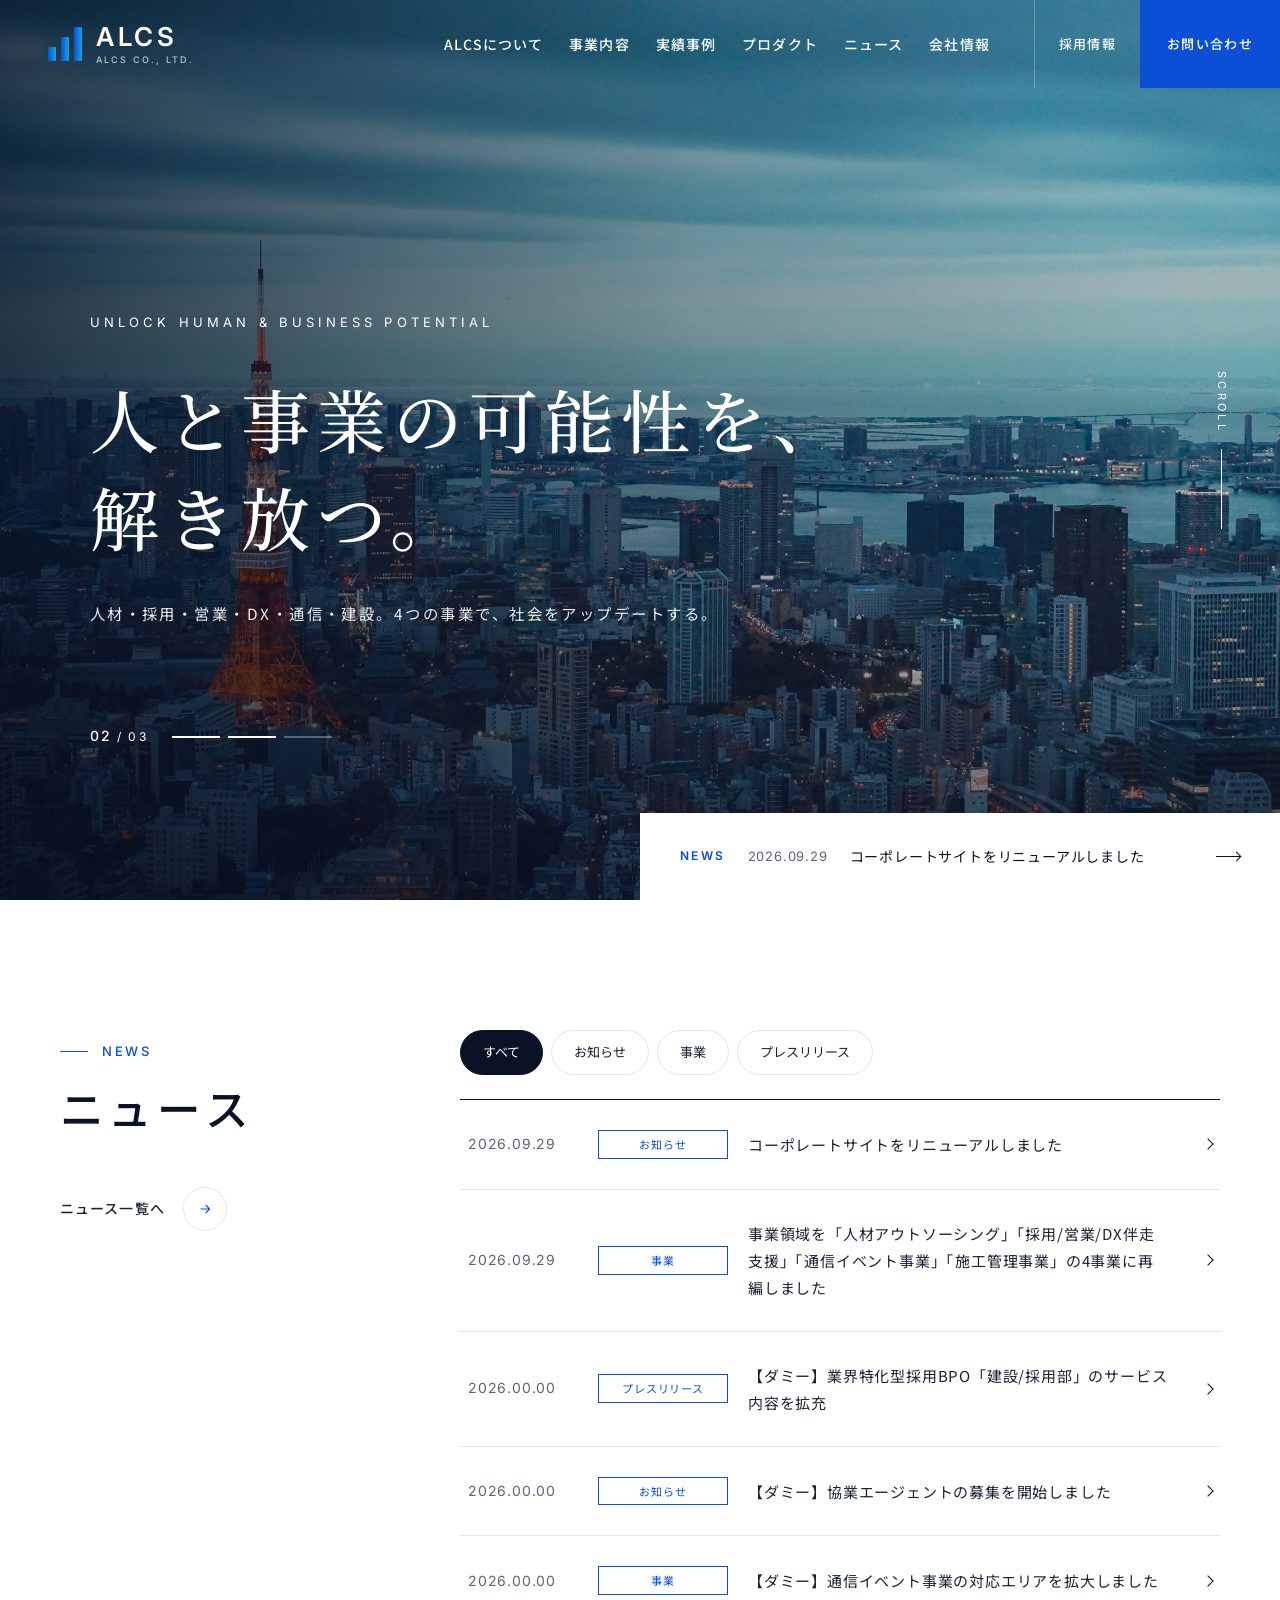
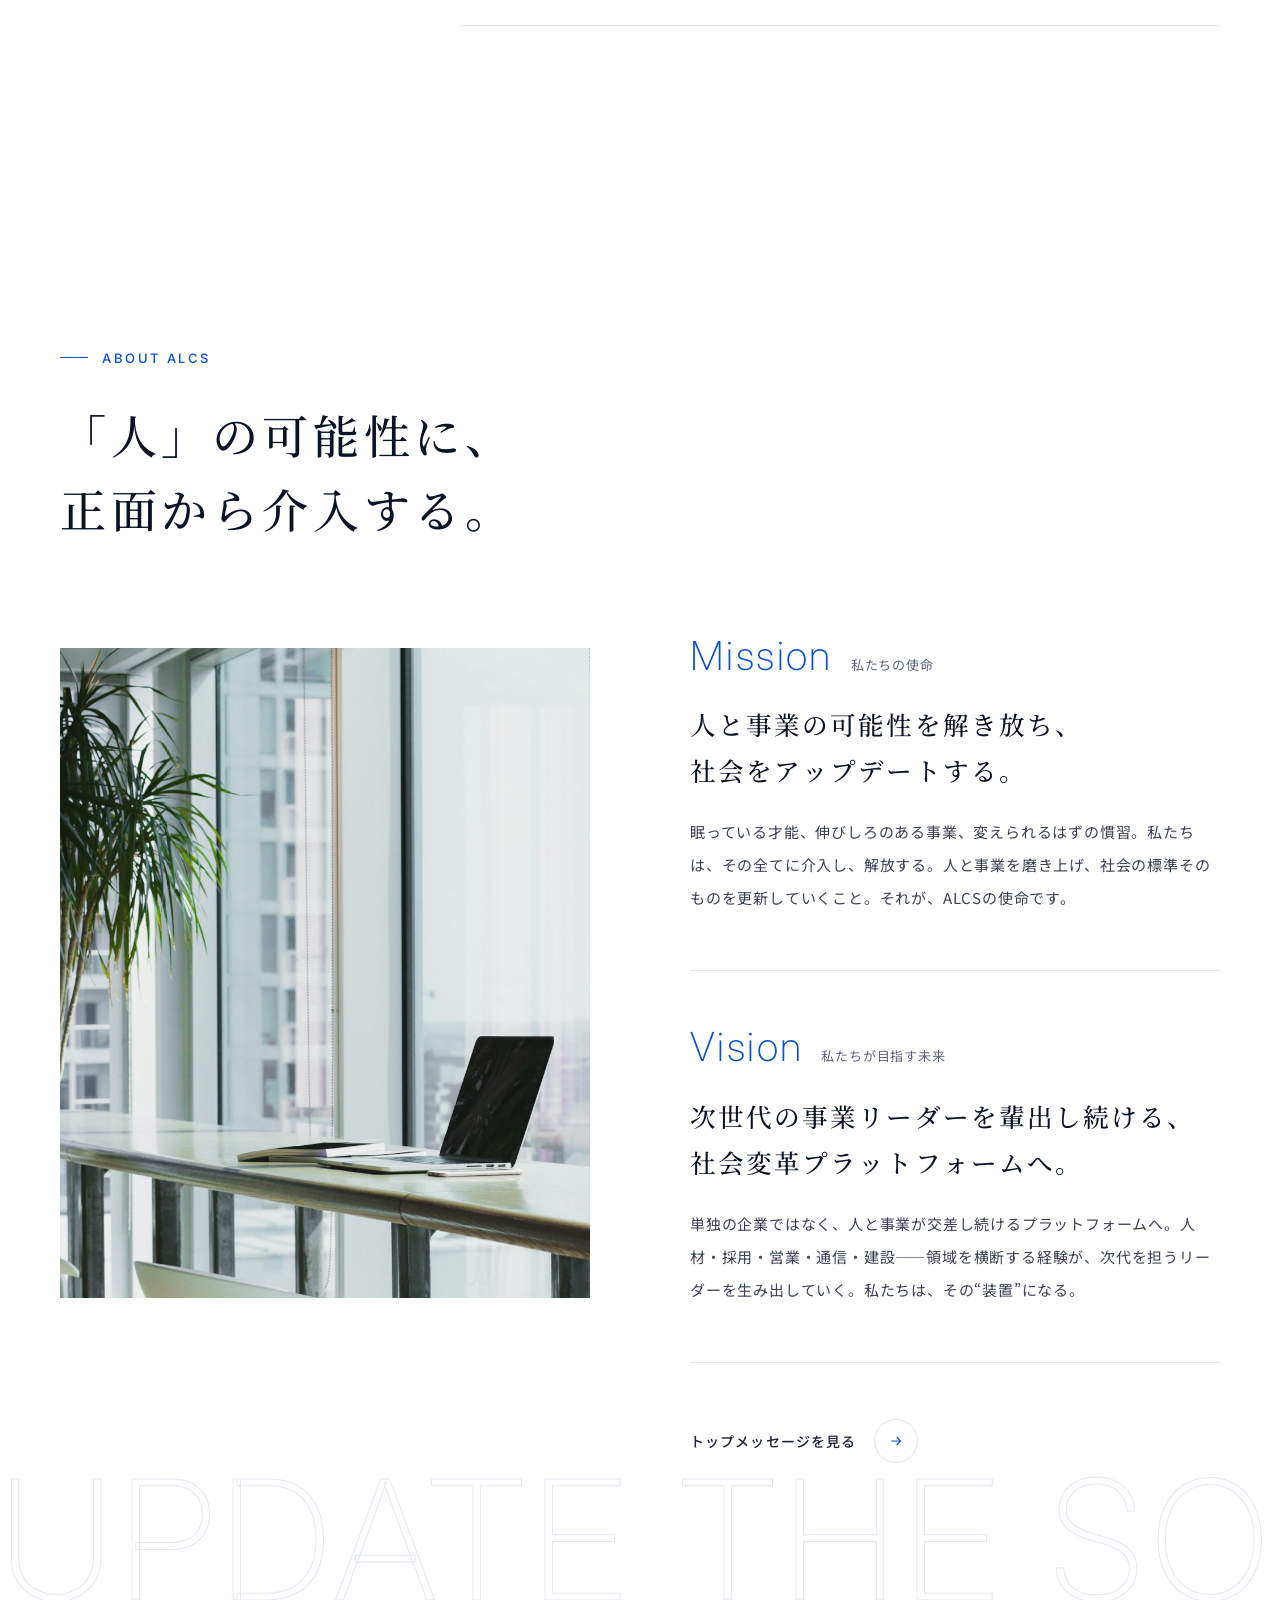
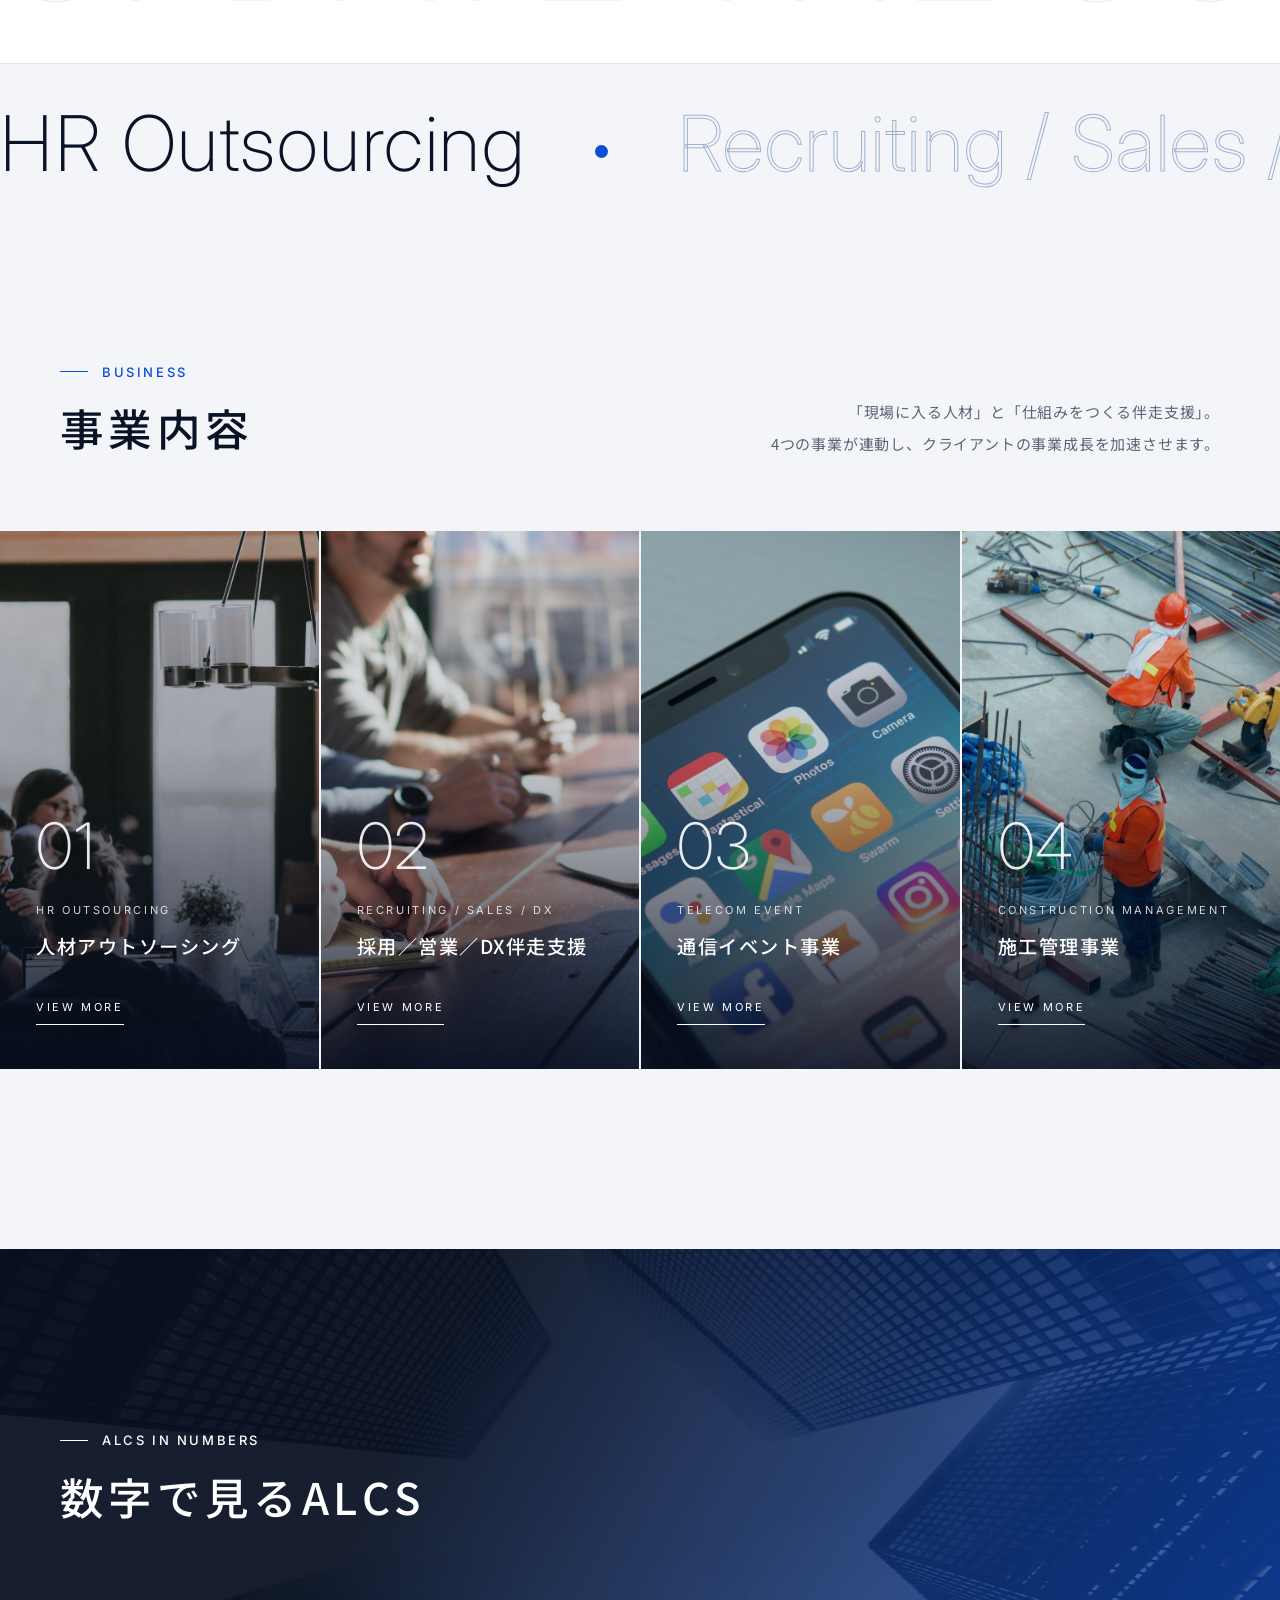
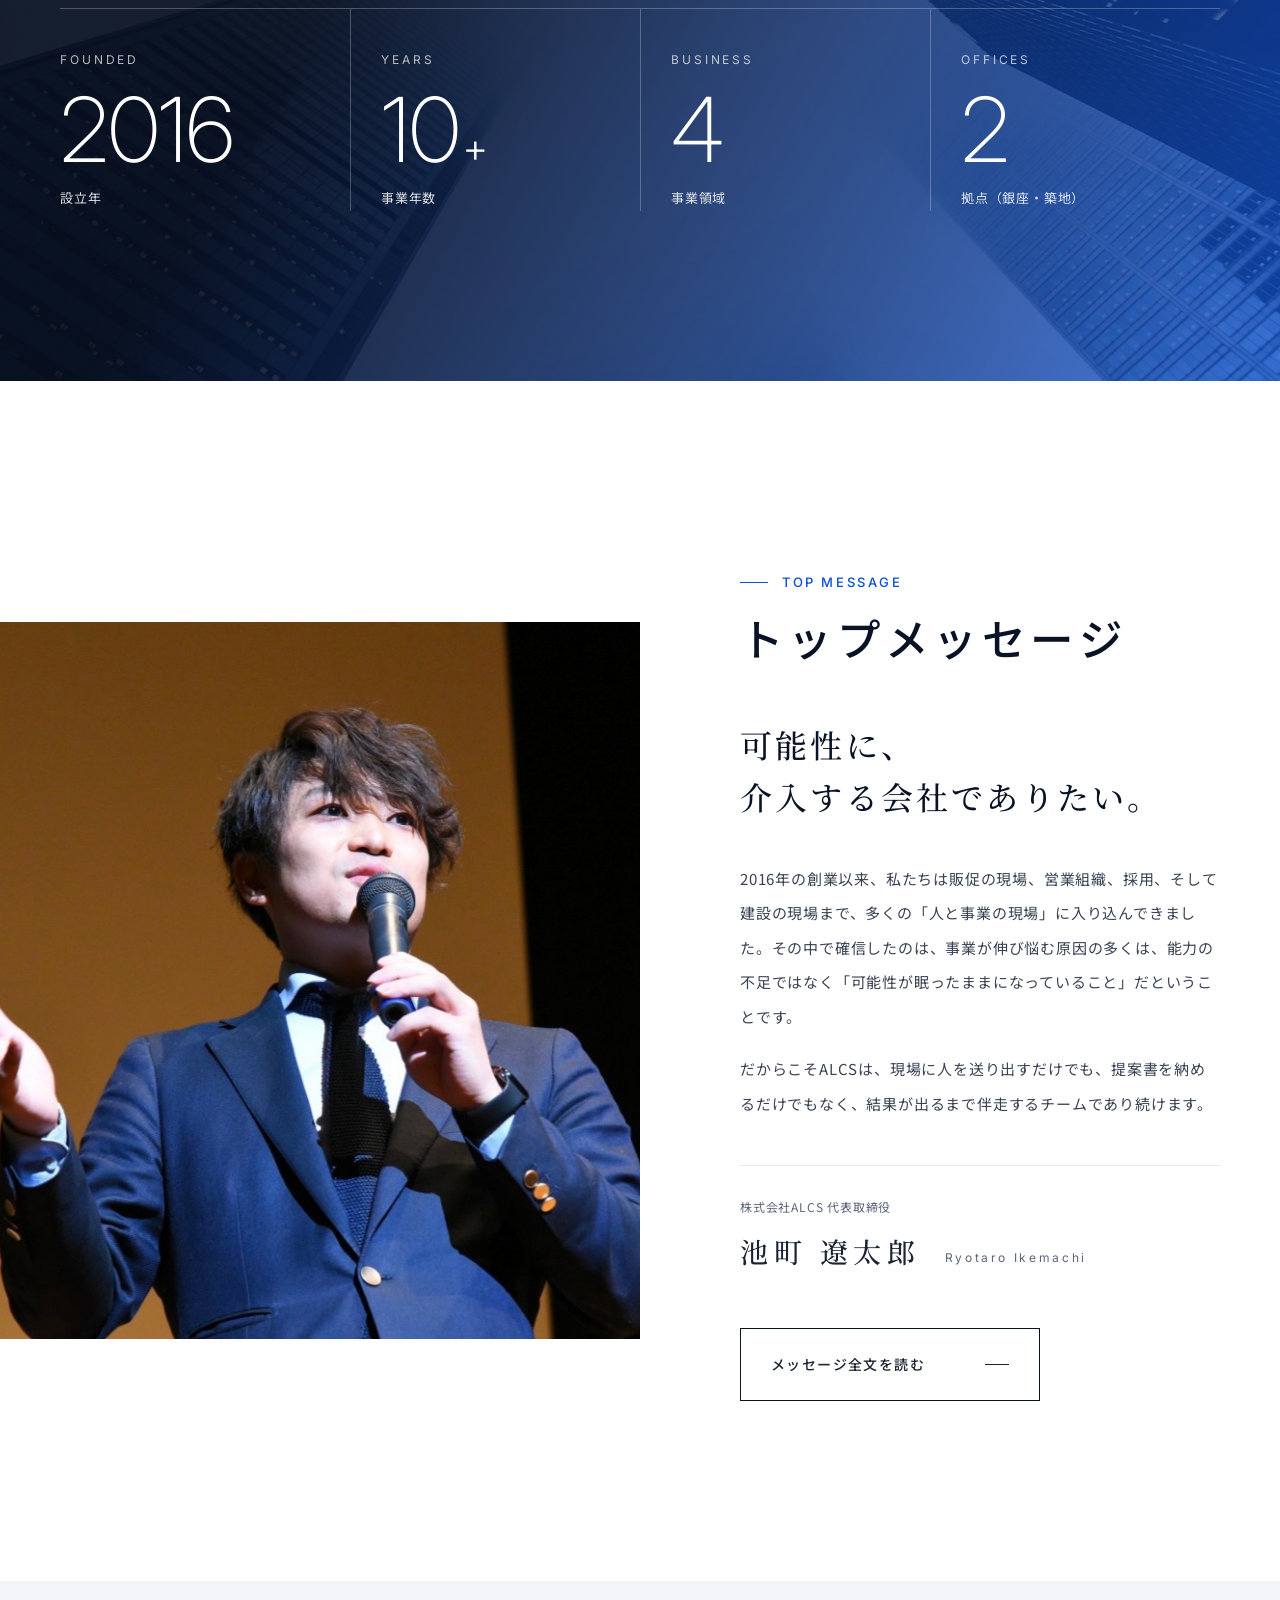
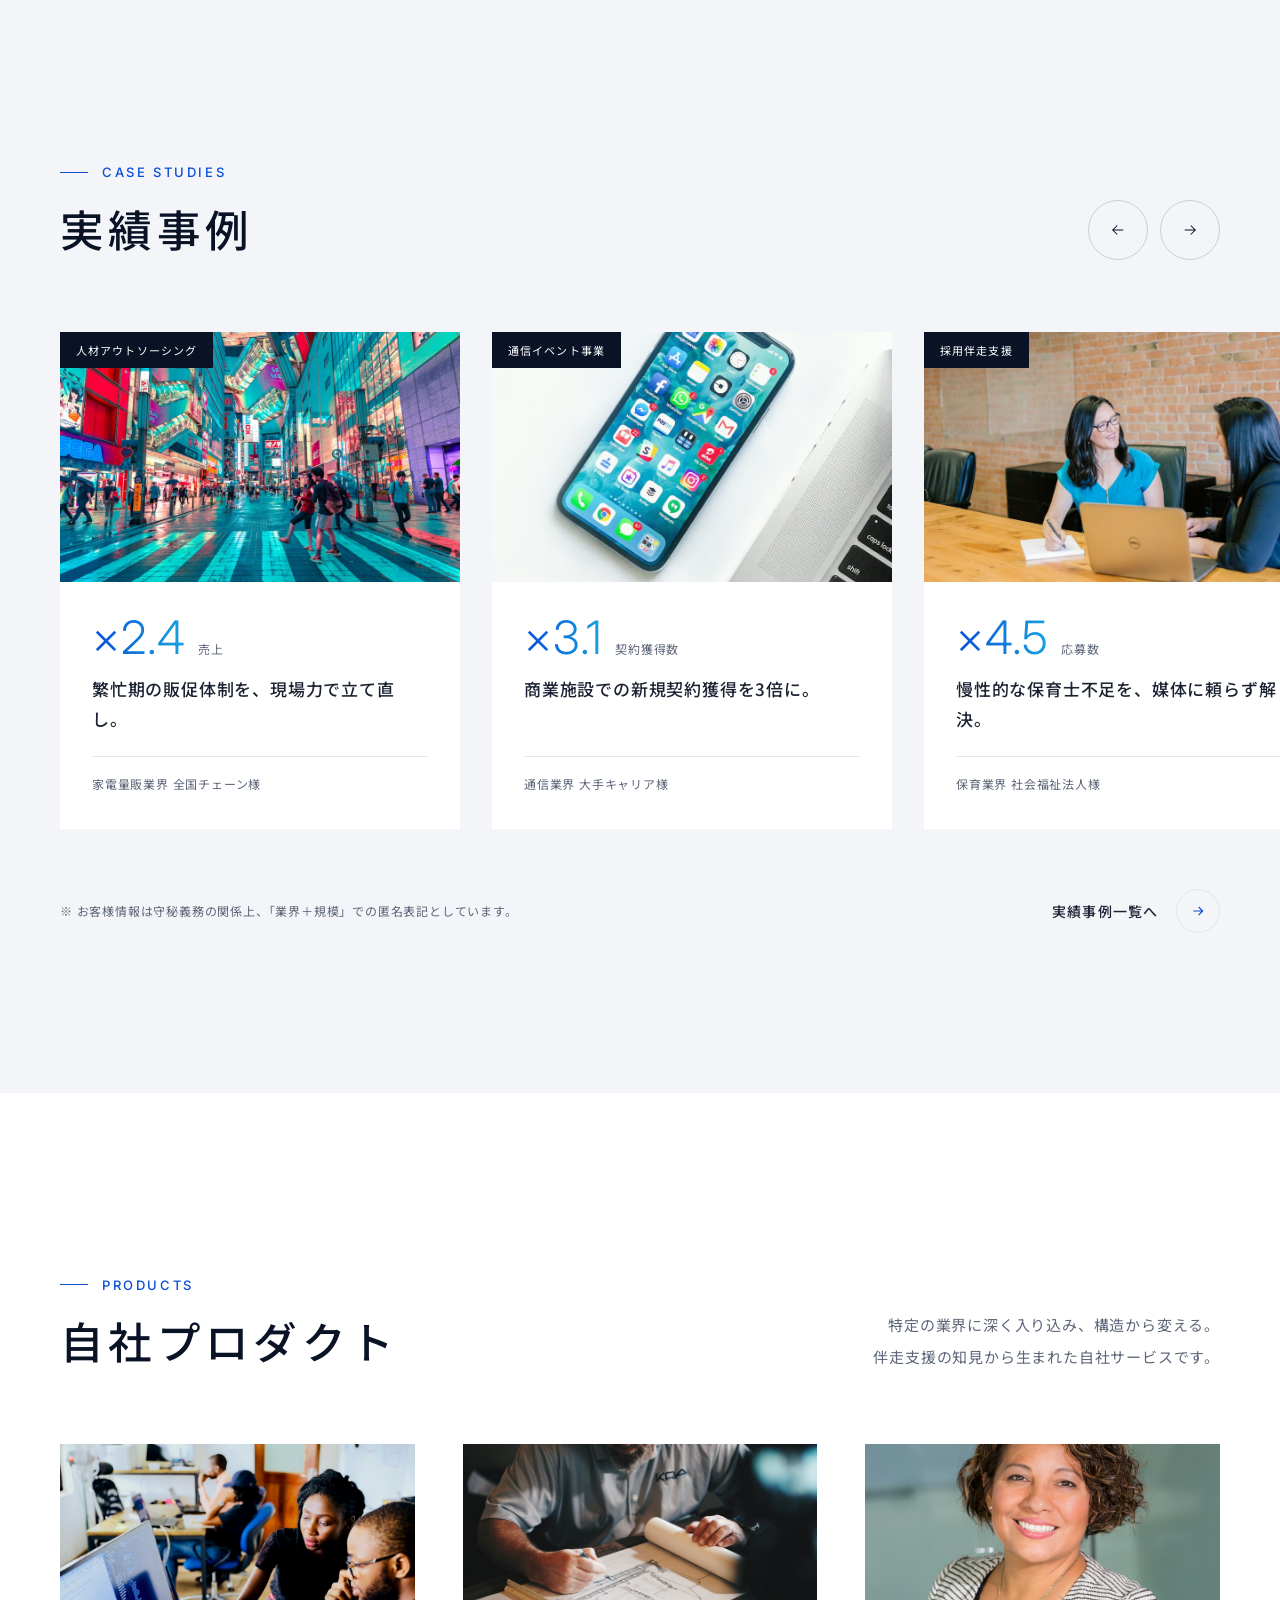
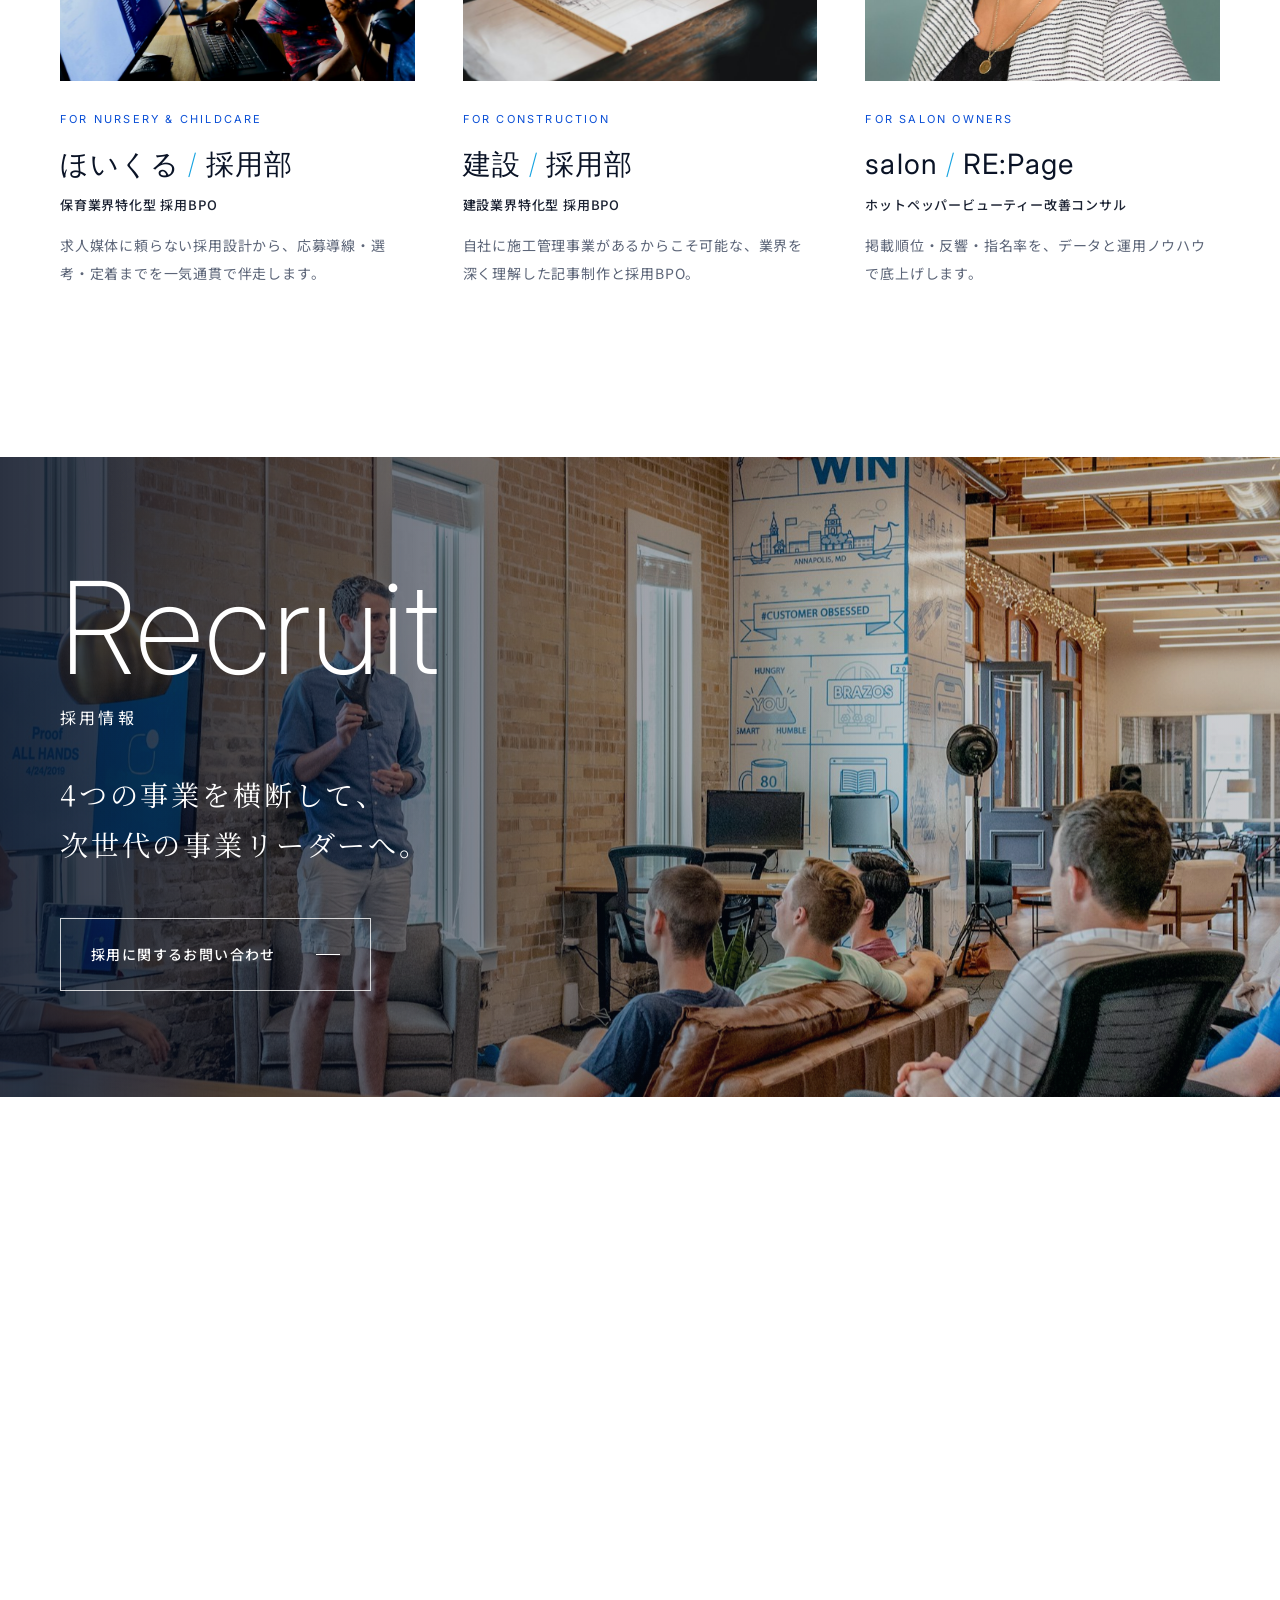
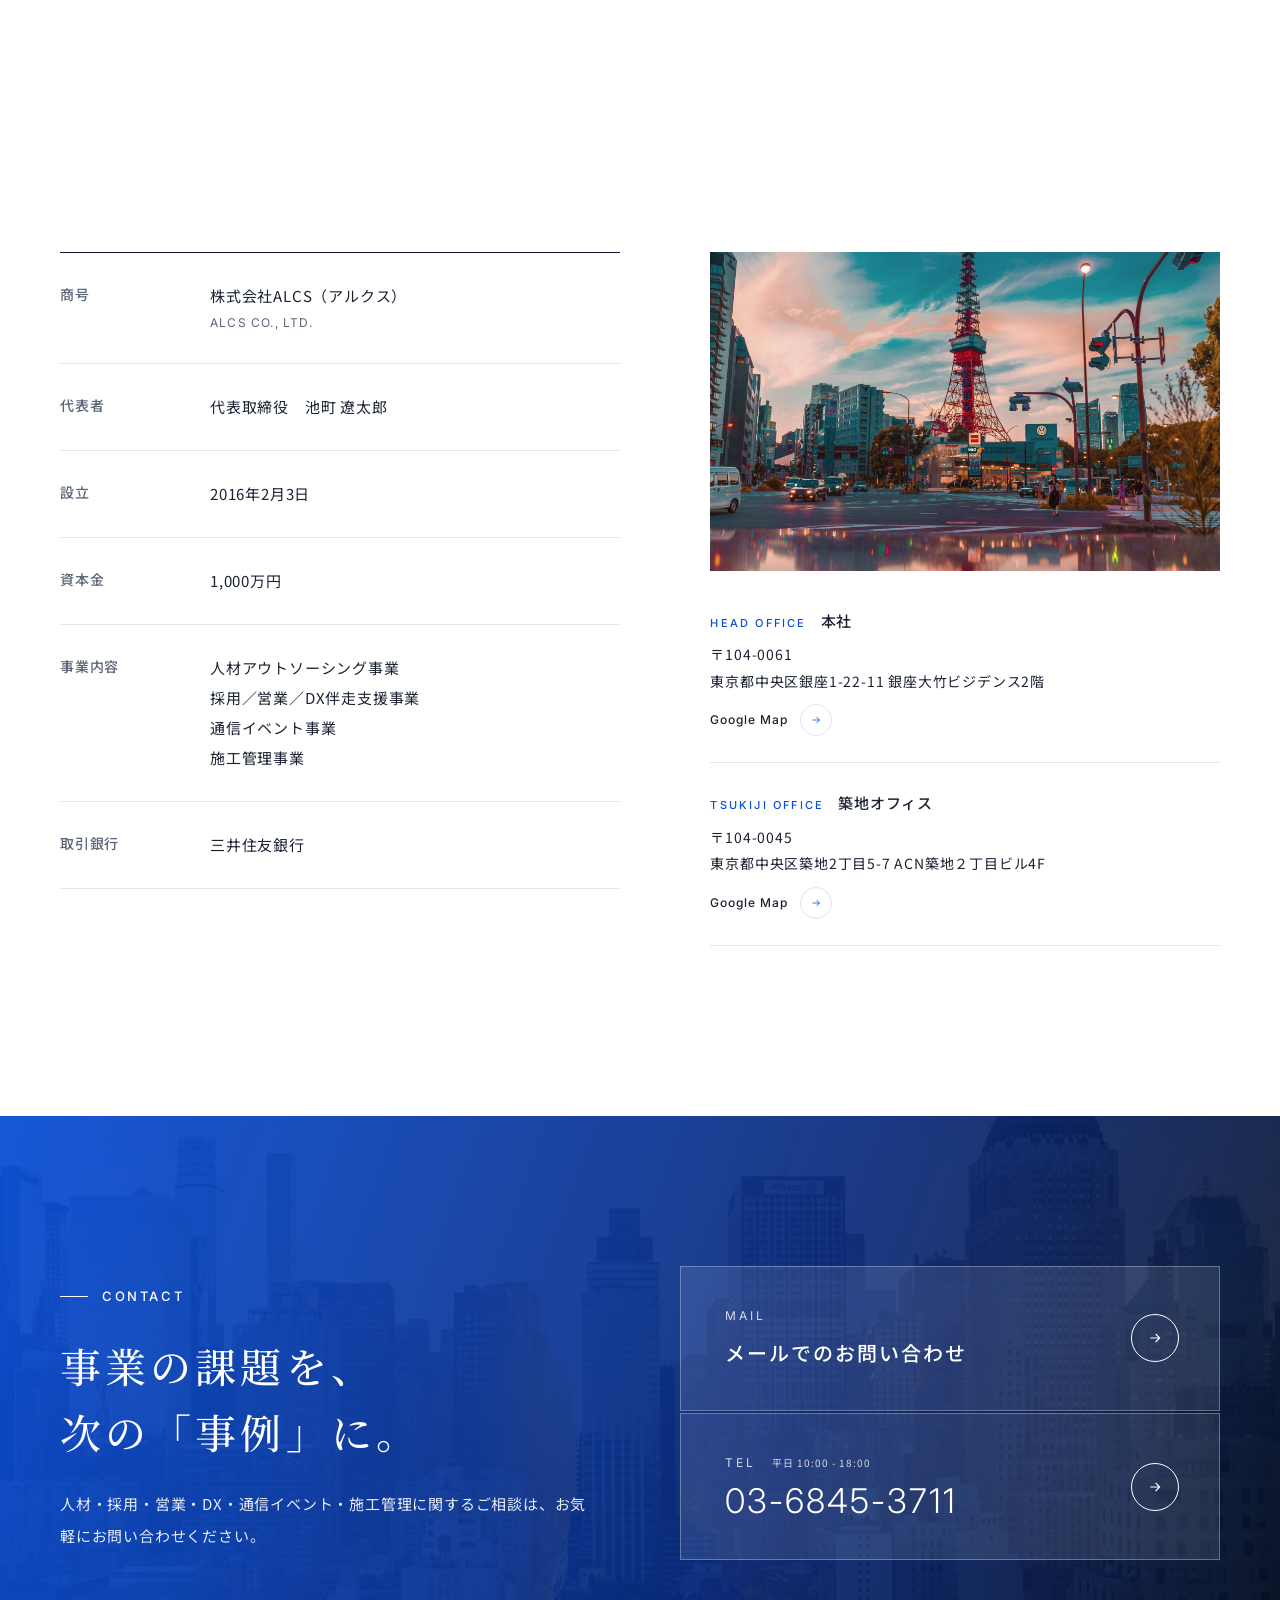
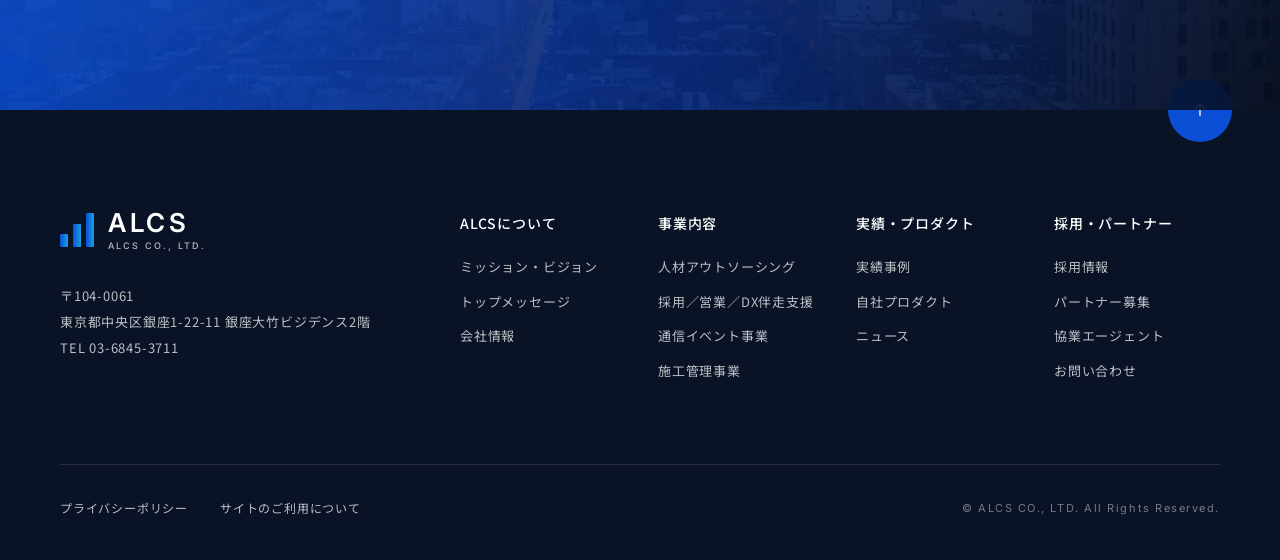
<file: index.html>
<!DOCTYPE html>
<html lang="ja">
<head>
<meta charset="UTF-8">
<meta name="viewport" content="width=device-width, initial-scale=1">
<meta name="robots" content="noindex, nofollow">
<title>株式会社ALCS（アルクス）｜人と事業の可能性を、解き放つ。</title>
<meta name="description" content="株式会社ALCSは、人材アウトソーシング・採用/営業/DX伴走支援・通信イベント事業・施工管理事業の4つの事業で、人と事業の可能性を解き放ち、社会をアップデートします。">
<link rel="preconnect" href="https://fonts.googleapis.com">
<link rel="preconnect" href="https://fonts.gstatic.com" crossorigin>
<link href="https://fonts.googleapis.com/css2?family=Inter:wght@200;300;400;500;600&family=Noto+Sans+JP:wght@300;400;500;700&family=Noto+Serif+JP:wght@400;500;600&display=swap" rel="stylesheet">
<script>
try{var d=document.documentElement;if(!matchMedia('(prefers-reduced-motion: reduce)').matches){if(!sessionStorage.getItem('alcs_loaded')&&!/\/business\//.test(location.pathname))d.classList.add('is-loading');if(sessionStorage.getItem('alcs_trans'))d.classList.add('is-entering');}sessionStorage.removeItem('alcs_trans');}catch(e){}
</script>
<link rel="stylesheet" href="css/style.css?v=5">
</head>
<body>
<div class="loader" aria-hidden="true">
  <div class="loader__logo">
    <span class="logo__mark"><i></i><i></i><i></i></span>
    <span class="loader__text"><span>ALCS</span></span>
  </div>
  <p class="loader__copy"><span>Unlock Human &amp; Business Potential</span></p>
</div>

<!-- ============ HEADER ============ -->
<header class="header" id="header">
  <div class="header__main">
    <a href="#top" class="logo" aria-label="株式会社ALCS トップ">
      <span class="logo__mark"><i></i><i></i><i></i></span>
      <span class="logo__text"><b>ALCS</b><small>ALCS CO., LTD.</small></span>
    </a>
    <nav class="gnav" id="gnav" aria-label="グローバルナビゲーション">
      <ul class="gnav__list">
        <li><a href="#about">ALCSについて</a></li>
        <li class="has-mega">
          <a href="#business">事業内容</a>
          <div class="mega">
            <div class="mega__inner">
              <div class="mega__head">
                <p class="mega__en">BUSINESS</p>
                <p class="mega__ja">事業内容</p>
                <a href="#business" class="link-arrow">事業内容トップ</a>
              </div>
              <ul class="mega__list">
                <li><a href="business/hr-outsourcing.html"><span class="mega__img" style="background-image:url(images/biz01.jpg)"></span><span>01</span>人材アウトソーシング</a></li>
                <li><a href="business/growth-support.html"><span class="mega__img" style="background-image:url(images/biz02.jpg)"></span><span>02</span>採用／営業／DX伴走支援</a></li>
                <li><a href="business/telecom-event.html"><span class="mega__img" style="background-image:url(images/biz03.jpg)"></span><span>03</span>通信イベント事業</a></li>
                <li><a href="business/construction.html"><span class="mega__img" style="background-image:url(images/biz04.jpg)"></span><span>04</span>施工管理事業</a></li>
              </ul>
            </div>
          </div>
        </li>
        <li><a href="#cases">実績事例</a></li>
        <li><a href="#products">プロダクト</a></li>
        <li><a href="#news">ニュース</a></li>
        <li><a href="#company">会社情報</a></li>
      </ul>
      <div class="gnav__util">
        <a href="#recruit" class="gnav__recruit">採用情報</a>
        <a href="#contact" class="gnav__contact">お問い合わせ</a>
      </div>
    </nav>
    <button class="hamburger" id="hamburger" aria-label="メニュー" aria-expanded="false"><span></span><span></span></button>
  </div>
</header>

<main>
<!-- ============ HERO ============ -->
<section class="hero" id="top">
  <div class="hero__slides">
    <div class="hero__slide is-active" style="background-image:url(images/hero1.jpg)"></div>
    <div class="hero__slide" style="background-image:url(images/hero2.jpg)"></div>
    <div class="hero__slide" style="background-image:url(images/hero3.jpg)"></div>
  </div>
  <div class="hero__shade"></div>
  <div class="hero__content">
    <p class="hero__en"><span>Unlock Human &amp; Business Potential</span></p>
    <h1 class="hero__copy">
      <span class="line"><span>人と事業の可能性を、</span></span>
      <span class="line"><span>解き放つ。</span></span>
    </h1>
    <p class="hero__sub">人材・採用・営業・DX・通信・建設。<br class="sp">4つの事業で、社会をアップデートする。</p>
  </div>
  <div class="hero__pager" aria-hidden="true">
    <span class="hero__count"><b id="heroNum">01</b> / 03</span>
    <span class="hero__bars"><i class="is-active"></i><i></i><i></i></span>
  </div>
  <a href="#news" class="hero__news">
    <span class="hero__news-label">NEWS</span>
    <time>2026.09.29</time>
    <span class="hero__news-title">コーポレートサイトをリニューアルしました</span>
    <span class="hero__news-arrow"></span>
  </a>
  <div class="hero__scroll"><span>Scroll</span></div>
</section>

<!-- ============ NEWS ============ -->
<section class="news" id="news">
  <div class="container news__grid">
    <div class="news__head reveal">
      <p class="label">News</p>
      <h2 class="sec-title">ニュース</h2>
      <a href="#" class="link-arrow">ニュース一覧へ</a>
    </div>
    <div class="news__body reveal">
      <div class="news__tabs" role="tablist">
        <button class="is-active" data-cat="all">すべて</button>
        <button data-cat="info">お知らせ</button>
        <button data-cat="biz">事業</button>
        <button data-cat="press">プレスリリース</button>
      </div>
      <ul class="news__list" id="newsList">
        <li data-cat="info"><a href="#"><time>2026.09.29</time><span class="news__cat">お知らせ</span><span class="news__title">コーポレートサイトをリニューアルしました</span></a></li>
        <li data-cat="biz"><a href="#"><time>2026.09.29</time><span class="news__cat">事業</span><span class="news__title">事業領域を「人材アウトソーシング」「採用/営業/DX伴走支援」「通信イベント事業」「施工管理事業」の4事業に再編しました</span></a></li>
        <li data-cat="press"><a href="#"><time>2026.00.00</time><span class="news__cat">プレスリリース</span><span class="news__title">【ダミー】業界特化型採用BPO「建設/採用部」のサービス内容を拡充</span></a></li>
        <li data-cat="info"><a href="#"><time>2026.00.00</time><span class="news__cat">お知らせ</span><span class="news__title">【ダミー】協業エージェントの募集を開始しました</span></a></li>
        <li data-cat="biz"><a href="#"><time>2026.00.00</time><span class="news__cat">事業</span><span class="news__title">【ダミー】通信イベント事業の対応エリアを拡大しました</span></a></li>
      </ul>
    </div>
  </div>
</section>

<!-- ============ ABOUT / MISSION ============ -->
<section class="about" id="about">
  <div class="container">
    <div class="about__head reveal">
      <p class="label">About ALCS</p>
      <h2 class="about__title">「人」の可能性に、<br>正面から介入する。</h2>
    </div>
    <div class="about__grid">
      <div class="about__img reveal"><div class="img-zoom" style="background-image:url(images/mission.jpg)"></div></div>
      <div class="about__body">
        <div class="mv reveal">
          <p class="mv__label"><span>Mission</span>私たちの使命</p>
          <p class="mv__copy">人と事業の可能性を解き放ち、<br>社会をアップデートする。</p>
          <p class="mv__text">眠っている才能、伸びしろのある事業、変えられるはずの慣習。私たちは、その全てに介入し、解放する。人と事業を磨き上げ、社会の標準そのものを更新していくこと。それが、ALCSの使命です。</p>
        </div>
        <div class="mv reveal">
          <p class="mv__label"><span>Vision</span>私たちが目指す未来</p>
          <p class="mv__copy">次世代の事業リーダーを輩出し続ける、<br>社会変革プラットフォームへ。</p>
          <p class="mv__text">単独の企業ではなく、人と事業が交差し続けるプラットフォームへ。人材・採用・営業・通信・建設——領域を横断する経験が、次代を担うリーダーを生み出していく。私たちは、その“装置”になる。</p>
        </div>
        <a href="#message" class="link-arrow reveal">トップメッセージを見る</a>
      </div>
    </div>
  </div>
  <p class="about__bgtext" aria-hidden="true">UPDATE THE SOCIETY</p>
</section>

<!-- ============ TICKER ============ -->
<div class="ticker" aria-hidden="true">
  <div class="ticker__track">
    <span>HR Outsourcing</span><span>Recruiting / Sales / DX</span><span>Telecom Event</span><span>Construction Management</span>
    <span>HR Outsourcing</span><span>Recruiting / Sales / DX</span><span>Telecom Event</span><span>Construction Management</span>
  </div>
</div>

<!-- ============ BUSINESS ============ -->
<section class="business" id="business">
  <div class="container">
    <div class="sec-head reveal">
      <div>
        <p class="label">Business</p>
        <h2 class="sec-title">事業内容</h2>
      </div>
      <p class="sec-head__lead">「現場に入る人材」と「仕組みをつくる伴走支援」。<br>4つの事業が連動し、クライアントの事業成長を加速させます。</p>
    </div>
  </div>

  <div class="biz-tiles">
    <a href="business/hr-outsourcing.html" class="biz-tile reveal">
      <div class="biz-tile__img" style="background-image:url(images/biz01.jpg);background-position:30% 85%"></div>
      <div class="biz-tile__body">
        <p class="biz-tile__num">01</p>
        <p class="biz-tile__en">HR Outsourcing</p>
        <h3 class="biz-tile__title">人材アウトソーシング</h3>
        <p class="biz-tile__text">現場を動かすプロ人材を、必要なときに必要なだけ。</p>
      </div>
    </a>
    <a href="business/growth-support.html" class="biz-tile reveal">
      <div class="biz-tile__img" style="background-image:url(images/biz02.jpg)"></div>
      <div class="biz-tile__body">
        <p class="biz-tile__num">02</p>
        <p class="biz-tile__en">Recruiting / Sales / DX</p>
        <h3 class="biz-tile__title">採用／営業／DX伴走支援</h3>
        <p class="biz-tile__text">仕組みができるまで、隣で走る伴走型支援。</p>
      </div>
    </a>
    <a href="business/telecom-event.html" class="biz-tile reveal">
      <div class="biz-tile__img" style="background-image:url(images/biz03.jpg)"></div>
      <div class="biz-tile__body">
        <p class="biz-tile__num">03</p>
        <p class="biz-tile__en">Telecom Event</p>
        <h3 class="biz-tile__title">通信イベント事業</h3>
        <p class="biz-tile__text">商業施設の一角を、最も成果の出る売り場に。</p>
      </div>
    </a>
    <a href="business/construction.html" class="biz-tile reveal">
      <div class="biz-tile__img" style="background-image:url(images/biz04.jpg)"></div>
      <div class="biz-tile__body">
        <p class="biz-tile__num">04</p>
        <p class="biz-tile__en">Construction Management</p>
        <h3 class="biz-tile__title">施工管理事業</h3>
        <p class="biz-tile__text">工程・品質・安全を、確実に守り抜く。</p>
      </div>
    </a>
  </div>

</section>

<!-- ============ NUMBERS ============ -->
<section class="numbers">
  <div class="numbers__bg" style="background-image:url(images/numbers.jpg)"></div>
  <div class="container numbers__inner">
    <div class="numbers__head reveal">
      <p class="label label--white">ALCS in Numbers</p>
      <h2 class="sec-title sec-title--white">数字で見るALCS</h2>
    </div>
    <ul class="numbers__list">
      <li class="reveal"><p class="numbers__label">Founded</p><p class="numbers__val"><span class="count" data-to="2016">2016</span></p><p class="numbers__ja">設立年</p></li>
      <li class="reveal"><p class="numbers__label">Years</p><p class="numbers__val"><span class="count" data-to="10">10</span><small>+</small></p><p class="numbers__ja">事業年数</p></li>
      <li class="reveal"><p class="numbers__label">Business</p><p class="numbers__val"><span class="count" data-to="4">4</span></p><p class="numbers__ja">事業領域</p></li>
      <li class="reveal"><p class="numbers__label">Offices</p><p class="numbers__val"><span class="count" data-to="2">2</span></p><p class="numbers__ja">拠点（銀座・築地）</p></li>
    </ul>
  </div>
</section>

<!-- ============ TOP MESSAGE ============ -->
<section class="message" id="message">
  <div class="message__grid">
    <div class="message__photo reveal">
      <div class="img-zoom" style="background-image:url(images/ikemachi.jpg);background-position:55% 30%"></div>
    </div>
    <div class="message__body">
      <p class="label reveal">Top Message</p>
      <h2 class="sec-title reveal">トップメッセージ</h2>
      <p class="message__lead reveal">可能性に、<br>介入する会社でありたい。</p>
      <div class="message__text reveal">
        <p>2016年の創業以来、私たちは販促の現場、営業組織、採用、そして建設の現場まで、多くの「人と事業の現場」に入り込んできました。その中で確信したのは、事業が伸び悩む原因の多くは、能力の不足ではなく「可能性が眠ったままになっていること」だということです。</p>
        <p>だからこそALCSは、現場に人を送り出すだけでも、提案書を納めるだけでもなく、結果が出るまで伴走するチームであり続けます。</p>
      </div>
      <div class="message__sign reveal">
        <p class="message__role">株式会社ALCS 代表取締役</p>
        <p class="message__name">池町 遼太郎</p>
        <p class="message__en">Ryotaro Ikemachi</p>
      </div>
      <a href="#" class="btn reveal"><span>メッセージ全文を読む</span></a>
    </div>
  </div>
</section>

<!-- ============ CASES ============ -->
<section class="cases" id="cases">
  <div class="container">
    <div class="sec-head reveal">
      <div>
        <p class="label">Case Studies</p>
        <h2 class="sec-title">実績事例</h2>
      </div>
      <div class="slider-nav">
        <button class="slider-btn" data-dir="-1" aria-label="前へ"></button>
        <button class="slider-btn slider-btn--next" data-dir="1" aria-label="次へ"></button>
      </div>
    </div>
  </div>
  <div class="cases__track" id="caseTrack">
    <article class="case">
      <div class="case__img"><div class="img-zoom" style="background-image:url(images/case01.jpg)"></div><span class="case__cat">人材アウトソーシング</span></div>
      <div class="case__body">
        <p class="case__kpi"><b>×2.4</b>売上</p>
        <h3 class="case__title">繁忙期の販促体制を、現場力で立て直し。</h3>
        <p class="case__client">家電量販業界 全国チェーン様</p>
      </div>
    </article>
    <article class="case">
      <div class="case__img"><div class="img-zoom" style="background-image:url(images/case02.jpg)"></div><span class="case__cat">通信イベント事業</span></div>
      <div class="case__body">
        <p class="case__kpi"><b>×3.1</b>契約獲得数</p>
        <h3 class="case__title">商業施設での新規契約獲得を3倍に。</h3>
        <p class="case__client">通信業界 大手キャリア様</p>
      </div>
    </article>
    <article class="case">
      <div class="case__img"><div class="img-zoom" style="background-image:url(images/case03.jpg)"></div><span class="case__cat">採用伴走支援</span></div>
      <div class="case__body">
        <p class="case__kpi"><b>×4.5</b>応募数</p>
        <h3 class="case__title">慢性的な保育士不足を、媒体に頼らず解決。</h3>
        <p class="case__client">保育業界 社会福祉法人様</p>
      </div>
    </article>
    <article class="case">
      <div class="case__img"><div class="img-zoom" style="background-image:url(images/case04.jpg)"></div><span class="case__cat">営業伴走支援</span></div>
      <div class="case__body">
        <p class="case__kpi"><b>×2.0</b>商談化率</p>
        <h3 class="case__title">商談化率を倍増、12週間の伴走支援。</h3>
        <p class="case__client">SaaS業界 シリーズB企業様</p>
      </div>
    </article>
    <article class="case">
      <div class="case__img"><div class="img-zoom" style="background-image:url(images/case05.jpg)"></div><span class="case__cat">施工管理事業</span></div>
      <div class="case__body">
        <p class="case__kpi"><b>100%</b>工期遵守</p>
        <h3 class="case__title">商業施設改装、工期厳守の現場運営。</h3>
        <p class="case__client">商業施設運営 大手デベロッパー様</p>
      </div>
    </article>
    <article class="case">
      <div class="case__img"><div class="img-zoom" style="background-image:url(images/case06.jpg)"></div><span class="case__cat">DX伴走支援</span></div>
      <div class="case__body">
        <p class="case__kpi"><b>−62%</b>業務時間</p>
        <h3 class="case__title">業務効率化システムで、業務時間を6割削減。</h3>
        <p class="case__client">不動産業界 中堅デベロッパー様</p>
      </div>
    </article>
  </div>
  <div class="container cases__foot">
    <p class="cases__note">※ お客様情報は守秘義務の関係上、「業界＋規模」での匿名表記としています。</p>
    <a href="#" class="link-arrow">実績事例一覧へ</a>
  </div>
</section>

<!-- ============ PRODUCTS ============ -->
<section class="products" id="products">
  <div class="container">
    <div class="sec-head reveal">
      <div>
        <p class="label">Products</p>
        <h2 class="sec-title">自社プロダクト</h2>
      </div>
      <p class="sec-head__lead">特定の業界に深く入り込み、構造から変える。<br>伴走支援の知見から生まれた自社サービスです。</p>
    </div>
    <div class="products__grid">
      <a href="#" class="product reveal">
        <div class="product__img"><div class="img-zoom" style="background-image:url(images/prod01.jpg)"></div></div>
        <p class="product__for">For Nursery &amp; Childcare</p>
        <h3 class="product__name">ほいくる<span>/</span>採用部</h3>
        <p class="product__type">保育業界特化型 採用BPO</p>
        <p class="product__text">求人媒体に頼らない採用設計から、応募導線・選考・定着までを一気通貫で伴走します。</p>
      </a>
      <a href="#" class="product reveal">
        <div class="product__img"><div class="img-zoom" style="background-image:url(images/prod02.jpg)"></div></div>
        <p class="product__for">For Construction</p>
        <h3 class="product__name">建設<span>/</span>採用部</h3>
        <p class="product__type">建設業界特化型 採用BPO</p>
        <p class="product__text">自社に施工管理事業があるからこそ可能な、業界を深く理解した記事制作と採用BPO。</p>
      </a>
      <a href="#" class="product reveal">
        <div class="product__img"><div class="img-zoom" style="background-image:url(images/prod03.jpg)"></div></div>
        <p class="product__for">For Salon Owners</p>
        <h3 class="product__name">salon<span>/</span>RE:Page</h3>
        <p class="product__type">ホットペッパービューティー改善コンサル</p>
        <p class="product__text">掲載順位・反響・指名率を、データと運用ノウハウで底上げします。</p>
      </a>
    </div>
  </div>
</section>

<!-- ============ RECRUIT ============ -->
<section class="recruit" id="recruit">
  <a href="#contact" class="recruit__banner reveal">
    <div class="recruit__bg img-zoom" style="background-image:url(images/join.jpg)"></div>
    <div class="recruit__inner">
      <p class="recruit__en">Recruit</p>
      <h2 class="recruit__title">採用情報</h2>
      <p class="recruit__copy">4つの事業を横断して、<br>次世代の事業リーダーへ。</p>
      <span class="btn btn--white"><span>採用に関するお問い合わせ</span></span>
    </div>
  </a>
  <div class="recruit__sub">
    <a href="#contact" class="sub-card reveal">
      <div class="sub-card__img img-zoom" style="background-image:url(images/partner.jpg)"></div>
      <div class="sub-card__body">
        <p class="sub-card__en">Partner</p>
        <h3 class="sub-card__title">パートナー募集</h3>
        <p class="sub-card__text">法人様の業務提携・受発注・代理店契約、個人事業主様の業務委託を募集しています。</p>
      </div>
    </a>
    <a href="#contact" class="sub-card reveal">
      <div class="sub-card__img img-zoom" style="background-image:url(images/agent.jpg)"></div>
      <div class="sub-card__body">
        <p class="sub-card__en">Collaboration Agent</p>
        <h3 class="sub-card__title">協業エージェント</h3>
        <p class="sub-card__text">案件創出・営業活動・パートナー紹介で協業いただける方を募集。実績次第では起業支援まで。</p>
      </div>
    </a>
  </div>
</section>

<!-- ============ COMPANY ============ -->
<section class="company" id="company">
  <div class="container">
    <div class="sec-head reveal">
      <div>
        <p class="label">Company</p>
        <h2 class="sec-title">会社情報</h2>
      </div>
    </div>
    <div class="company__grid">
      <dl class="company__table reveal">
        <div><dt>商号</dt><dd>株式会社ALCS（アルクス）<small>ALCS CO., LTD.</small></dd></div>
        <div><dt>代表者</dt><dd>代表取締役　池町 遼太郎</dd></div>
        <div><dt>設立</dt><dd>2016年2月3日</dd></div>
        <div><dt>資本金</dt><dd>1,000万円</dd></div>
        <div><dt>事業内容</dt><dd>人材アウトソーシング事業<br>採用／営業／DX伴走支援事業<br>通信イベント事業<br>施工管理事業</dd></div>
        <div><dt>取引銀行</dt><dd>三井住友銀行</dd></div>
      </dl>
      <div class="company__offices reveal">
        <div class="company__photo img-zoom" style="background-image:url(images/company.jpg)"></div>
        <div class="office">
          <p class="office__name"><span>Head Office</span>本社</p>
          <p>〒104-0061<br>東京都中央区銀座1-22-11 銀座大竹ビジデンス2階</p>
          <a href="https://www.google.com/maps/search/?api=1&amp;query=東京都中央区銀座1-22-11" target="_blank" rel="noopener" class="link-arrow link-arrow--sm">Google Map</a>
        </div>
        <div class="office">
          <p class="office__name"><span>Tsukiji Office</span>築地オフィス</p>
          <p>〒104-0045<br>東京都中央区築地2丁目5-7 ACN築地２丁目ビル4F</p>
          <a href="https://www.google.com/maps/search/?api=1&amp;query=東京都中央区築地2丁目5-7" target="_blank" rel="noopener" class="link-arrow link-arrow--sm">Google Map</a>
        </div>
      </div>
    </div>
  </div>
</section>

<!-- ============ CONTACT ============ -->
<section class="contact" id="contact">
  <div class="contact__bg" style="background-image:url(images/contact.jpg)"></div>
  <div class="container contact__inner">
    <div class="contact__head reveal">
      <p class="label label--white">Contact</p>
      <h2 class="contact__title">事業の課題を、<br>次の「事例」に。</h2>
      <p class="contact__text">人材・採用・営業・DX・通信イベント・施工管理に関するご相談は、お気軽にお問い合わせください。</p>
    </div>
    <div class="contact__btns reveal">
      <a href="mailto:info@alcs.co.jp" class="contact__btn">
        <span class="contact__btn-en">Mail</span>
        <span class="contact__btn-ja">メールでのお問い合わせ</span>
      </a>
      <a href="tel:0368453711" class="contact__btn">
        <span class="contact__btn-en">Tel <small>平日 10:00 - 18:00</small></span>
        <span class="contact__btn-ja contact__btn-tel">03-6845-3711</span>
      </a>
    </div>
  </div>
</section>
</main>

<!-- ============ FOOTER ============ -->
<footer class="footer">
  <div class="container">
    <div class="footer__top">
      <div class="footer__brand">
        <a href="#top" class="logo logo--white">
          <span class="logo__mark"><i></i><i></i><i></i></span>
          <span class="logo__text"><b>ALCS</b><small>ALCS CO., LTD.</small></span>
        </a>
        <p class="footer__addr">〒104-0061<br>東京都中央区銀座1-22-11 銀座大竹ビジデンス2階<br>TEL 03-6845-3711</p>
      </div>
      <div class="footer__sitemap">
        <dl>
          <dt><a href="#about">ALCSについて</a></dt>
          <dd><a href="#about">ミッション・ビジョン</a></dd>
          <dd><a href="#message">トップメッセージ</a></dd>
          <dd><a href="#company">会社情報</a></dd>
        </dl>
        <dl>
          <dt><a href="#business">事業内容</a></dt>
          <dd><a href="business/hr-outsourcing.html">人材アウトソーシング</a></dd>
          <dd><a href="business/growth-support.html">採用／営業／DX伴走支援</a></dd>
          <dd><a href="business/telecom-event.html">通信イベント事業</a></dd>
          <dd><a href="business/construction.html">施工管理事業</a></dd>
        </dl>
        <dl>
          <dt><a href="#cases">実績・プロダクト</a></dt>
          <dd><a href="#cases">実績事例</a></dd>
          <dd><a href="#products">自社プロダクト</a></dd>
          <dd><a href="#news">ニュース</a></dd>
        </dl>
        <dl>
          <dt><a href="#recruit">採用・パートナー</a></dt>
          <dd><a href="#recruit">採用情報</a></dd>
          <dd><a href="#recruit">パートナー募集</a></dd>
          <dd><a href="#recruit">協業エージェント</a></dd>
          <dd><a href="#contact">お問い合わせ</a></dd>
        </dl>
      </div>
    </div>
    <div class="footer__bottom">
      <ul class="footer__links">
        <li><a href="#">プライバシーポリシー</a></li>
        <li><a href="#">サイトのご利用について</a></li>
      </ul>
      <p class="footer__copy">© ALCS CO., LTD. All Rights Reserved.</p>
    </div>
  </div>
  <a href="#top" class="pagetop" aria-label="ページトップへ"></a>
</footer>

<script src="js/main.js?v=5"></script>
</body>
</html>
</file>
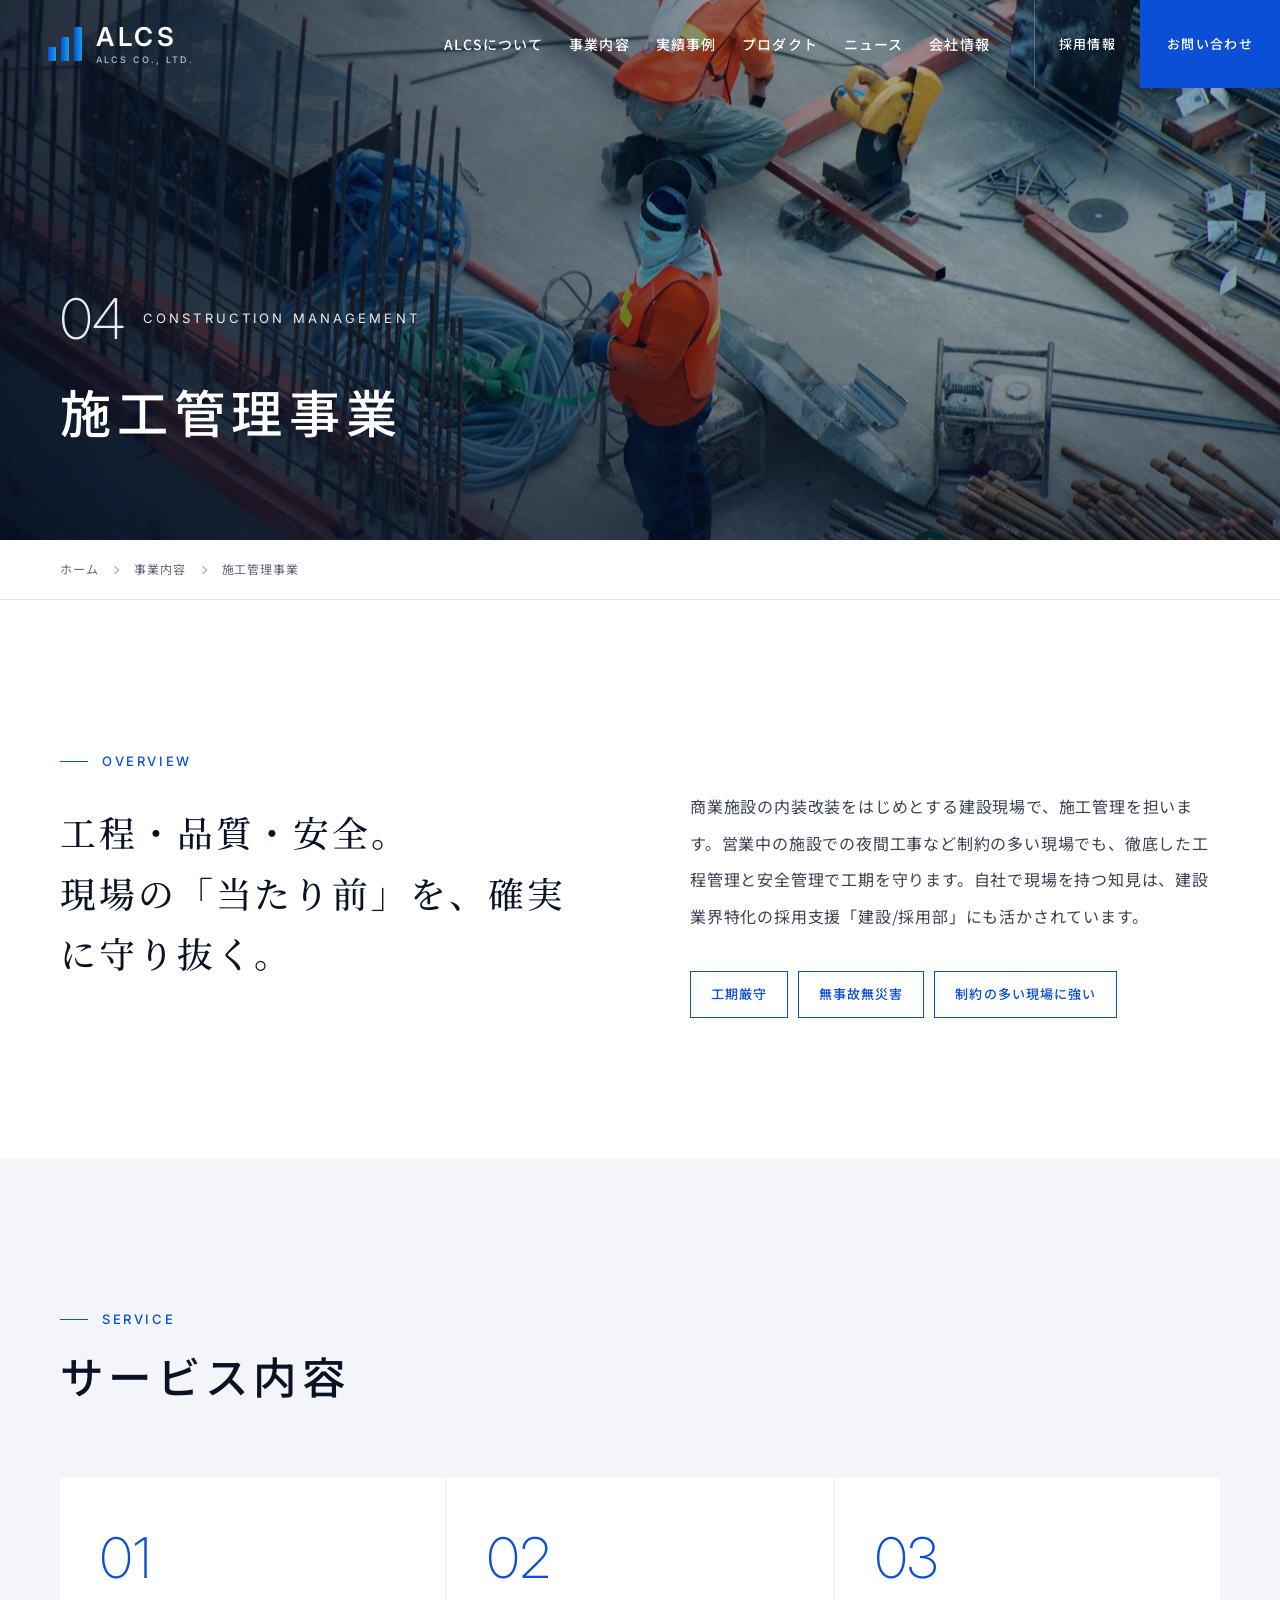
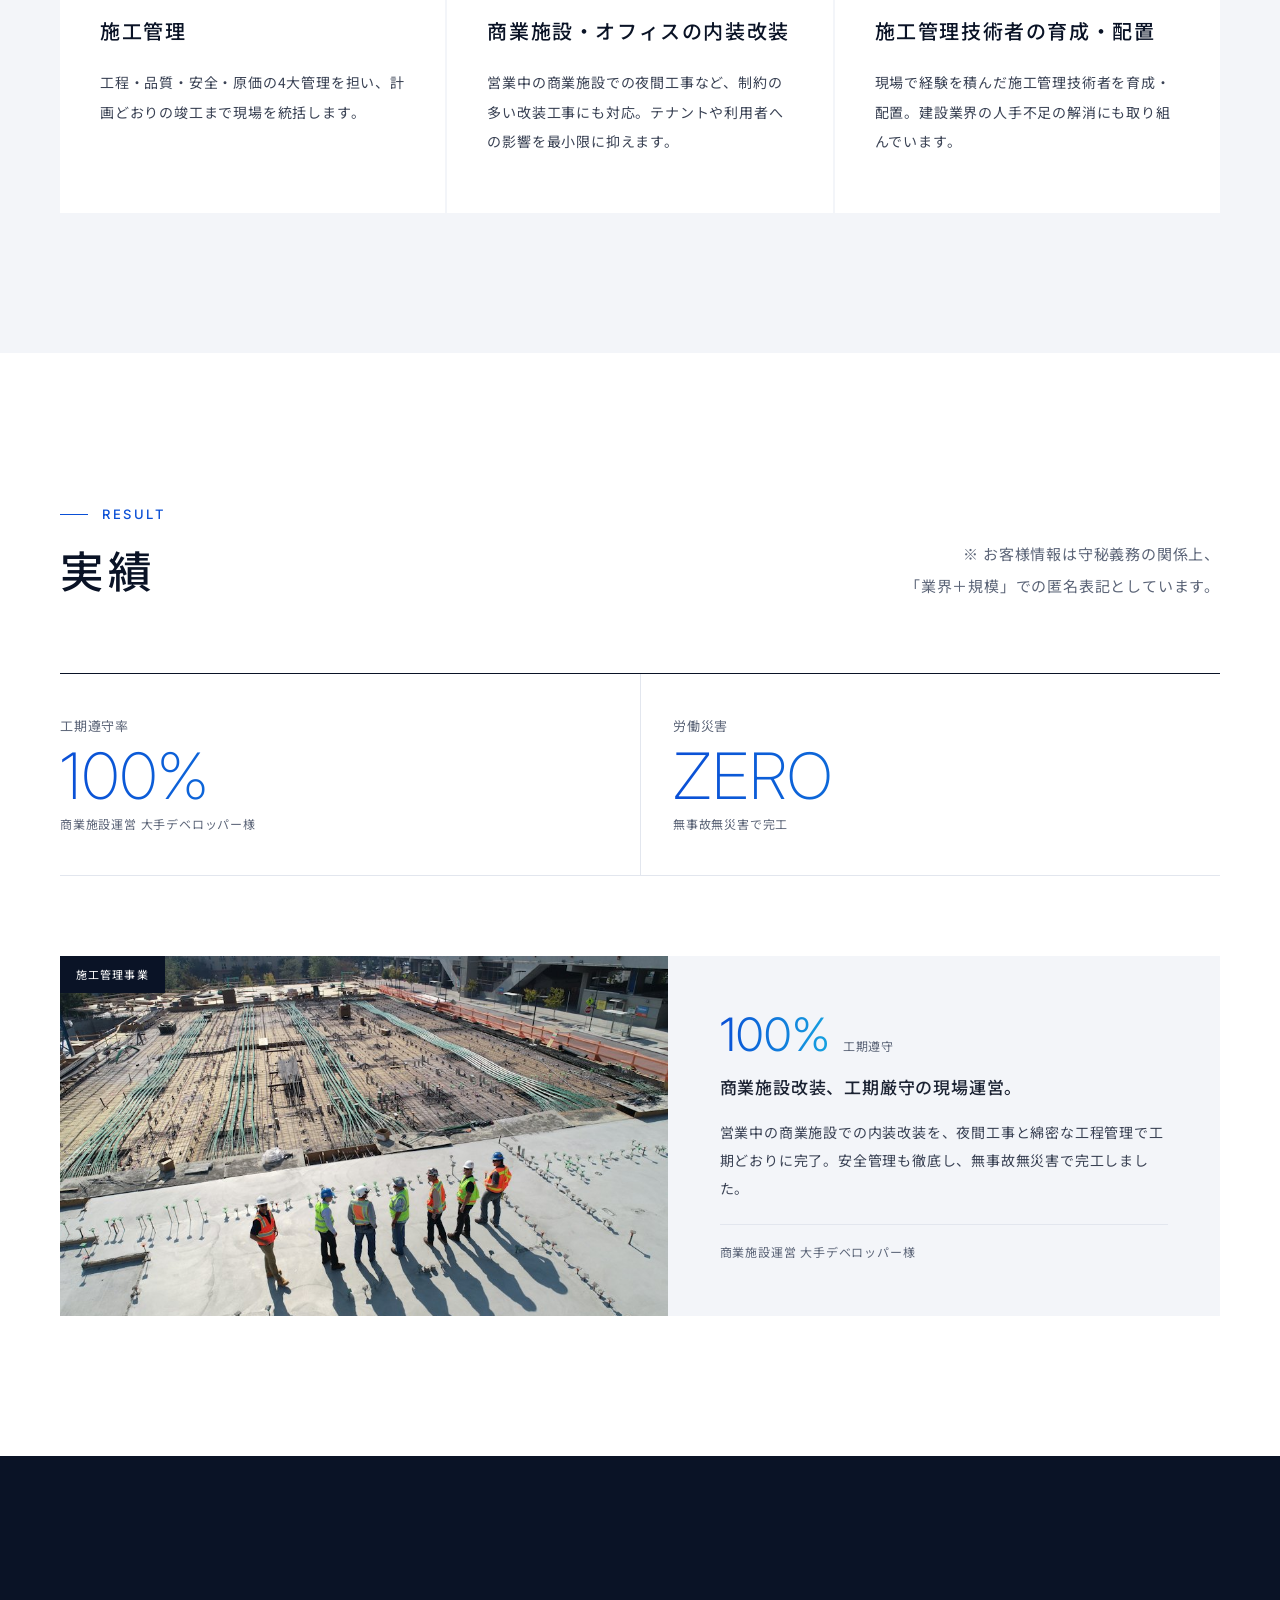
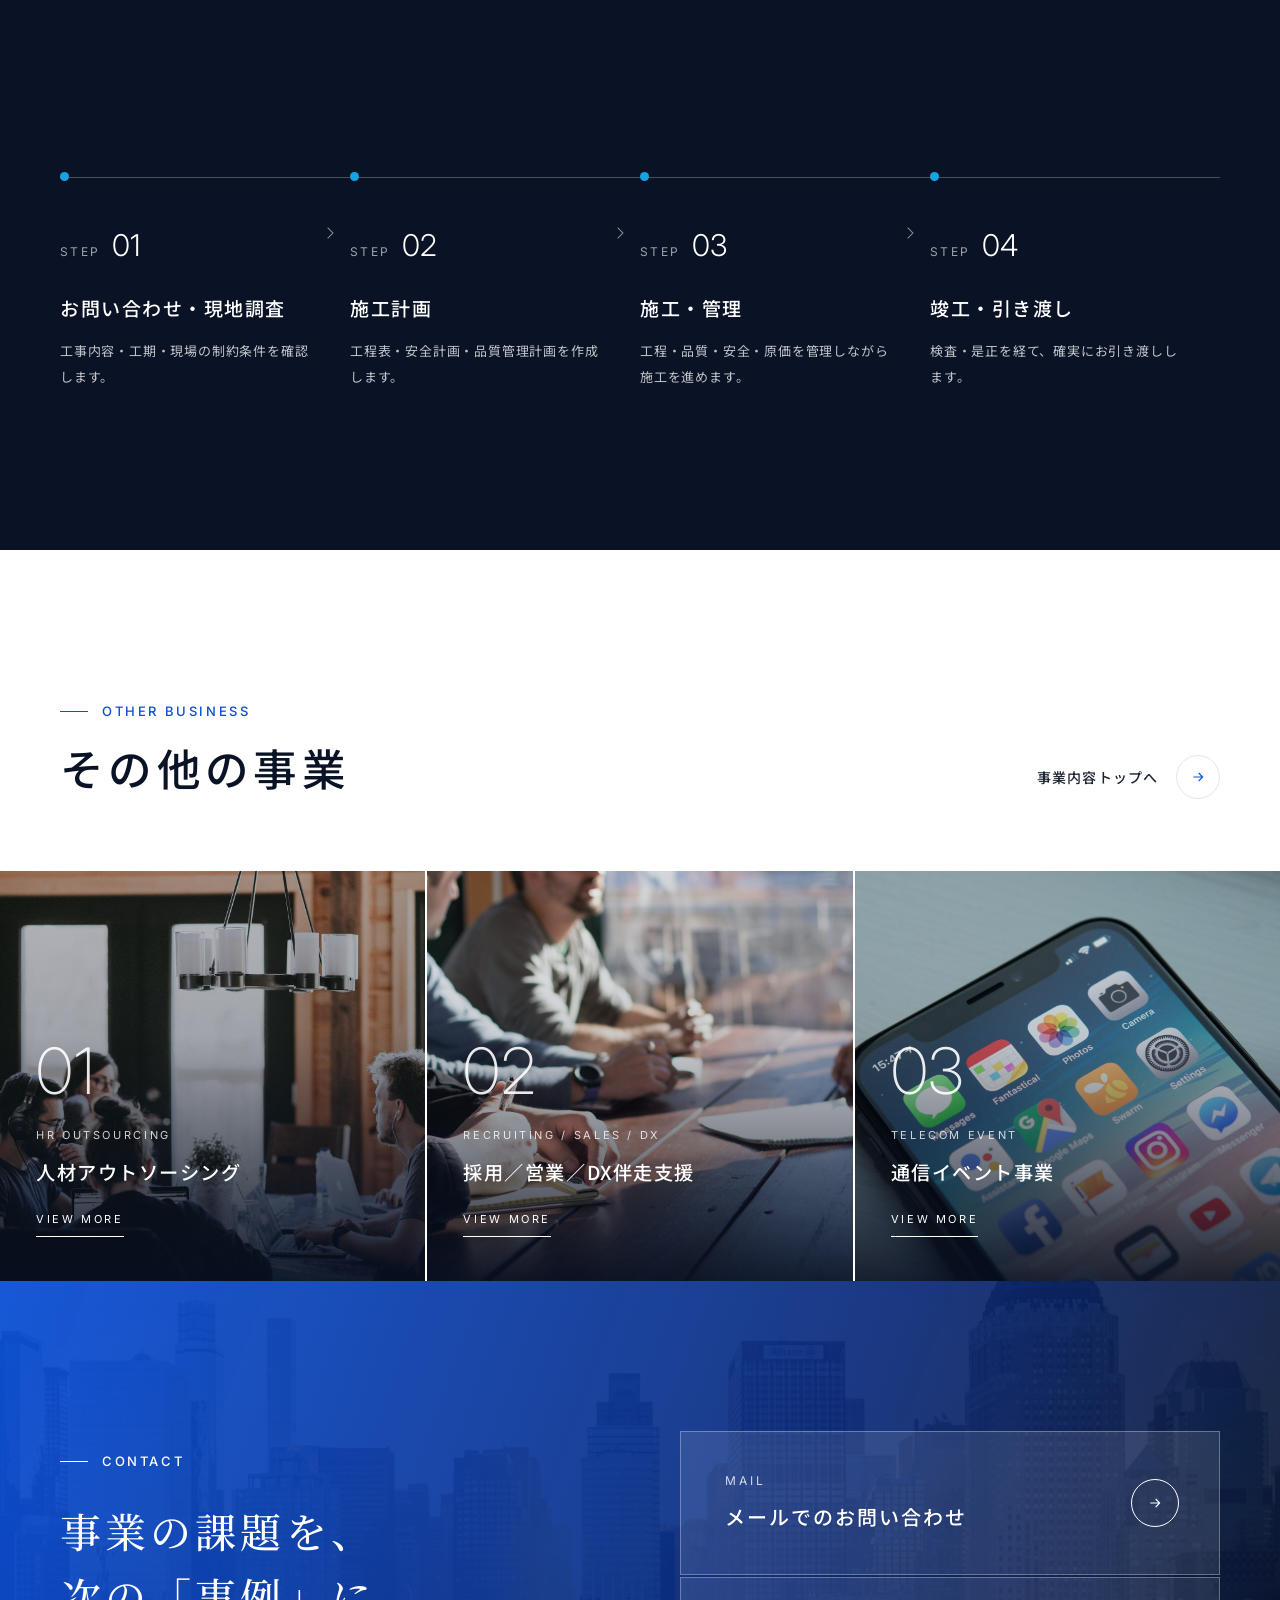
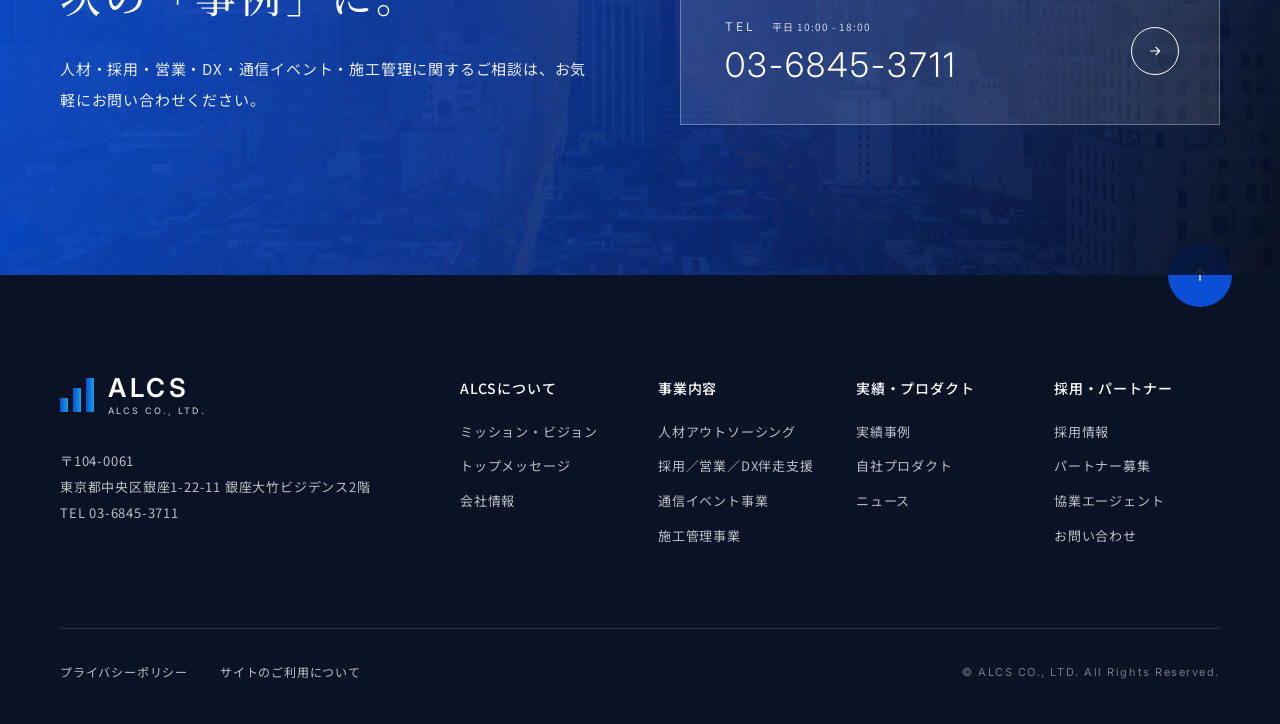
<file: business/construction.html>
<!DOCTYPE html>
<html lang="ja">
<head>
<meta charset="UTF-8">
<meta name="viewport" content="width=device-width, initial-scale=1">
<meta name="robots" content="noindex, nofollow">
<title>施工管理事業｜事業内容｜株式会社ALCS</title>
<meta name="description" content="商業施設の内装改装をはじめとする建設現場で、施工管理を担います。営業中の施設での夜間工事など制約の多い現場でも、徹底した工程管理と安全管理で工期を守ります。自社で現場を持つ知見は、建設業界特化の採用支援「建設/採用部」にも活かされています。">
<link rel="preconnect" href="https://fonts.googleapis.com">
<link rel="preconnect" href="https://fonts.gstatic.com" crossorigin>
<link href="https://fonts.googleapis.com/css2?family=Inter:wght@200;300;400;500;600&family=Noto+Sans+JP:wght@300;400;500;700&family=Noto+Serif+JP:wght@400;500;600&display=swap" rel="stylesheet">
<script>
try{var d=document.documentElement;if(!matchMedia('(prefers-reduced-motion: reduce)').matches){if(!sessionStorage.getItem('alcs_loaded')&&!/\/business\//.test(location.pathname))d.classList.add('is-loading');if(sessionStorage.getItem('alcs_trans'))d.classList.add('is-entering');}sessionStorage.removeItem('alcs_trans');}catch(e){}
</script>
<link rel="stylesheet" href="../css/style.css?v=5">
</head>
<body class="sub">
<!-- ============ HEADER ============ -->
<header class="header" id="header">
  <div class="header__main">
    <a href="../index.html#top" class="logo" aria-label="株式会社ALCS トップ">
      <span class="logo__mark"><i></i><i></i><i></i></span>
      <span class="logo__text"><b>ALCS</b><small>ALCS CO., LTD.</small></span>
    </a>
    <nav class="gnav" id="gnav" aria-label="グローバルナビゲーション">
      <ul class="gnav__list">
        <li><a href="../index.html#about">ALCSについて</a></li>
        <li class="has-mega">
          <a href="../index.html#business">事業内容</a>
          <div class="mega">
            <div class="mega__inner">
              <div class="mega__head">
                <p class="mega__en">BUSINESS</p>
                <p class="mega__ja">事業内容</p>
                <a href="../index.html#business" class="link-arrow">事業内容トップ</a>
              </div>
              <ul class="mega__list">
                <li><a href="../business/hr-outsourcing.html"><span class="mega__img" style="background-image:url(../images/biz01.jpg)"></span><span>01</span>人材アウトソーシング</a></li>
                <li><a href="../business/growth-support.html"><span class="mega__img" style="background-image:url(../images/biz02.jpg)"></span><span>02</span>採用／営業／DX伴走支援</a></li>
                <li><a href="../business/telecom-event.html"><span class="mega__img" style="background-image:url(../images/biz03.jpg)"></span><span>03</span>通信イベント事業</a></li>
                <li><a href="../business/construction.html"><span class="mega__img" style="background-image:url(../images/biz04.jpg)"></span><span>04</span>施工管理事業</a></li>
              </ul>
            </div>
          </div>
        </li>
        <li><a href="../index.html#cases">実績事例</a></li>
        <li><a href="../index.html#products">プロダクト</a></li>
        <li><a href="../index.html#news">ニュース</a></li>
        <li><a href="../index.html#company">会社情報</a></li>
      </ul>
      <div class="gnav__util">
        <a href="../index.html#recruit" class="gnav__recruit">採用情報</a>
        <a href="../index.html#contact" class="gnav__contact">お問い合わせ</a>
      </div>
    </nav>
    <button class="hamburger" id="hamburger" aria-label="メニュー" aria-expanded="false"><span></span><span></span></button>
  </div>
</header>

<main>
<!-- ============ PAGE HERO ============ -->
<section class="page-hero">
  <div class="page-hero__bg" style="background-image:url(../images/biz04.jpg);background-position:center"></div>
  <div class="container page-hero__inner">
    <p class="page-hero__num"><span>04</span>Construction Management</p>
    <h1 class="page-hero__title">施工管理事業</h1>
  </div>
</section>
<nav class="breadcrumb" aria-label="パンくずリスト">
  <ol class="container">
    <li><a href="../index.html">ホーム</a></li>
    <li><a href="../index.html#business">事業内容</a></li>
    <li>施工管理事業</li>
  </ol>
</nav>

<!-- ============ INTRO ============ -->
<section class="intro">
  <div class="container intro__grid">
    <div class="reveal">
      <p class="label">Overview</p>
      <h2 class="intro__catch">工程・品質・安全。<br>現場の「当たり前」を、確実に守り抜く。</h2>
    </div>
    <div class="reveal">
      <p class="intro__lead">商業施設の内装改装をはじめとする建設現場で、施工管理を担います。営業中の施設での夜間工事など制約の多い現場でも、徹底した工程管理と安全管理で工期を守ります。自社で現場を持つ知見は、建設業界特化の採用支援「建設/採用部」にも活かされています。</p>
      <ul class="intro__points"><li>工期厳守</li><li>無事故無災害</li><li>制約の多い現場に強い</li></ul>
    </div>
  </div>
</section>

<!-- ============ SERVICE ============ -->
<section class="service">
  <div class="container">
    <div class="sec-head reveal">
      <div><p class="label">Service</p><h2 class="sec-title">サービス内容</h2></div>
    </div>
    <ul class="svc-list">
        <li class="svc reveal"><p class="svc__num">01</p><h3 class="svc__title">施工管理</h3><p class="svc__text">工程・品質・安全・原価の4大管理を担い、計画どおりの竣工まで現場を統括します。</p></li>
        <li class="svc reveal"><p class="svc__num">02</p><h3 class="svc__title">商業施設・オフィスの内装改装</h3><p class="svc__text">営業中の商業施設での夜間工事など、制約の多い改装工事にも対応。テナントや利用者への影響を最小限に抑えます。</p></li>
        <li class="svc reveal"><p class="svc__num">03</p><h3 class="svc__title">施工管理技術者の育成・配置</h3><p class="svc__text">現場で経験を積んだ施工管理技術者を育成・配置。建設業界の人手不足の解消にも取り組んでいます。</p></li>
    </ul>
  </div>
</section>

<!-- ============ RESULT ============ -->
<section class="result">
  <div class="container">
    <div class="sec-head reveal">
      <div><p class="label">Result</p><h2 class="sec-title">実績</h2></div>
      <p class="sec-head__lead">※ お客様情報は守秘義務の関係上、<br>「業界＋規模」での匿名表記としています。</p>
    </div>
    <dl class="result__kpi">
        <div class="reveal"><dt>工期遵守率</dt><dd>100%</dd><p>商業施設運営 大手デベロッパー様</p></div>
        <div class="reveal"><dt>労働災害</dt><dd>ZERO</dd><p>無事故無災害で完工</p></div>
    </dl>
    <div class="case-grid case-grid--single">
      <article class="case reveal">
        <div class="case__img"><div class="img-zoom" style="background-image:url(../images/case05.jpg)"></div><span class="case__cat">施工管理事業</span></div>
        <div class="case__body">
          <p class="case__kpi"><b>100%</b>工期遵守</p>
          <h3 class="case__title">商業施設改装、工期厳守の現場運営。</h3>
          <p class="case__desc">営業中の商業施設での内装改装を、夜間工事と綿密な工程管理で工期どおりに完了。安全管理も徹底し、無事故無災害で完工しました。</p>
          <p class="case__client">商業施設運営 大手デベロッパー様</p>
        </div>
      </article>
    </div>
  </div>
</section>

<!-- ============ FLOW ============ -->
<section class="flow">
  <div class="container">
    <div class="sec-head reveal">
      <div><p class="label">Flow</p><h2 class="sec-title">ご支援の流れ</h2></div>
    </div>
    <ol class="flow__list">
        <li class="reveal"><p class="flow__step">STEP <b>01</b></p><h3 class="flow__title">お問い合わせ・現地調査</h3><p class="flow__text">工事内容・工期・現場の制約条件を確認します。</p></li>
        <li class="reveal"><p class="flow__step">STEP <b>02</b></p><h3 class="flow__title">施工計画</h3><p class="flow__text">工程表・安全計画・品質管理計画を作成します。</p></li>
        <li class="reveal"><p class="flow__step">STEP <b>03</b></p><h3 class="flow__title">施工・管理</h3><p class="flow__text">工程・品質・安全・原価を管理しながら施工を進めます。</p></li>
        <li class="reveal"><p class="flow__step">STEP <b>04</b></p><h3 class="flow__title">竣工・引き渡し</h3><p class="flow__text">検査・是正を経て、確実にお引き渡しします。</p></li>
    </ol>
  </div>
</section>

<!-- ============ OTHER BUSINESS ============ -->
<section class="other">
  <div class="container">
    <div class="sec-head reveal">
      <div><p class="label">Other Business</p><h2 class="sec-title">その他の事業</h2></div>
      <a href="../index.html#business" class="link-arrow">事業内容トップへ</a>
    </div>
  </div>
  <div class="biz-tiles biz-tiles--3">
    <a href="hr-outsourcing.html" class="biz-tile reveal">
      <div class="biz-tile__img" style="background-image:url(../images/biz01.jpg);background-position:30% 80%"></div>
      <div class="biz-tile__body">
        <p class="biz-tile__num">01</p>
        <p class="biz-tile__en">HR Outsourcing</p>
        <h3 class="biz-tile__title">人材アウトソーシング</h3>
      </div>
    </a>
    <a href="growth-support.html" class="biz-tile reveal">
      <div class="biz-tile__img" style="background-image:url(../images/biz02.jpg);background-position:center"></div>
      <div class="biz-tile__body">
        <p class="biz-tile__num">02</p>
        <p class="biz-tile__en">Recruiting / Sales / DX</p>
        <h3 class="biz-tile__title">採用／営業／DX伴走支援</h3>
      </div>
    </a>
    <a href="telecom-event.html" class="biz-tile reveal">
      <div class="biz-tile__img" style="background-image:url(../images/biz03.jpg);background-position:center"></div>
      <div class="biz-tile__body">
        <p class="biz-tile__num">03</p>
        <p class="biz-tile__en">Telecom Event</p>
        <h3 class="biz-tile__title">通信イベント事業</h3>
      </div>
    </a>
  </div>
</section>

<!-- ============ CONTACT ============ -->
<section class="contact" id="contact">
  <div class="contact__bg" style="background-image:url(../images/contact.jpg)"></div>
  <div class="container contact__inner">
    <div class="contact__head reveal">
      <p class="label label--white">Contact</p>
      <h2 class="contact__title">事業の課題を、<br>次の「事例」に。</h2>
      <p class="contact__text">人材・採用・営業・DX・通信イベント・施工管理に関するご相談は、お気軽にお問い合わせください。</p>
    </div>
    <div class="contact__btns reveal">
      <a href="mailto:info@alcs.co.jp" class="contact__btn">
        <span class="contact__btn-en">Mail</span>
        <span class="contact__btn-ja">メールでのお問い合わせ</span>
      </a>
      <a href="tel:0368453711" class="contact__btn">
        <span class="contact__btn-en">Tel <small>平日 10:00 - 18:00</small></span>
        <span class="contact__btn-ja contact__btn-tel">03-6845-3711</span>
      </a>
    </div>
  </div>
</section>
</main>

<!-- ============ FOOTER ============ -->
<footer class="footer">
  <div class="container">
    <div class="footer__top">
      <div class="footer__brand">
        <a href="../index.html#top" class="logo logo--white">
          <span class="logo__mark"><i></i><i></i><i></i></span>
          <span class="logo__text"><b>ALCS</b><small>ALCS CO., LTD.</small></span>
        </a>
        <p class="footer__addr">〒104-0061<br>東京都中央区銀座1-22-11 銀座大竹ビジデンス2階<br>TEL 03-6845-3711</p>
      </div>
      <div class="footer__sitemap">
        <dl>
          <dt><a href="../index.html#about">ALCSについて</a></dt>
          <dd><a href="../index.html#about">ミッション・ビジョン</a></dd>
          <dd><a href="../index.html#message">トップメッセージ</a></dd>
          <dd><a href="../index.html#company">会社情報</a></dd>
        </dl>
        <dl>
          <dt><a href="../index.html#business">事業内容</a></dt>
          <dd><a href="../business/hr-outsourcing.html">人材アウトソーシング</a></dd>
          <dd><a href="../business/growth-support.html">採用／営業／DX伴走支援</a></dd>
          <dd><a href="../business/telecom-event.html">通信イベント事業</a></dd>
          <dd><a href="../business/construction.html">施工管理事業</a></dd>
        </dl>
        <dl>
          <dt><a href="../index.html#cases">実績・プロダクト</a></dt>
          <dd><a href="../index.html#cases">実績事例</a></dd>
          <dd><a href="../index.html#products">自社プロダクト</a></dd>
          <dd><a href="../index.html#news">ニュース</a></dd>
        </dl>
        <dl>
          <dt><a href="../index.html#recruit">採用・パートナー</a></dt>
          <dd><a href="../index.html#recruit">採用情報</a></dd>
          <dd><a href="../index.html#recruit">パートナー募集</a></dd>
          <dd><a href="../index.html#recruit">協業エージェント</a></dd>
          <dd><a href="../index.html#contact">お問い合わせ</a></dd>
        </dl>
      </div>
    </div>
    <div class="footer__bottom">
      <ul class="footer__links">
        <li><a href="../index.html">プライバシーポリシー</a></li>
        <li><a href="../index.html">サイトのご利用について</a></li>
      </ul>
      <p class="footer__copy">© ALCS CO., LTD. All Rights Reserved.</p>
    </div>
  </div>
  <a href="../index.html#top" class="pagetop" aria-label="ページトップへ"></a>
</footer>

<script src="../js/main.js?v=5"></script>
</body>
</html>
</file>
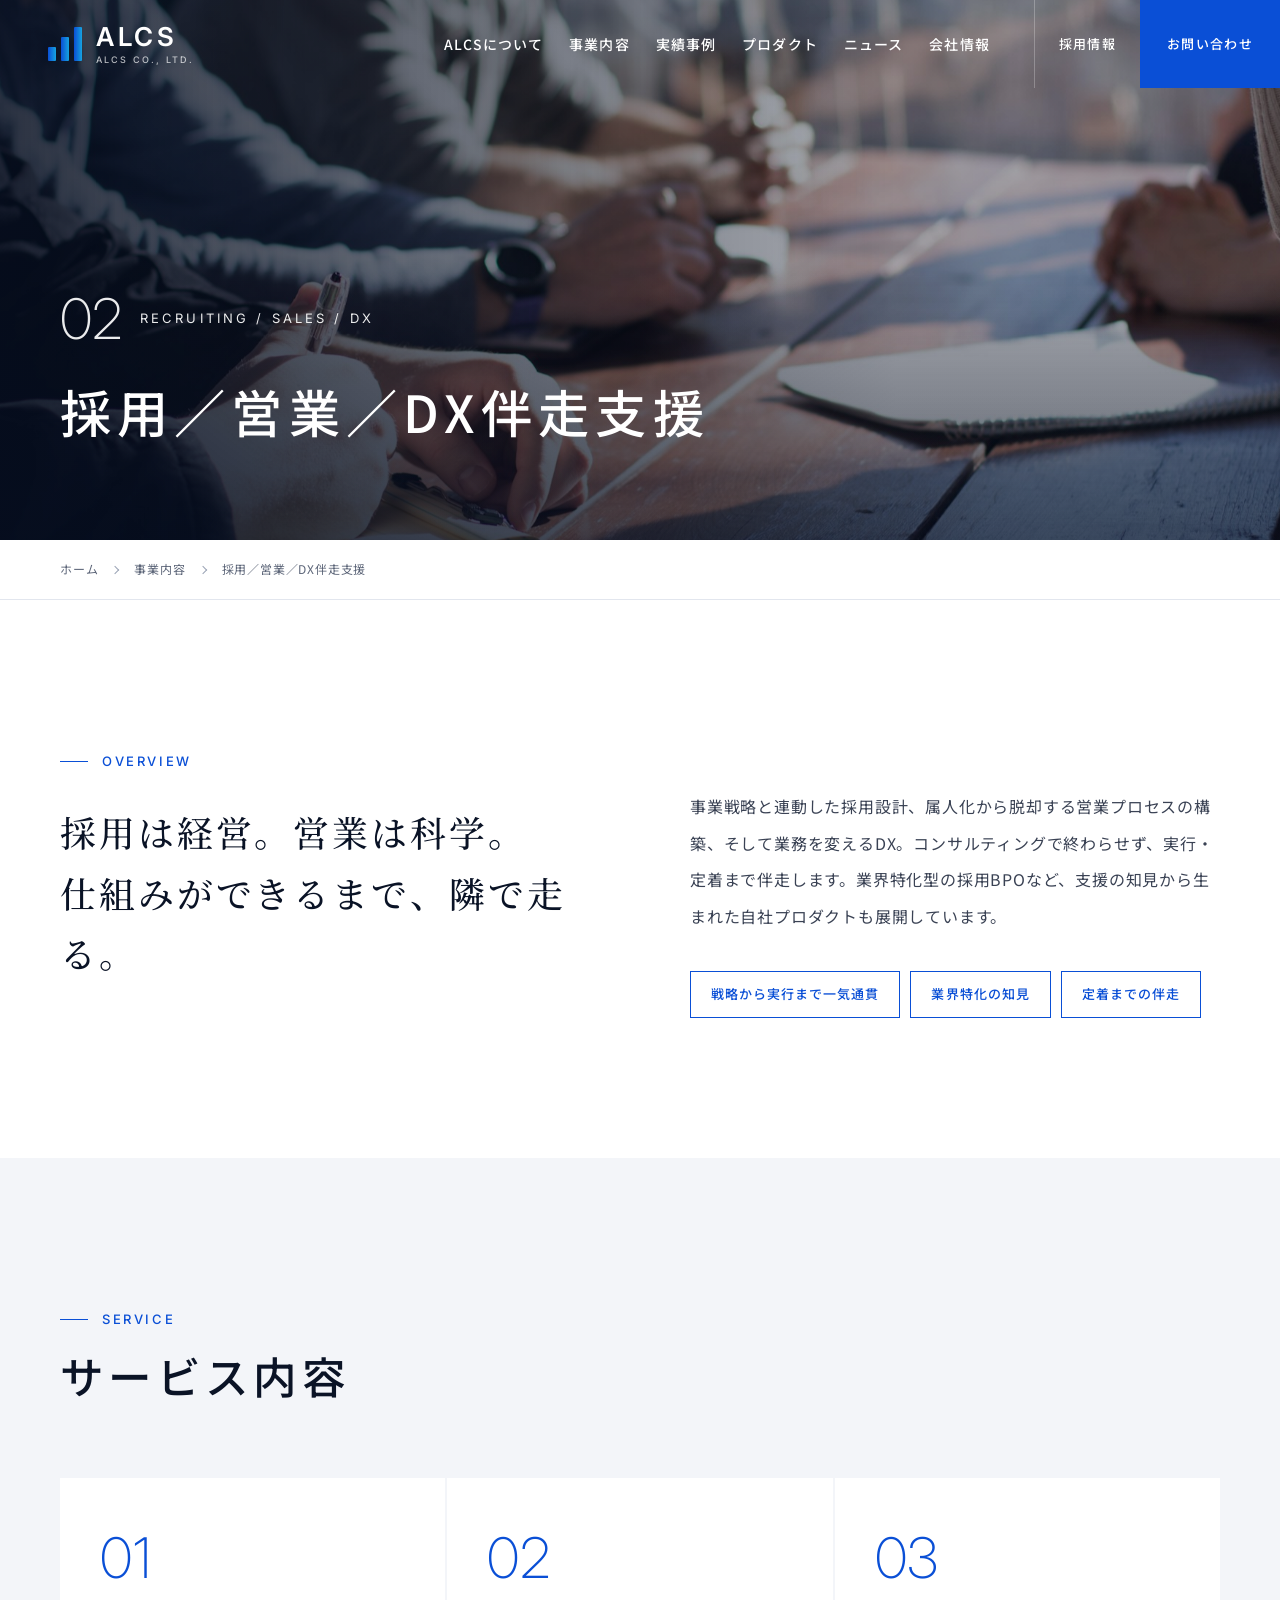
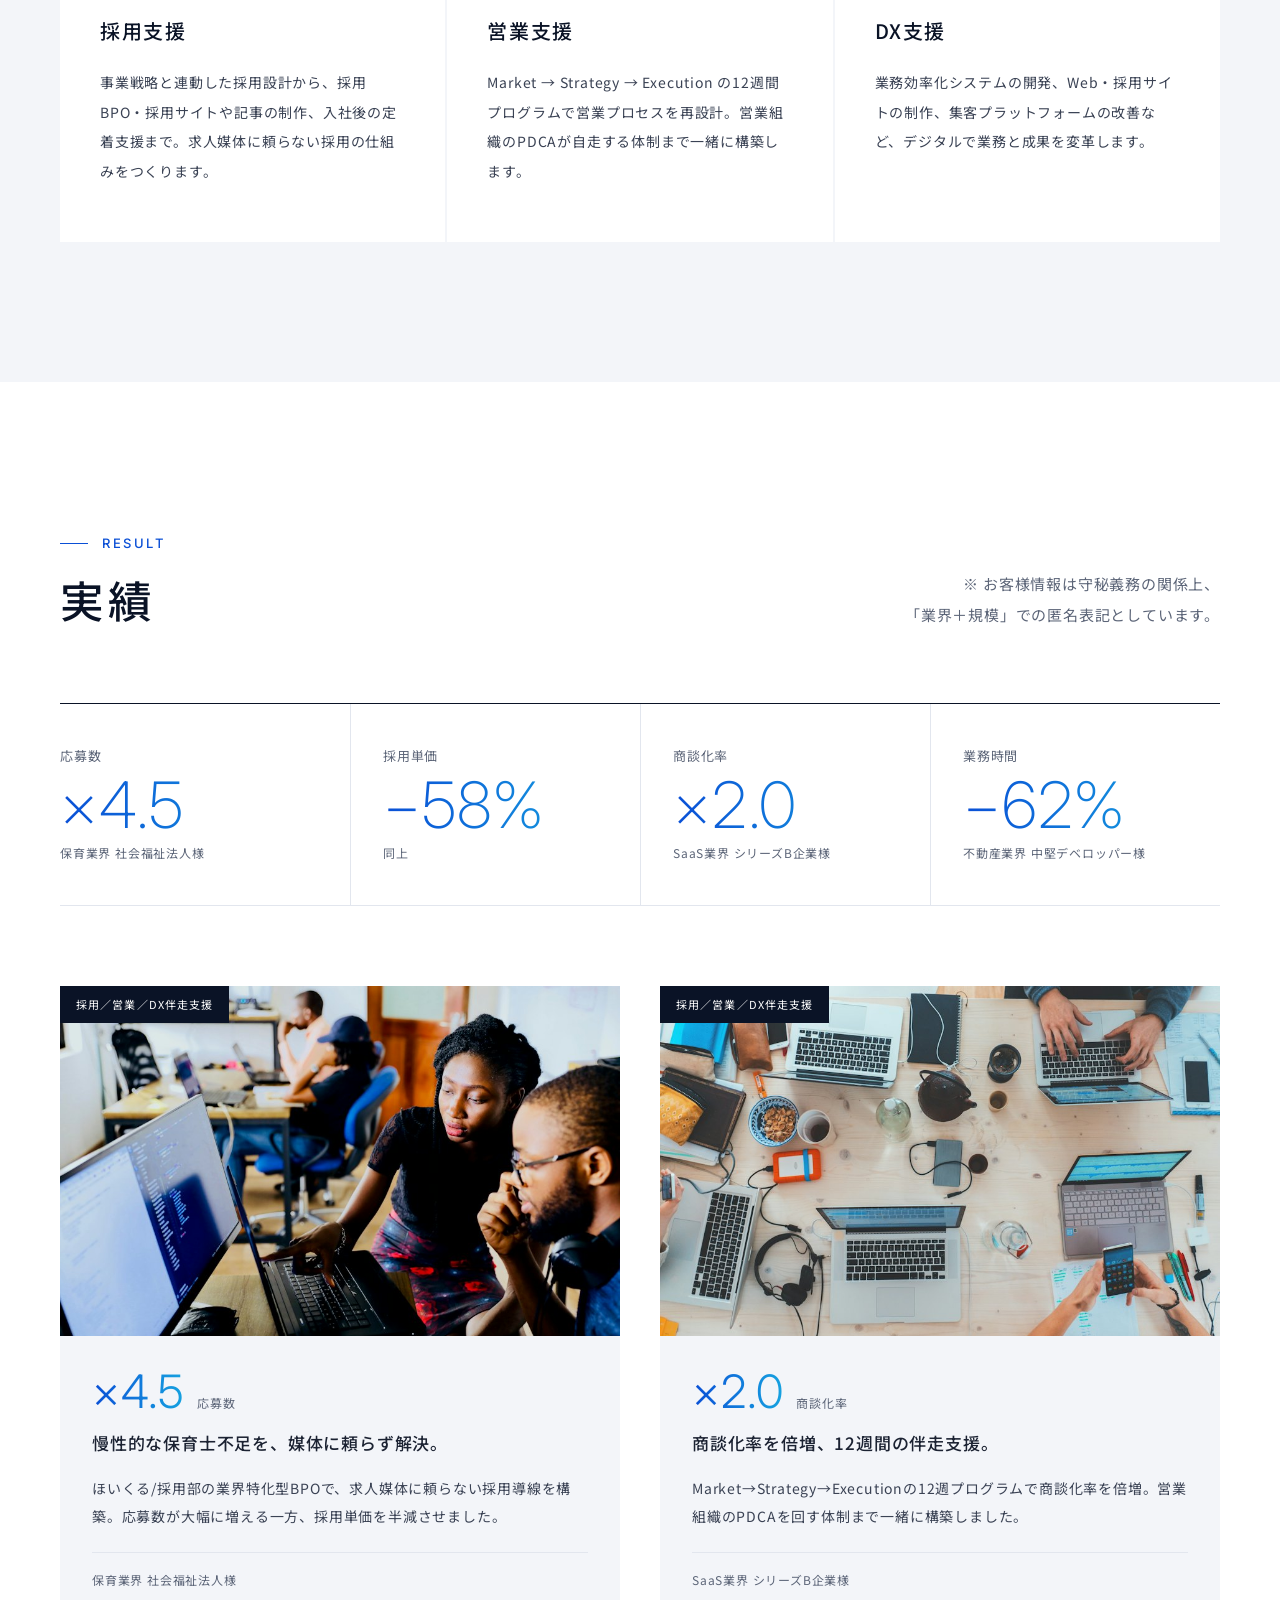
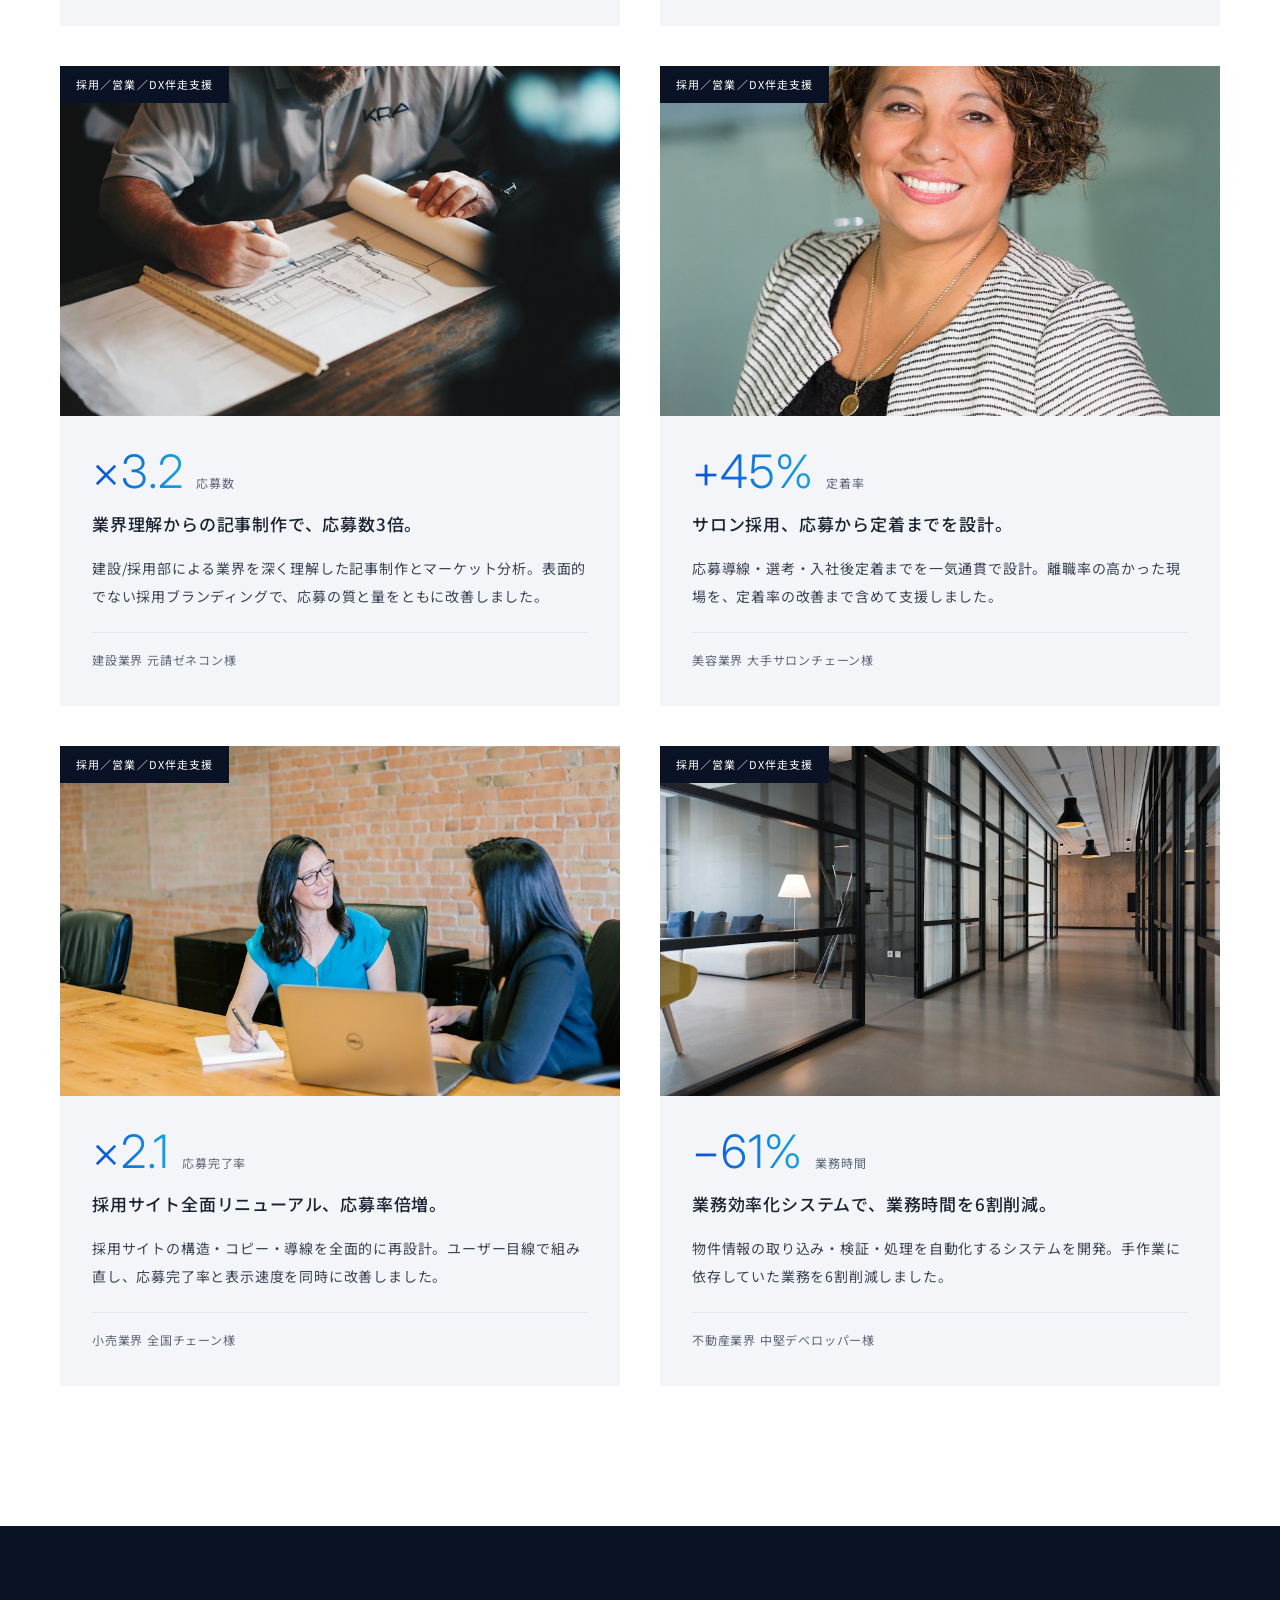
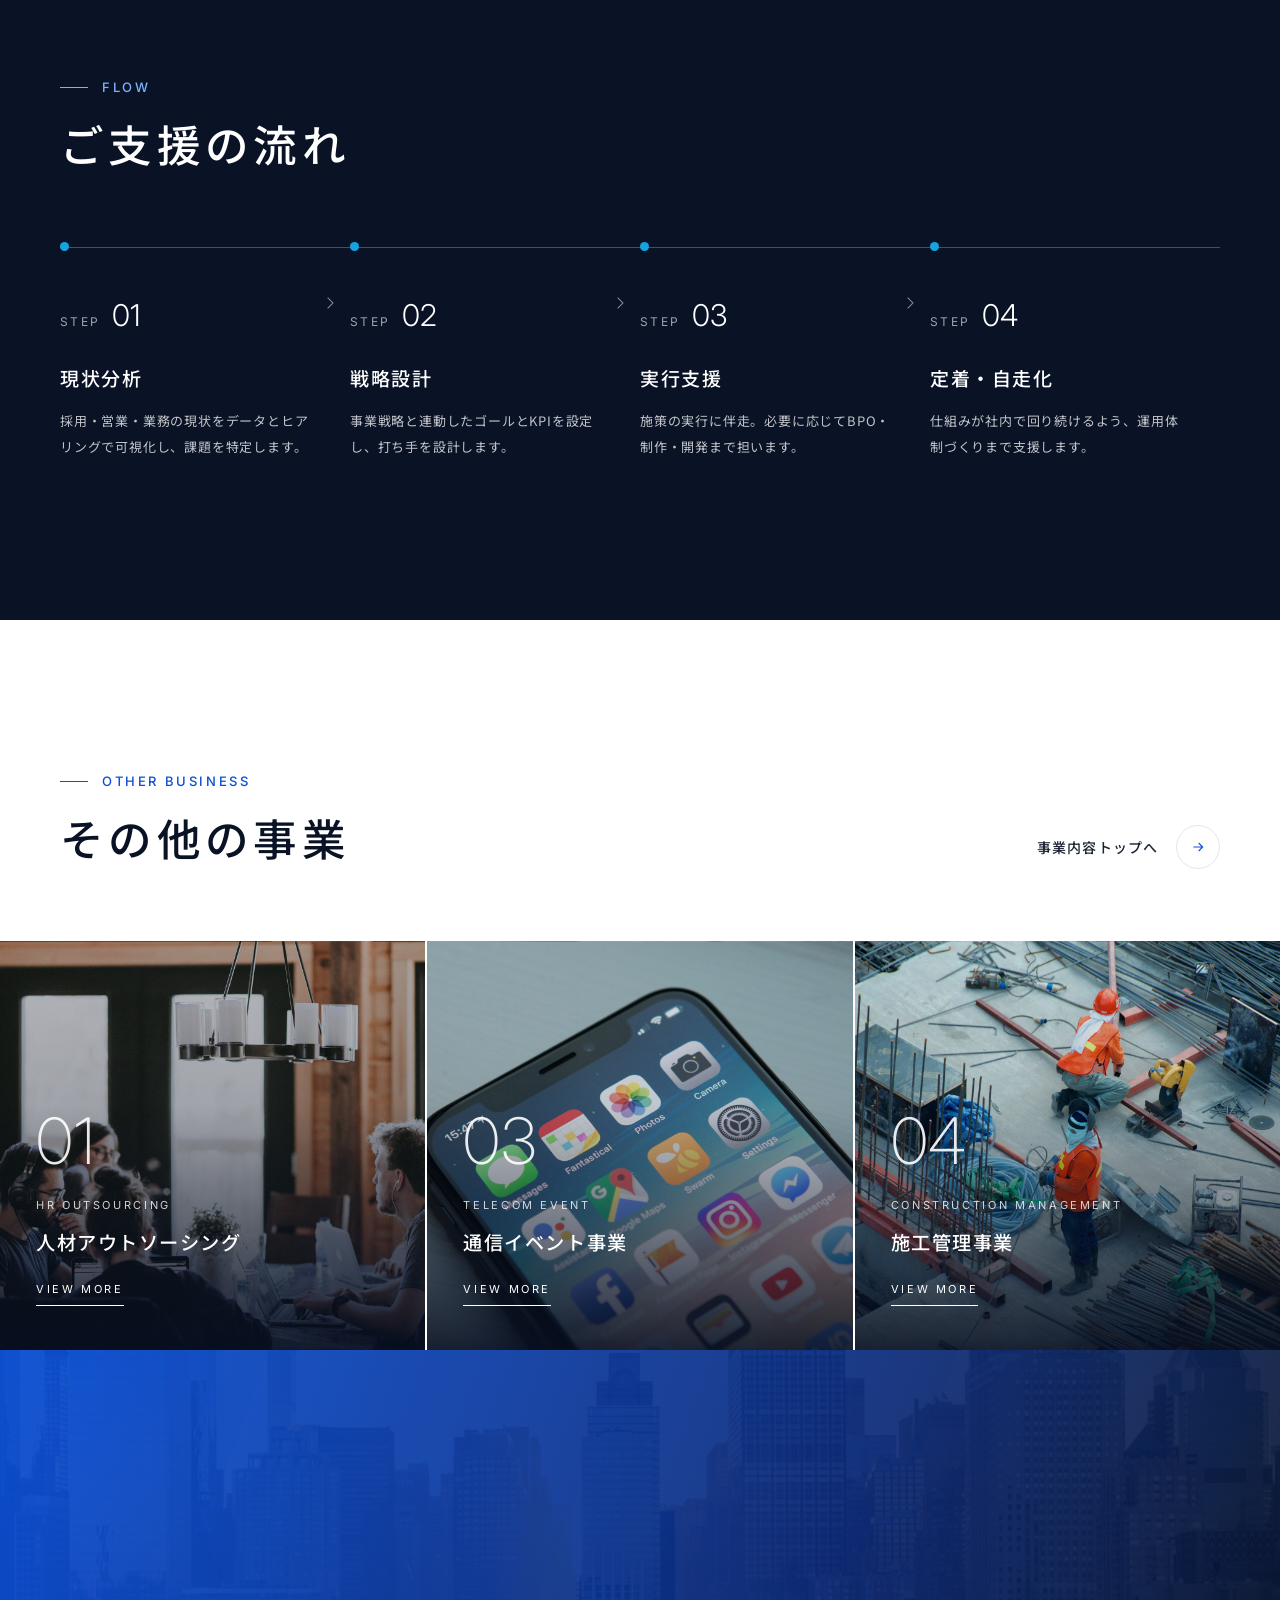
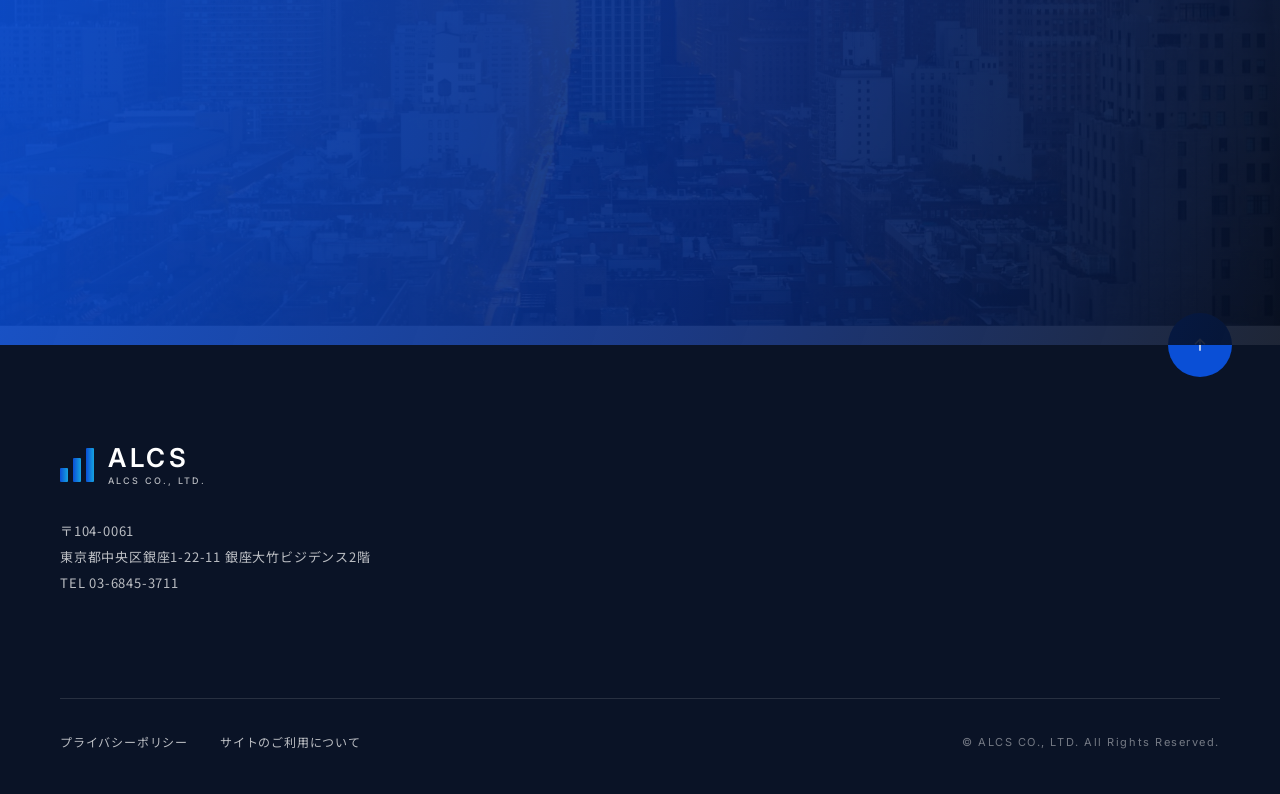
<file: business/growth-support.html>
<!DOCTYPE html>
<html lang="ja">
<head>
<meta charset="UTF-8">
<meta name="viewport" content="width=device-width, initial-scale=1">
<meta name="robots" content="noindex, nofollow">
<title>採用／営業／DX伴走支援｜事業内容｜株式会社ALCS</title>
<meta name="description" content="事業戦略と連動した採用設計、属人化から脱却する営業プロセスの構築、そして業務を変えるDX。コンサルティングで終わらせず、実行・定着まで伴走します。業界特化型の採用BPOなど、支援の知見から生まれた自社プロダクトも展開しています。">
<link rel="preconnect" href="https://fonts.googleapis.com">
<link rel="preconnect" href="https://fonts.gstatic.com" crossorigin>
<link href="https://fonts.googleapis.com/css2?family=Inter:wght@200;300;400;500;600&family=Noto+Sans+JP:wght@300;400;500;700&family=Noto+Serif+JP:wght@400;500;600&display=swap" rel="stylesheet">
<script>
try{var d=document.documentElement;if(!matchMedia('(prefers-reduced-motion: reduce)').matches){if(!sessionStorage.getItem('alcs_loaded')&&!/\/business\//.test(location.pathname))d.classList.add('is-loading');if(sessionStorage.getItem('alcs_trans'))d.classList.add('is-entering');}sessionStorage.removeItem('alcs_trans');}catch(e){}
</script>
<link rel="stylesheet" href="../css/style.css?v=5">
</head>
<body class="sub">
<!-- ============ HEADER ============ -->
<header class="header" id="header">
  <div class="header__main">
    <a href="../index.html#top" class="logo" aria-label="株式会社ALCS トップ">
      <span class="logo__mark"><i></i><i></i><i></i></span>
      <span class="logo__text"><b>ALCS</b><small>ALCS CO., LTD.</small></span>
    </a>
    <nav class="gnav" id="gnav" aria-label="グローバルナビゲーション">
      <ul class="gnav__list">
        <li><a href="../index.html#about">ALCSについて</a></li>
        <li class="has-mega">
          <a href="../index.html#business">事業内容</a>
          <div class="mega">
            <div class="mega__inner">
              <div class="mega__head">
                <p class="mega__en">BUSINESS</p>
                <p class="mega__ja">事業内容</p>
                <a href="../index.html#business" class="link-arrow">事業内容トップ</a>
              </div>
              <ul class="mega__list">
                <li><a href="../business/hr-outsourcing.html"><span class="mega__img" style="background-image:url(../images/biz01.jpg)"></span><span>01</span>人材アウトソーシング</a></li>
                <li><a href="../business/growth-support.html"><span class="mega__img" style="background-image:url(../images/biz02.jpg)"></span><span>02</span>採用／営業／DX伴走支援</a></li>
                <li><a href="../business/telecom-event.html"><span class="mega__img" style="background-image:url(../images/biz03.jpg)"></span><span>03</span>通信イベント事業</a></li>
                <li><a href="../business/construction.html"><span class="mega__img" style="background-image:url(../images/biz04.jpg)"></span><span>04</span>施工管理事業</a></li>
              </ul>
            </div>
          </div>
        </li>
        <li><a href="../index.html#cases">実績事例</a></li>
        <li><a href="../index.html#products">プロダクト</a></li>
        <li><a href="../index.html#news">ニュース</a></li>
        <li><a href="../index.html#company">会社情報</a></li>
      </ul>
      <div class="gnav__util">
        <a href="../index.html#recruit" class="gnav__recruit">採用情報</a>
        <a href="../index.html#contact" class="gnav__contact">お問い合わせ</a>
      </div>
    </nav>
    <button class="hamburger" id="hamburger" aria-label="メニュー" aria-expanded="false"><span></span><span></span></button>
  </div>
</header>

<main>
<!-- ============ PAGE HERO ============ -->
<section class="page-hero">
  <div class="page-hero__bg" style="background-image:url(../images/biz02.jpg);background-position:center"></div>
  <div class="container page-hero__inner">
    <p class="page-hero__num"><span>02</span>Recruiting / Sales / DX</p>
    <h1 class="page-hero__title">採用／営業／DX伴走支援</h1>
  </div>
</section>
<nav class="breadcrumb" aria-label="パンくずリスト">
  <ol class="container">
    <li><a href="../index.html">ホーム</a></li>
    <li><a href="../index.html#business">事業内容</a></li>
    <li>採用／営業／DX伴走支援</li>
  </ol>
</nav>

<!-- ============ INTRO ============ -->
<section class="intro">
  <div class="container intro__grid">
    <div class="reveal">
      <p class="label">Overview</p>
      <h2 class="intro__catch">採用は経営。営業は科学。<br>仕組みができるまで、隣で走る。</h2>
    </div>
    <div class="reveal">
      <p class="intro__lead">事業戦略と連動した採用設計、属人化から脱却する営業プロセスの構築、そして業務を変えるDX。コンサルティングで終わらせず、実行・定着まで伴走します。業界特化型の採用BPOなど、支援の知見から生まれた自社プロダクトも展開しています。</p>
      <ul class="intro__points"><li>戦略から実行まで一気通貫</li><li>業界特化の知見</li><li>定着までの伴走</li></ul>
    </div>
  </div>
</section>

<!-- ============ SERVICE ============ -->
<section class="service">
  <div class="container">
    <div class="sec-head reveal">
      <div><p class="label">Service</p><h2 class="sec-title">サービス内容</h2></div>
    </div>
    <ul class="svc-list">
        <li class="svc reveal"><p class="svc__num">01</p><h3 class="svc__title">採用支援</h3><p class="svc__text">事業戦略と連動した採用設計から、採用BPO・採用サイトや記事の制作、入社後の定着支援まで。求人媒体に頼らない採用の仕組みをつくります。</p></li>
        <li class="svc reveal"><p class="svc__num">02</p><h3 class="svc__title">営業支援</h3><p class="svc__text">Market → Strategy → Execution の12週間プログラムで営業プロセスを再設計。営業組織のPDCAが自走する体制まで一緒に構築します。</p></li>
        <li class="svc reveal"><p class="svc__num">03</p><h3 class="svc__title">DX支援</h3><p class="svc__text">業務効率化システムの開発、Web・採用サイトの制作、集客プラットフォームの改善など、デジタルで業務と成果を変革します。</p></li>
    </ul>
  </div>
</section>

<!-- ============ RESULT ============ -->
<section class="result">
  <div class="container">
    <div class="sec-head reveal">
      <div><p class="label">Result</p><h2 class="sec-title">実績</h2></div>
      <p class="sec-head__lead">※ お客様情報は守秘義務の関係上、<br>「業界＋規模」での匿名表記としています。</p>
    </div>
    <dl class="result__kpi">
        <div class="reveal"><dt>応募数</dt><dd>×4.5</dd><p>保育業界 社会福祉法人様</p></div>
        <div class="reveal"><dt>採用単価</dt><dd>−58%</dd><p>同上</p></div>
        <div class="reveal"><dt>商談化率</dt><dd>×2.0</dd><p>SaaS業界 シリーズB企業様</p></div>
        <div class="reveal"><dt>業務時間</dt><dd>−62%</dd><p>不動産業界 中堅デベロッパー様</p></div>
    </dl>
    <div class="case-grid">
      <article class="case reveal">
        <div class="case__img"><div class="img-zoom" style="background-image:url(../images/prod01.jpg)"></div><span class="case__cat">採用／営業／DX伴走支援</span></div>
        <div class="case__body">
          <p class="case__kpi"><b>×4.5</b>応募数</p>
          <h3 class="case__title">慢性的な保育士不足を、媒体に頼らず解決。</h3>
          <p class="case__desc">ほいくる/採用部の業界特化型BPOで、求人媒体に頼らない採用導線を構築。応募数が大幅に増える一方、採用単価を半減させました。</p>
          <p class="case__client">保育業界 社会福祉法人様</p>
        </div>
      </article>
      <article class="case reveal">
        <div class="case__img"><div class="img-zoom" style="background-image:url(../images/case04.jpg)"></div><span class="case__cat">採用／営業／DX伴走支援</span></div>
        <div class="case__body">
          <p class="case__kpi"><b>×2.0</b>商談化率</p>
          <h3 class="case__title">商談化率を倍増、12週間の伴走支援。</h3>
          <p class="case__desc">Market→Strategy→Executionの12週プログラムで商談化率を倍増。営業組織のPDCAを回す体制まで一緒に構築しました。</p>
          <p class="case__client">SaaS業界 シリーズB企業様</p>
        </div>
      </article>
      <article class="case reveal">
        <div class="case__img"><div class="img-zoom" style="background-image:url(../images/prod02.jpg)"></div><span class="case__cat">採用／営業／DX伴走支援</span></div>
        <div class="case__body">
          <p class="case__kpi"><b>×3.2</b>応募数</p>
          <h3 class="case__title">業界理解からの記事制作で、応募数3倍。</h3>
          <p class="case__desc">建設/採用部による業界を深く理解した記事制作とマーケット分析。表面的でない採用ブランディングで、応募の質と量をともに改善しました。</p>
          <p class="case__client">建設業界 元請ゼネコン様</p>
        </div>
      </article>
      <article class="case reveal">
        <div class="case__img"><div class="img-zoom" style="background-image:url(../images/prod03.jpg)"></div><span class="case__cat">採用／営業／DX伴走支援</span></div>
        <div class="case__body">
          <p class="case__kpi"><b>+45%</b>定着率</p>
          <h3 class="case__title">サロン採用、応募から定着までを設計。</h3>
          <p class="case__desc">応募導線・選考・入社後定着までを一気通貫で設計。離職率の高かった現場を、定着率の改善まで含めて支援しました。</p>
          <p class="case__client">美容業界 大手サロンチェーン様</p>
        </div>
      </article>
      <article class="case reveal">
        <div class="case__img"><div class="img-zoom" style="background-image:url(../images/case03.jpg)"></div><span class="case__cat">採用／営業／DX伴走支援</span></div>
        <div class="case__body">
          <p class="case__kpi"><b>×2.1</b>応募完了率</p>
          <h3 class="case__title">採用サイト全面リニューアル、応募率倍増。</h3>
          <p class="case__desc">採用サイトの構造・コピー・導線を全面的に再設計。ユーザー目線で組み直し、応募完了率と表示速度を同時に改善しました。</p>
          <p class="case__client">小売業界 全国チェーン様</p>
        </div>
      </article>
      <article class="case reveal">
        <div class="case__img"><div class="img-zoom" style="background-image:url(../images/case06.jpg)"></div><span class="case__cat">採用／営業／DX伴走支援</span></div>
        <div class="case__body">
          <p class="case__kpi"><b>−62%</b>業務時間</p>
          <h3 class="case__title">業務効率化システムで、業務時間を6割削減。</h3>
          <p class="case__desc">物件情報の取り込み・検証・処理を自動化するシステムを開発。手作業に依存していた業務を6割削減しました。</p>
          <p class="case__client">不動産業界 中堅デベロッパー様</p>
        </div>
      </article>
    </div>
  </div>
</section>

<!-- ============ FLOW ============ -->
<section class="flow">
  <div class="container">
    <div class="sec-head reveal">
      <div><p class="label">Flow</p><h2 class="sec-title">ご支援の流れ</h2></div>
    </div>
    <ol class="flow__list">
        <li class="reveal"><p class="flow__step">STEP <b>01</b></p><h3 class="flow__title">現状分析</h3><p class="flow__text">採用・営業・業務の現状をデータとヒアリングで可視化し、課題を特定します。</p></li>
        <li class="reveal"><p class="flow__step">STEP <b>02</b></p><h3 class="flow__title">戦略設計</h3><p class="flow__text">事業戦略と連動したゴールとKPIを設定し、打ち手を設計します。</p></li>
        <li class="reveal"><p class="flow__step">STEP <b>03</b></p><h3 class="flow__title">実行支援</h3><p class="flow__text">施策の実行に伴走。必要に応じてBPO・制作・開発まで担います。</p></li>
        <li class="reveal"><p class="flow__step">STEP <b>04</b></p><h3 class="flow__title">定着・自走化</h3><p class="flow__text">仕組みが社内で回り続けるよう、運用体制づくりまで支援します。</p></li>
    </ol>
  </div>
</section>

<!-- ============ OTHER BUSINESS ============ -->
<section class="other">
  <div class="container">
    <div class="sec-head reveal">
      <div><p class="label">Other Business</p><h2 class="sec-title">その他の事業</h2></div>
      <a href="../index.html#business" class="link-arrow">事業内容トップへ</a>
    </div>
  </div>
  <div class="biz-tiles biz-tiles--3">
    <a href="hr-outsourcing.html" class="biz-tile reveal">
      <div class="biz-tile__img" style="background-image:url(../images/biz01.jpg);background-position:30% 80%"></div>
      <div class="biz-tile__body">
        <p class="biz-tile__num">01</p>
        <p class="biz-tile__en">HR Outsourcing</p>
        <h3 class="biz-tile__title">人材アウトソーシング</h3>
      </div>
    </a>
    <a href="telecom-event.html" class="biz-tile reveal">
      <div class="biz-tile__img" style="background-image:url(../images/biz03.jpg);background-position:center"></div>
      <div class="biz-tile__body">
        <p class="biz-tile__num">03</p>
        <p class="biz-tile__en">Telecom Event</p>
        <h3 class="biz-tile__title">通信イベント事業</h3>
      </div>
    </a>
    <a href="construction.html" class="biz-tile reveal">
      <div class="biz-tile__img" style="background-image:url(../images/biz04.jpg);background-position:center"></div>
      <div class="biz-tile__body">
        <p class="biz-tile__num">04</p>
        <p class="biz-tile__en">Construction Management</p>
        <h3 class="biz-tile__title">施工管理事業</h3>
      </div>
    </a>
  </div>
</section>

<!-- ============ CONTACT ============ -->
<section class="contact" id="contact">
  <div class="contact__bg" style="background-image:url(../images/contact.jpg)"></div>
  <div class="container contact__inner">
    <div class="contact__head reveal">
      <p class="label label--white">Contact</p>
      <h2 class="contact__title">事業の課題を、<br>次の「事例」に。</h2>
      <p class="contact__text">人材・採用・営業・DX・通信イベント・施工管理に関するご相談は、お気軽にお問い合わせください。</p>
    </div>
    <div class="contact__btns reveal">
      <a href="mailto:info@alcs.co.jp" class="contact__btn">
        <span class="contact__btn-en">Mail</span>
        <span class="contact__btn-ja">メールでのお問い合わせ</span>
      </a>
      <a href="tel:0368453711" class="contact__btn">
        <span class="contact__btn-en">Tel <small>平日 10:00 - 18:00</small></span>
        <span class="contact__btn-ja contact__btn-tel">03-6845-3711</span>
      </a>
    </div>
  </div>
</section>
</main>

<!-- ============ FOOTER ============ -->
<footer class="footer">
  <div class="container">
    <div class="footer__top">
      <div class="footer__brand">
        <a href="../index.html#top" class="logo logo--white">
          <span class="logo__mark"><i></i><i></i><i></i></span>
          <span class="logo__text"><b>ALCS</b><small>ALCS CO., LTD.</small></span>
        </a>
        <p class="footer__addr">〒104-0061<br>東京都中央区銀座1-22-11 銀座大竹ビジデンス2階<br>TEL 03-6845-3711</p>
      </div>
      <div class="footer__sitemap">
        <dl>
          <dt><a href="../index.html#about">ALCSについて</a></dt>
          <dd><a href="../index.html#about">ミッション・ビジョン</a></dd>
          <dd><a href="../index.html#message">トップメッセージ</a></dd>
          <dd><a href="../index.html#company">会社情報</a></dd>
        </dl>
        <dl>
          <dt><a href="../index.html#business">事業内容</a></dt>
          <dd><a href="../business/hr-outsourcing.html">人材アウトソーシング</a></dd>
          <dd><a href="../business/growth-support.html">採用／営業／DX伴走支援</a></dd>
          <dd><a href="../business/telecom-event.html">通信イベント事業</a></dd>
          <dd><a href="../business/construction.html">施工管理事業</a></dd>
        </dl>
        <dl>
          <dt><a href="../index.html#cases">実績・プロダクト</a></dt>
          <dd><a href="../index.html#cases">実績事例</a></dd>
          <dd><a href="../index.html#products">自社プロダクト</a></dd>
          <dd><a href="../index.html#news">ニュース</a></dd>
        </dl>
        <dl>
          <dt><a href="../index.html#recruit">採用・パートナー</a></dt>
          <dd><a href="../index.html#recruit">採用情報</a></dd>
          <dd><a href="../index.html#recruit">パートナー募集</a></dd>
          <dd><a href="../index.html#recruit">協業エージェント</a></dd>
          <dd><a href="../index.html#contact">お問い合わせ</a></dd>
        </dl>
      </div>
    </div>
    <div class="footer__bottom">
      <ul class="footer__links">
        <li><a href="../index.html">プライバシーポリシー</a></li>
        <li><a href="../index.html">サイトのご利用について</a></li>
      </ul>
      <p class="footer__copy">© ALCS CO., LTD. All Rights Reserved.</p>
    </div>
  </div>
  <a href="../index.html#top" class="pagetop" aria-label="ページトップへ"></a>
</footer>

<script src="../js/main.js?v=5"></script>
</body>
</html>
</file>
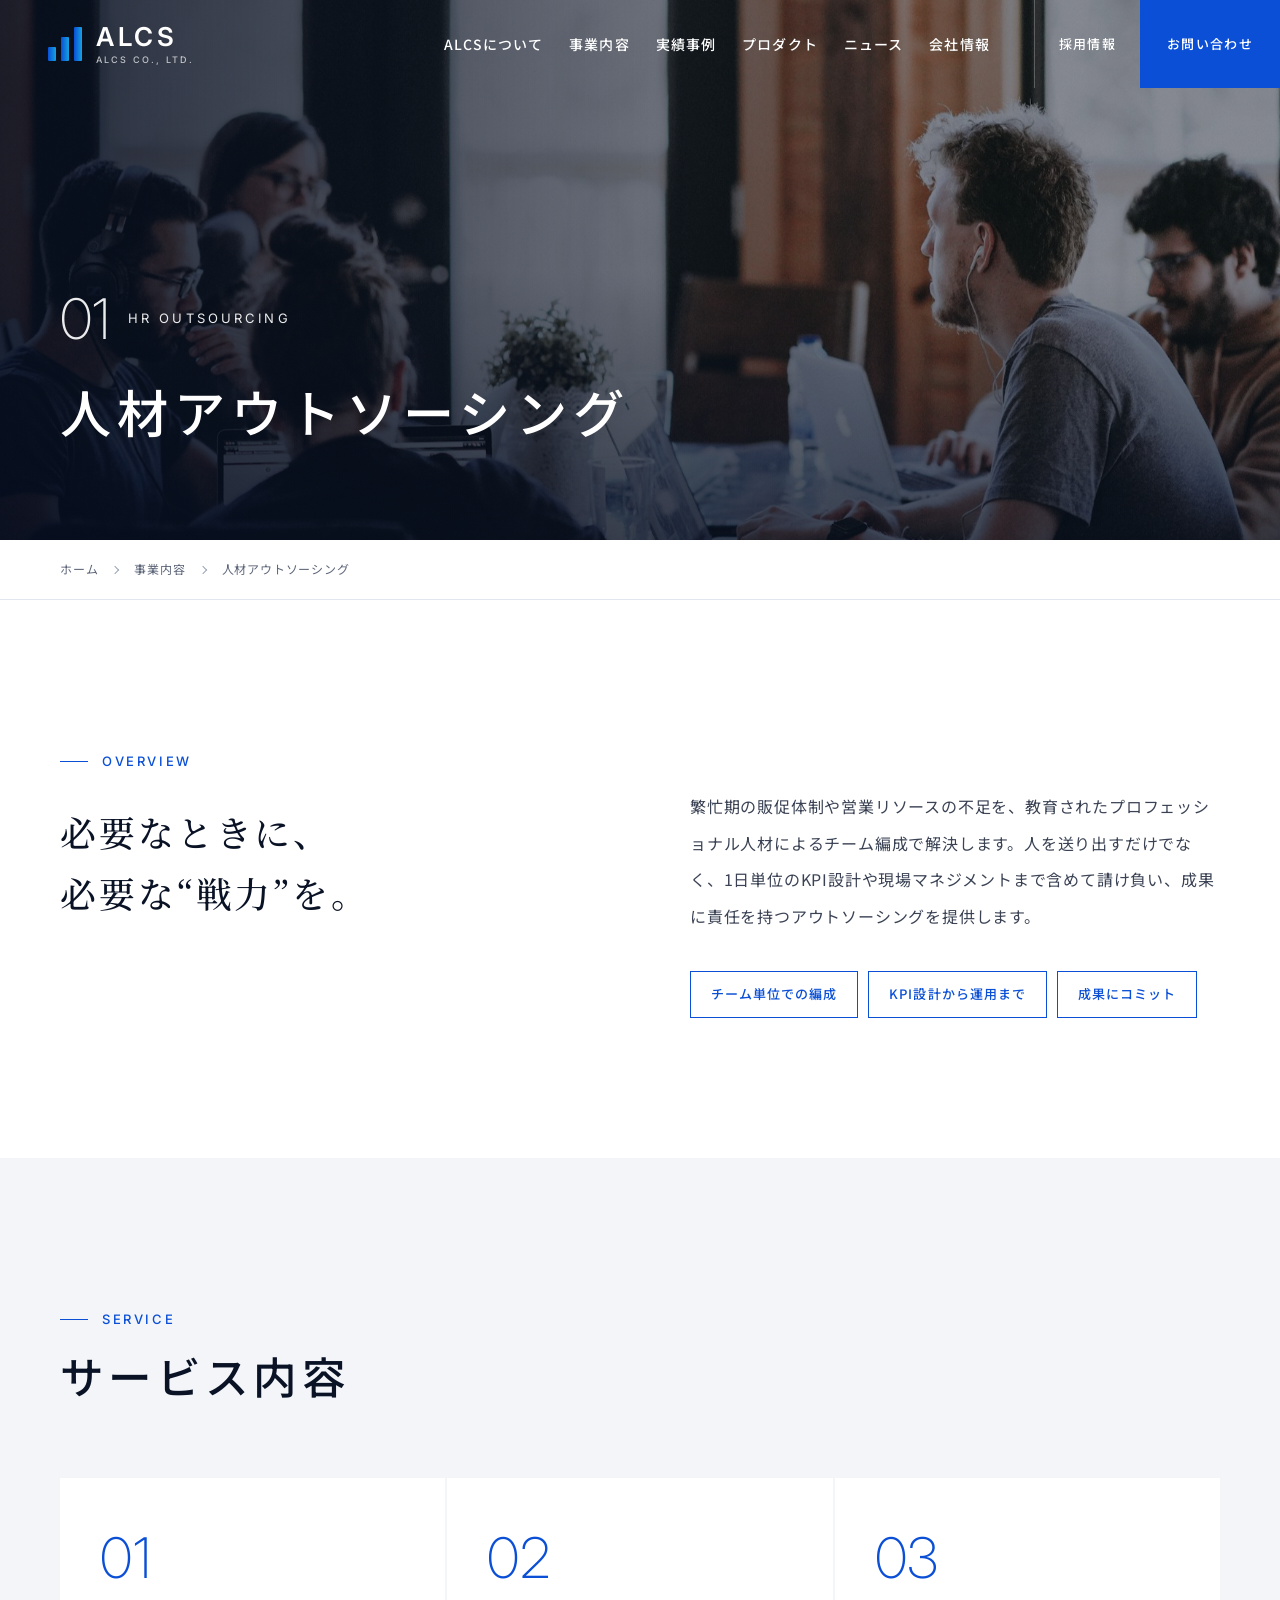
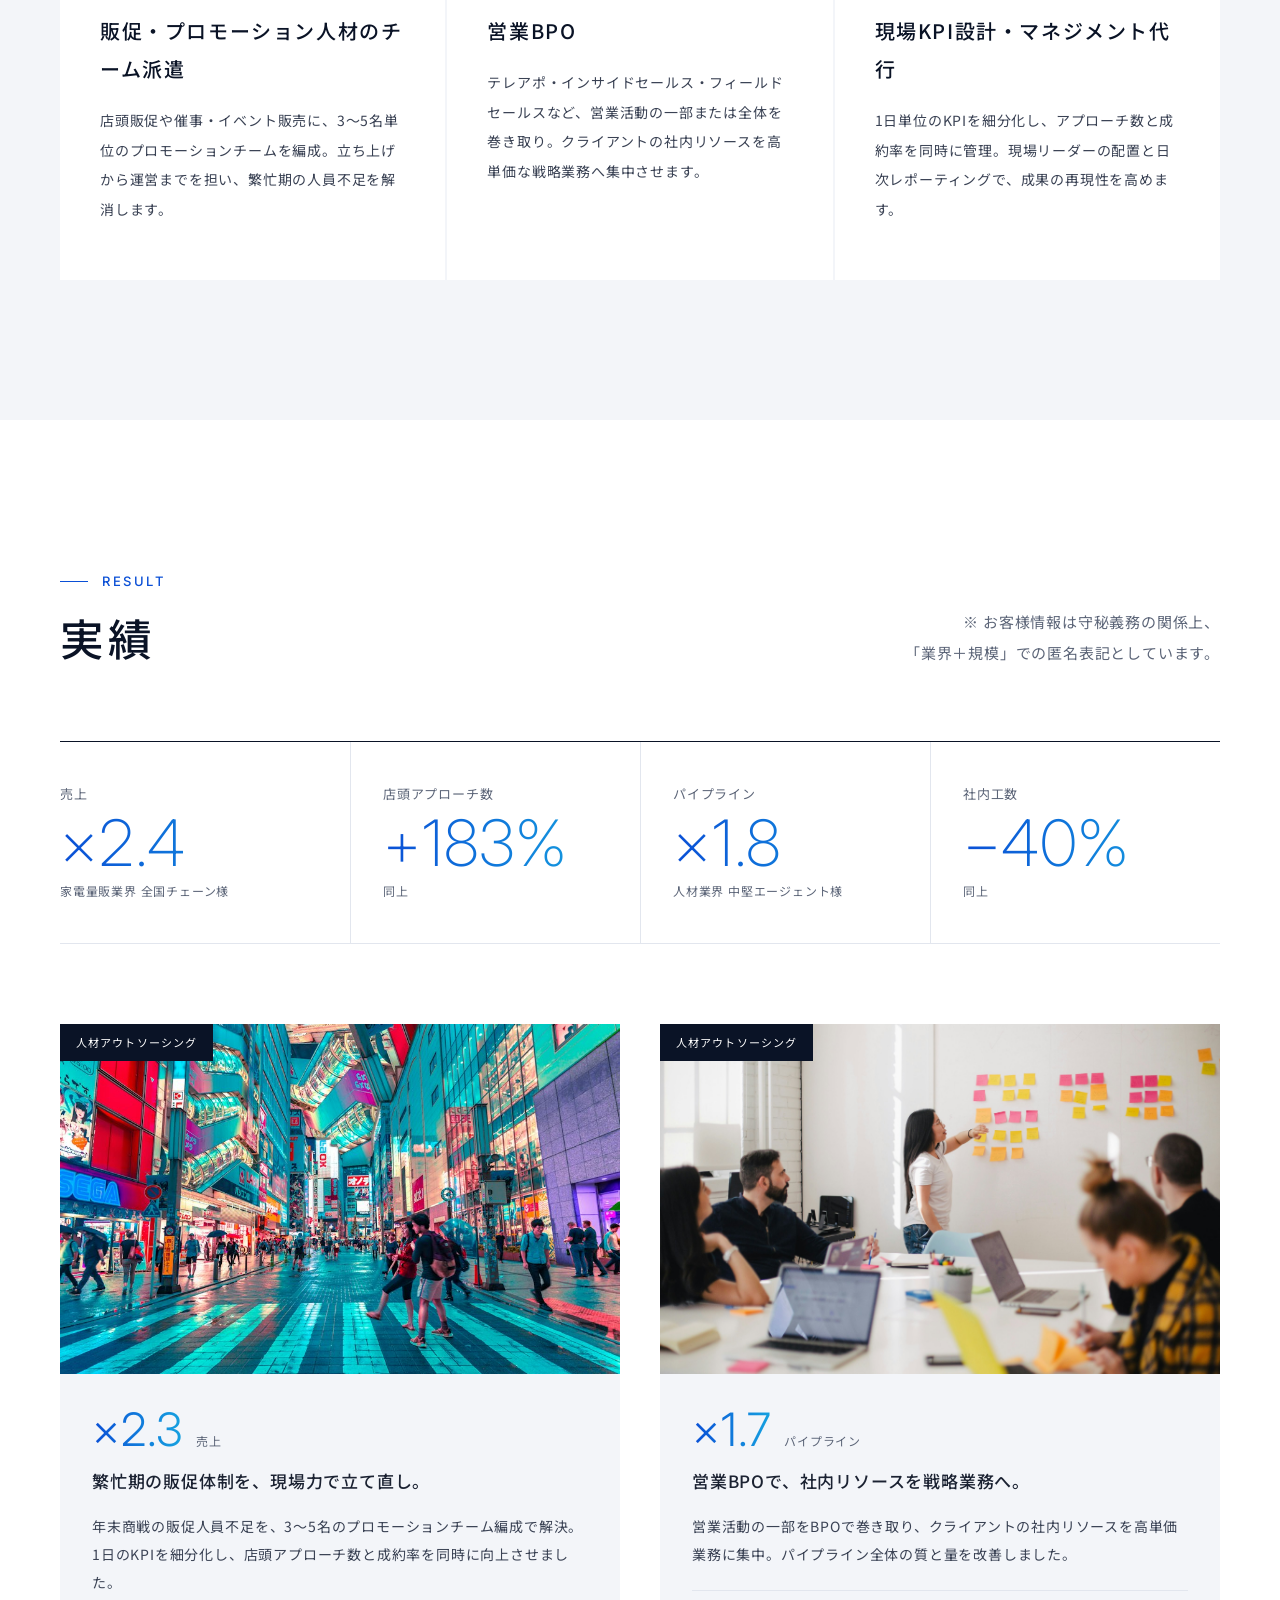
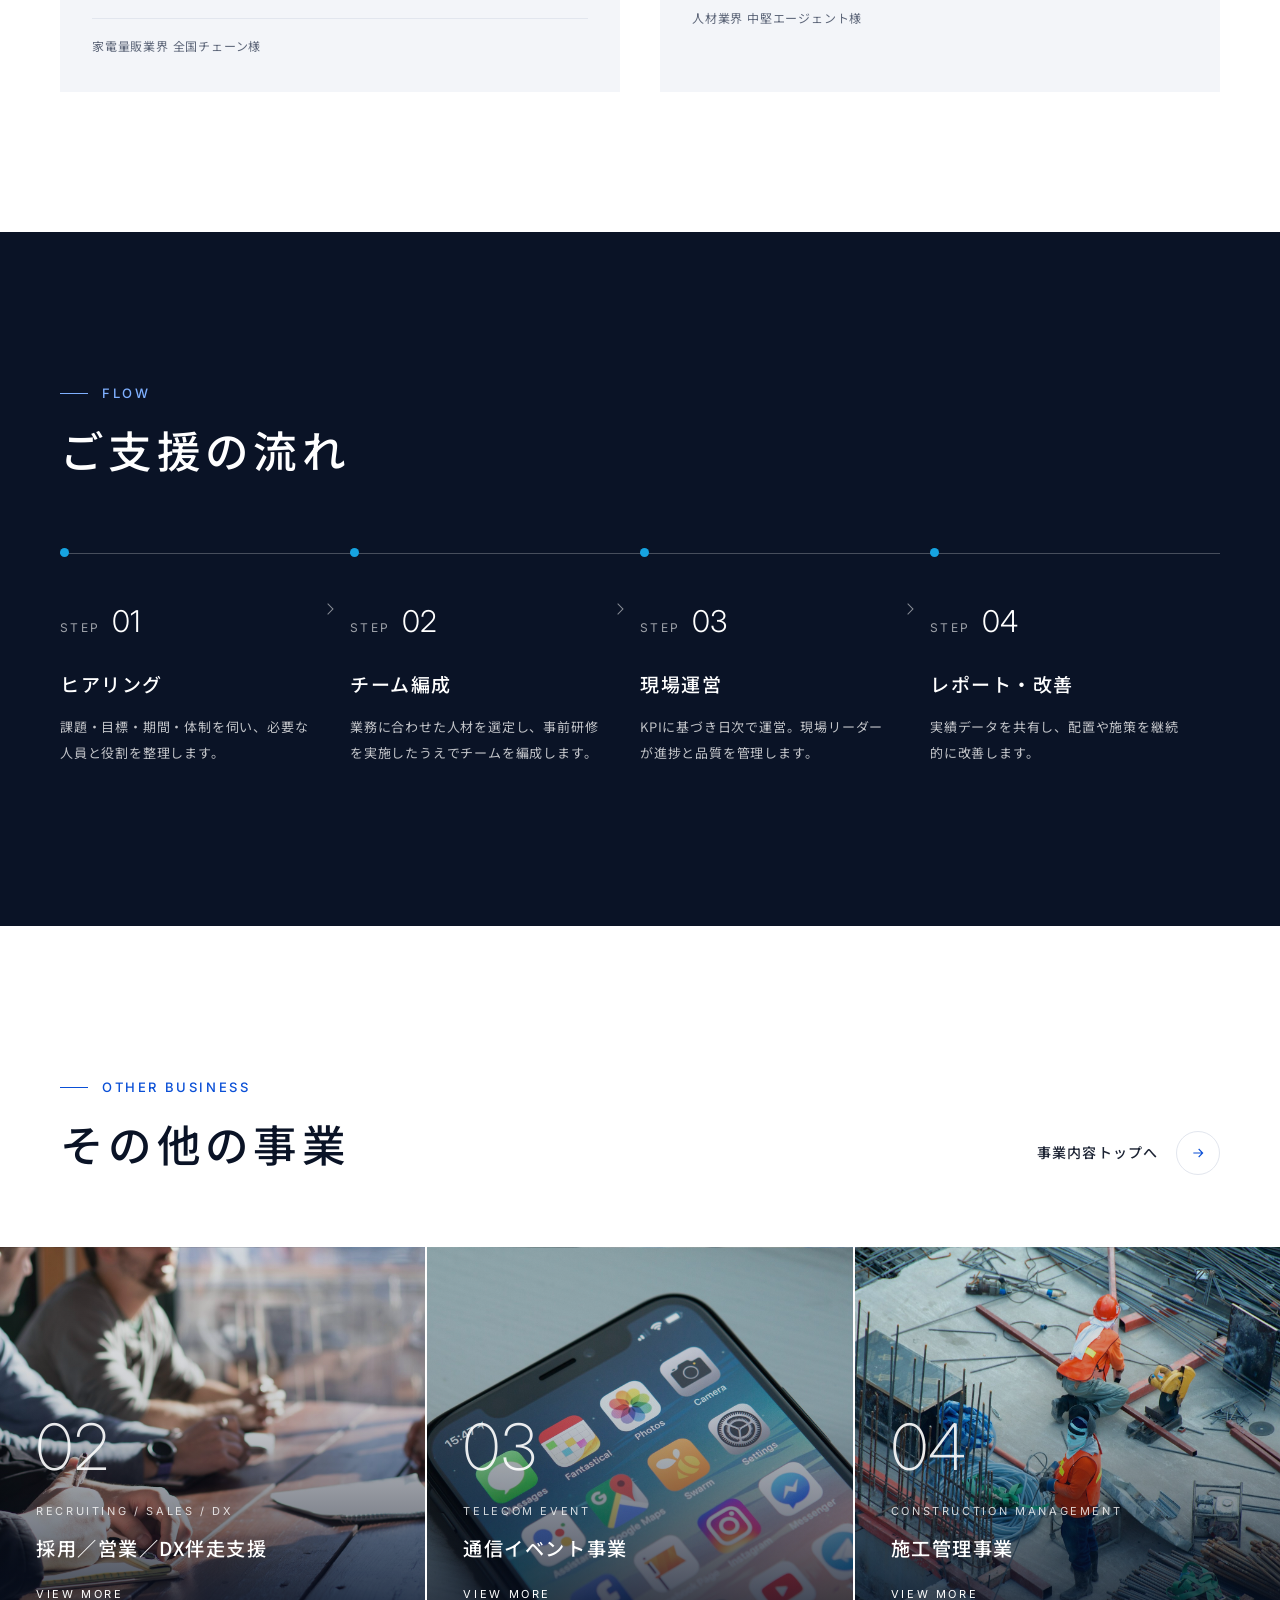
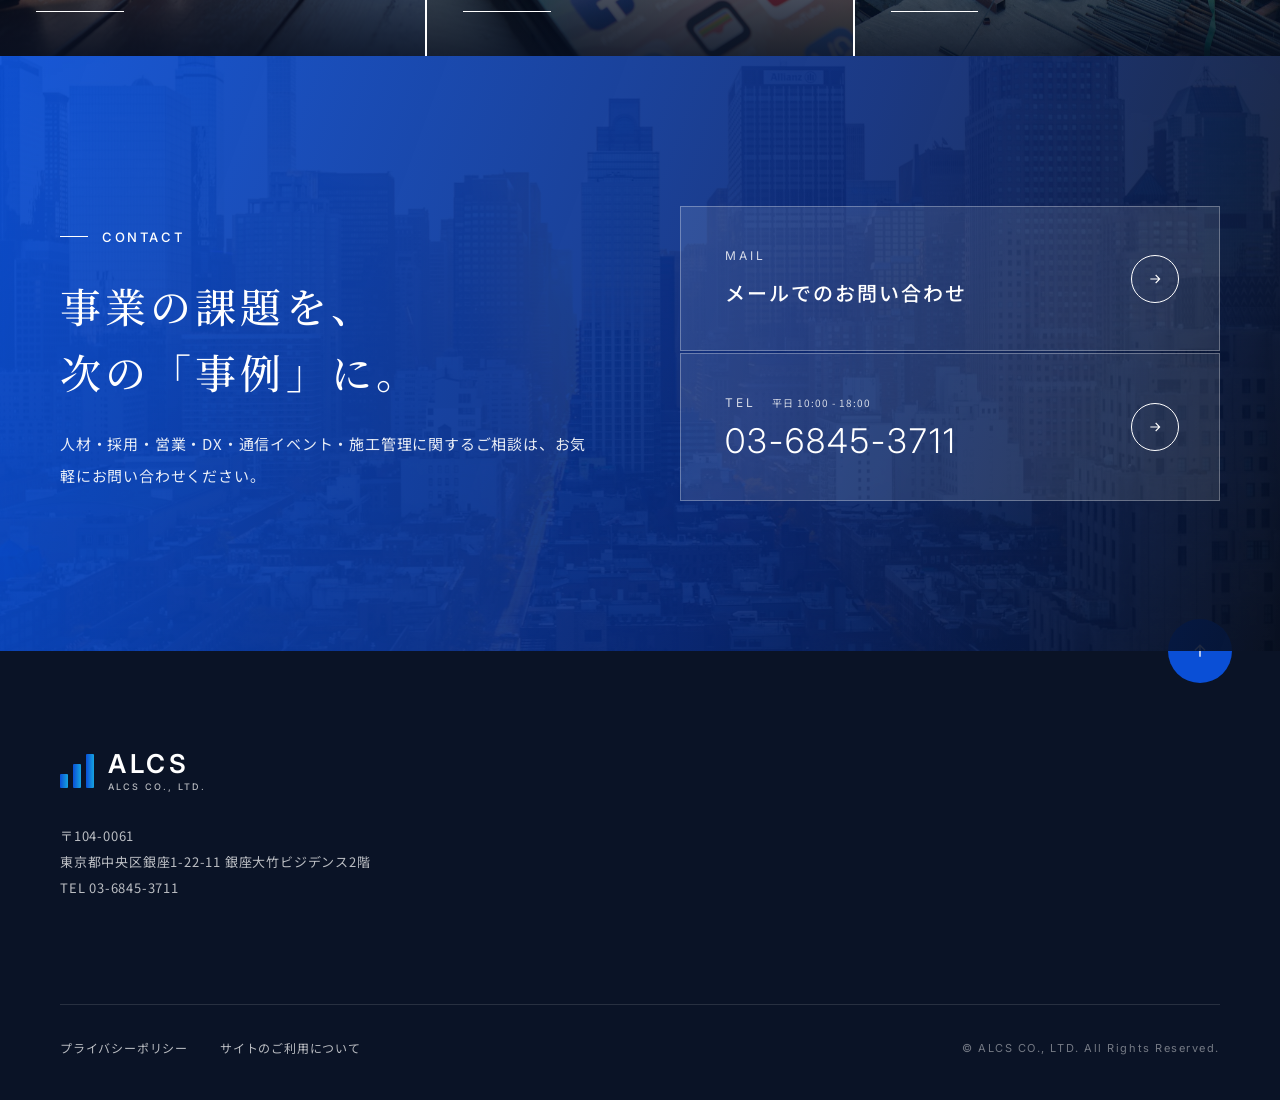
<file: business/hr-outsourcing.html>
<!DOCTYPE html>
<html lang="ja">
<head>
<meta charset="UTF-8">
<meta name="viewport" content="width=device-width, initial-scale=1">
<meta name="robots" content="noindex, nofollow">
<title>人材アウトソーシング｜事業内容｜株式会社ALCS</title>
<meta name="description" content="繁忙期の販促体制や営業リソースの不足を、教育されたプロフェッショナル人材によるチーム編成で解決します。人を送り出すだけでなく、1日単位のKPI設計や現場マネジメントまで含めて請け負い、成果に責任を持つアウトソーシングを提供します。">
<link rel="preconnect" href="https://fonts.googleapis.com">
<link rel="preconnect" href="https://fonts.gstatic.com" crossorigin>
<link href="https://fonts.googleapis.com/css2?family=Inter:wght@200;300;400;500;600&family=Noto+Sans+JP:wght@300;400;500;700&family=Noto+Serif+JP:wght@400;500;600&display=swap" rel="stylesheet">
<script>
try{var d=document.documentElement;if(!matchMedia('(prefers-reduced-motion: reduce)').matches){if(!sessionStorage.getItem('alcs_loaded')&&!/\/business\//.test(location.pathname))d.classList.add('is-loading');if(sessionStorage.getItem('alcs_trans'))d.classList.add('is-entering');}sessionStorage.removeItem('alcs_trans');}catch(e){}
</script>
<link rel="stylesheet" href="../css/style.css?v=5">
</head>
<body class="sub">
<!-- ============ HEADER ============ -->
<header class="header" id="header">
  <div class="header__main">
    <a href="../index.html#top" class="logo" aria-label="株式会社ALCS トップ">
      <span class="logo__mark"><i></i><i></i><i></i></span>
      <span class="logo__text"><b>ALCS</b><small>ALCS CO., LTD.</small></span>
    </a>
    <nav class="gnav" id="gnav" aria-label="グローバルナビゲーション">
      <ul class="gnav__list">
        <li><a href="../index.html#about">ALCSについて</a></li>
        <li class="has-mega">
          <a href="../index.html#business">事業内容</a>
          <div class="mega">
            <div class="mega__inner">
              <div class="mega__head">
                <p class="mega__en">BUSINESS</p>
                <p class="mega__ja">事業内容</p>
                <a href="../index.html#business" class="link-arrow">事業内容トップ</a>
              </div>
              <ul class="mega__list">
                <li><a href="../business/hr-outsourcing.html"><span class="mega__img" style="background-image:url(../images/biz01.jpg)"></span><span>01</span>人材アウトソーシング</a></li>
                <li><a href="../business/growth-support.html"><span class="mega__img" style="background-image:url(../images/biz02.jpg)"></span><span>02</span>採用／営業／DX伴走支援</a></li>
                <li><a href="../business/telecom-event.html"><span class="mega__img" style="background-image:url(../images/biz03.jpg)"></span><span>03</span>通信イベント事業</a></li>
                <li><a href="../business/construction.html"><span class="mega__img" style="background-image:url(../images/biz04.jpg)"></span><span>04</span>施工管理事業</a></li>
              </ul>
            </div>
          </div>
        </li>
        <li><a href="../index.html#cases">実績事例</a></li>
        <li><a href="../index.html#products">プロダクト</a></li>
        <li><a href="../index.html#news">ニュース</a></li>
        <li><a href="../index.html#company">会社情報</a></li>
      </ul>
      <div class="gnav__util">
        <a href="../index.html#recruit" class="gnav__recruit">採用情報</a>
        <a href="../index.html#contact" class="gnav__contact">お問い合わせ</a>
      </div>
    </nav>
    <button class="hamburger" id="hamburger" aria-label="メニュー" aria-expanded="false"><span></span><span></span></button>
  </div>
</header>

<main>
<!-- ============ PAGE HERO ============ -->
<section class="page-hero">
  <div class="page-hero__bg" style="background-image:url(../images/biz01.jpg);background-position:30% 80%"></div>
  <div class="container page-hero__inner">
    <p class="page-hero__num"><span>01</span>HR Outsourcing</p>
    <h1 class="page-hero__title">人材アウトソーシング</h1>
  </div>
</section>
<nav class="breadcrumb" aria-label="パンくずリスト">
  <ol class="container">
    <li><a href="../index.html">ホーム</a></li>
    <li><a href="../index.html#business">事業内容</a></li>
    <li>人材アウトソーシング</li>
  </ol>
</nav>

<!-- ============ INTRO ============ -->
<section class="intro">
  <div class="container intro__grid">
    <div class="reveal">
      <p class="label">Overview</p>
      <h2 class="intro__catch">必要なときに、<br>必要な“戦力”を。</h2>
    </div>
    <div class="reveal">
      <p class="intro__lead">繁忙期の販促体制や営業リソースの不足を、教育されたプロフェッショナル人材によるチーム編成で解決します。人を送り出すだけでなく、1日単位のKPI設計や現場マネジメントまで含めて請け負い、成果に責任を持つアウトソーシングを提供します。</p>
      <ul class="intro__points"><li>チーム単位での編成</li><li>KPI設計から運用まで</li><li>成果にコミット</li></ul>
    </div>
  </div>
</section>

<!-- ============ SERVICE ============ -->
<section class="service">
  <div class="container">
    <div class="sec-head reveal">
      <div><p class="label">Service</p><h2 class="sec-title">サービス内容</h2></div>
    </div>
    <ul class="svc-list">
        <li class="svc reveal"><p class="svc__num">01</p><h3 class="svc__title">販促・プロモーション人材のチーム派遣</h3><p class="svc__text">店頭販促や催事・イベント販売に、3〜5名単位のプロモーションチームを編成。立ち上げから運営までを担い、繁忙期の人員不足を解消します。</p></li>
        <li class="svc reveal"><p class="svc__num">02</p><h3 class="svc__title">営業BPO</h3><p class="svc__text">テレアポ・インサイドセールス・フィールドセールスなど、営業活動の一部または全体を巻き取り。クライアントの社内リソースを高単価な戦略業務へ集中させます。</p></li>
        <li class="svc reveal"><p class="svc__num">03</p><h3 class="svc__title">現場KPI設計・マネジメント代行</h3><p class="svc__text">1日単位のKPIを細分化し、アプローチ数と成約率を同時に管理。現場リーダーの配置と日次レポーティングで、成果の再現性を高めます。</p></li>
    </ul>
  </div>
</section>

<!-- ============ RESULT ============ -->
<section class="result">
  <div class="container">
    <div class="sec-head reveal">
      <div><p class="label">Result</p><h2 class="sec-title">実績</h2></div>
      <p class="sec-head__lead">※ お客様情報は守秘義務の関係上、<br>「業界＋規模」での匿名表記としています。</p>
    </div>
    <dl class="result__kpi">
        <div class="reveal"><dt>売上</dt><dd>×2.4</dd><p>家電量販業界 全国チェーン様</p></div>
        <div class="reveal"><dt>店頭アプローチ数</dt><dd>+185%</dd><p>同上</p></div>
        <div class="reveal"><dt>パイプライン</dt><dd>×1.8</dd><p>人材業界 中堅エージェント様</p></div>
        <div class="reveal"><dt>社内工数</dt><dd>−40%</dd><p>同上</p></div>
    </dl>
    <div class="case-grid">
      <article class="case reveal">
        <div class="case__img"><div class="img-zoom" style="background-image:url(../images/case01.jpg)"></div><span class="case__cat">人材アウトソーシング</span></div>
        <div class="case__body">
          <p class="case__kpi"><b>×2.4</b>売上</p>
          <h3 class="case__title">繁忙期の販促体制を、現場力で立て直し。</h3>
          <p class="case__desc">年末商戦の販促人員不足を、3〜5名のプロモーションチーム編成で解決。1日のKPIを細分化し、店頭アプローチ数と成約率を同時に向上させました。</p>
          <p class="case__client">家電量販業界 全国チェーン様</p>
        </div>
      </article>
      <article class="case reveal">
        <div class="case__img"><div class="img-zoom" style="background-image:url(../images/hero3.jpg)"></div><span class="case__cat">人材アウトソーシング</span></div>
        <div class="case__body">
          <p class="case__kpi"><b>×1.8</b>パイプライン</p>
          <h3 class="case__title">営業BPOで、社内リソースを戦略業務へ。</h3>
          <p class="case__desc">営業活動の一部をBPOで巻き取り、クライアントの社内リソースを高単価業務に集中。パイプライン全体の質と量を改善しました。</p>
          <p class="case__client">人材業界 中堅エージェント様</p>
        </div>
      </article>
    </div>
  </div>
</section>

<!-- ============ FLOW ============ -->
<section class="flow">
  <div class="container">
    <div class="sec-head reveal">
      <div><p class="label">Flow</p><h2 class="sec-title">ご支援の流れ</h2></div>
    </div>
    <ol class="flow__list">
        <li class="reveal"><p class="flow__step">STEP <b>01</b></p><h3 class="flow__title">ヒアリング</h3><p class="flow__text">課題・目標・期間・体制を伺い、必要な人員と役割を整理します。</p></li>
        <li class="reveal"><p class="flow__step">STEP <b>02</b></p><h3 class="flow__title">チーム編成</h3><p class="flow__text">業務に合わせた人材を選定し、事前研修を実施したうえでチームを編成します。</p></li>
        <li class="reveal"><p class="flow__step">STEP <b>03</b></p><h3 class="flow__title">現場運営</h3><p class="flow__text">KPIに基づき日次で運営。現場リーダーが進捗と品質を管理します。</p></li>
        <li class="reveal"><p class="flow__step">STEP <b>04</b></p><h3 class="flow__title">レポート・改善</h3><p class="flow__text">実績データを共有し、配置や施策を継続的に改善します。</p></li>
    </ol>
  </div>
</section>

<!-- ============ OTHER BUSINESS ============ -->
<section class="other">
  <div class="container">
    <div class="sec-head reveal">
      <div><p class="label">Other Business</p><h2 class="sec-title">その他の事業</h2></div>
      <a href="../index.html#business" class="link-arrow">事業内容トップへ</a>
    </div>
  </div>
  <div class="biz-tiles biz-tiles--3">
    <a href="growth-support.html" class="biz-tile reveal">
      <div class="biz-tile__img" style="background-image:url(../images/biz02.jpg);background-position:center"></div>
      <div class="biz-tile__body">
        <p class="biz-tile__num">02</p>
        <p class="biz-tile__en">Recruiting / Sales / DX</p>
        <h3 class="biz-tile__title">採用／営業／DX伴走支援</h3>
      </div>
    </a>
    <a href="telecom-event.html" class="biz-tile reveal">
      <div class="biz-tile__img" style="background-image:url(../images/biz03.jpg);background-position:center"></div>
      <div class="biz-tile__body">
        <p class="biz-tile__num">03</p>
        <p class="biz-tile__en">Telecom Event</p>
        <h3 class="biz-tile__title">通信イベント事業</h3>
      </div>
    </a>
    <a href="construction.html" class="biz-tile reveal">
      <div class="biz-tile__img" style="background-image:url(../images/biz04.jpg);background-position:center"></div>
      <div class="biz-tile__body">
        <p class="biz-tile__num">04</p>
        <p class="biz-tile__en">Construction Management</p>
        <h3 class="biz-tile__title">施工管理事業</h3>
      </div>
    </a>
  </div>
</section>

<!-- ============ CONTACT ============ -->
<section class="contact" id="contact">
  <div class="contact__bg" style="background-image:url(../images/contact.jpg)"></div>
  <div class="container contact__inner">
    <div class="contact__head reveal">
      <p class="label label--white">Contact</p>
      <h2 class="contact__title">事業の課題を、<br>次の「事例」に。</h2>
      <p class="contact__text">人材・採用・営業・DX・通信イベント・施工管理に関するご相談は、お気軽にお問い合わせください。</p>
    </div>
    <div class="contact__btns reveal">
      <a href="mailto:info@alcs.co.jp" class="contact__btn">
        <span class="contact__btn-en">Mail</span>
        <span class="contact__btn-ja">メールでのお問い合わせ</span>
      </a>
      <a href="tel:0368453711" class="contact__btn">
        <span class="contact__btn-en">Tel <small>平日 10:00 - 18:00</small></span>
        <span class="contact__btn-ja contact__btn-tel">03-6845-3711</span>
      </a>
    </div>
  </div>
</section>
</main>

<!-- ============ FOOTER ============ -->
<footer class="footer">
  <div class="container">
    <div class="footer__top">
      <div class="footer__brand">
        <a href="../index.html#top" class="logo logo--white">
          <span class="logo__mark"><i></i><i></i><i></i></span>
          <span class="logo__text"><b>ALCS</b><small>ALCS CO., LTD.</small></span>
        </a>
        <p class="footer__addr">〒104-0061<br>東京都中央区銀座1-22-11 銀座大竹ビジデンス2階<br>TEL 03-6845-3711</p>
      </div>
      <div class="footer__sitemap">
        <dl>
          <dt><a href="../index.html#about">ALCSについて</a></dt>
          <dd><a href="../index.html#about">ミッション・ビジョン</a></dd>
          <dd><a href="../index.html#message">トップメッセージ</a></dd>
          <dd><a href="../index.html#company">会社情報</a></dd>
        </dl>
        <dl>
          <dt><a href="../index.html#business">事業内容</a></dt>
          <dd><a href="../business/hr-outsourcing.html">人材アウトソーシング</a></dd>
          <dd><a href="../business/growth-support.html">採用／営業／DX伴走支援</a></dd>
          <dd><a href="../business/telecom-event.html">通信イベント事業</a></dd>
          <dd><a href="../business/construction.html">施工管理事業</a></dd>
        </dl>
        <dl>
          <dt><a href="../index.html#cases">実績・プロダクト</a></dt>
          <dd><a href="../index.html#cases">実績事例</a></dd>
          <dd><a href="../index.html#products">自社プロダクト</a></dd>
          <dd><a href="../index.html#news">ニュース</a></dd>
        </dl>
        <dl>
          <dt><a href="../index.html#recruit">採用・パートナー</a></dt>
          <dd><a href="../index.html#recruit">採用情報</a></dd>
          <dd><a href="../index.html#recruit">パートナー募集</a></dd>
          <dd><a href="../index.html#recruit">協業エージェント</a></dd>
          <dd><a href="../index.html#contact">お問い合わせ</a></dd>
        </dl>
      </div>
    </div>
    <div class="footer__bottom">
      <ul class="footer__links">
        <li><a href="../index.html">プライバシーポリシー</a></li>
        <li><a href="../index.html">サイトのご利用について</a></li>
      </ul>
      <p class="footer__copy">© ALCS CO., LTD. All Rights Reserved.</p>
    </div>
  </div>
  <a href="../index.html#top" class="pagetop" aria-label="ページトップへ"></a>
</footer>

<script src="../js/main.js?v=5"></script>
</body>
</html>
</file>
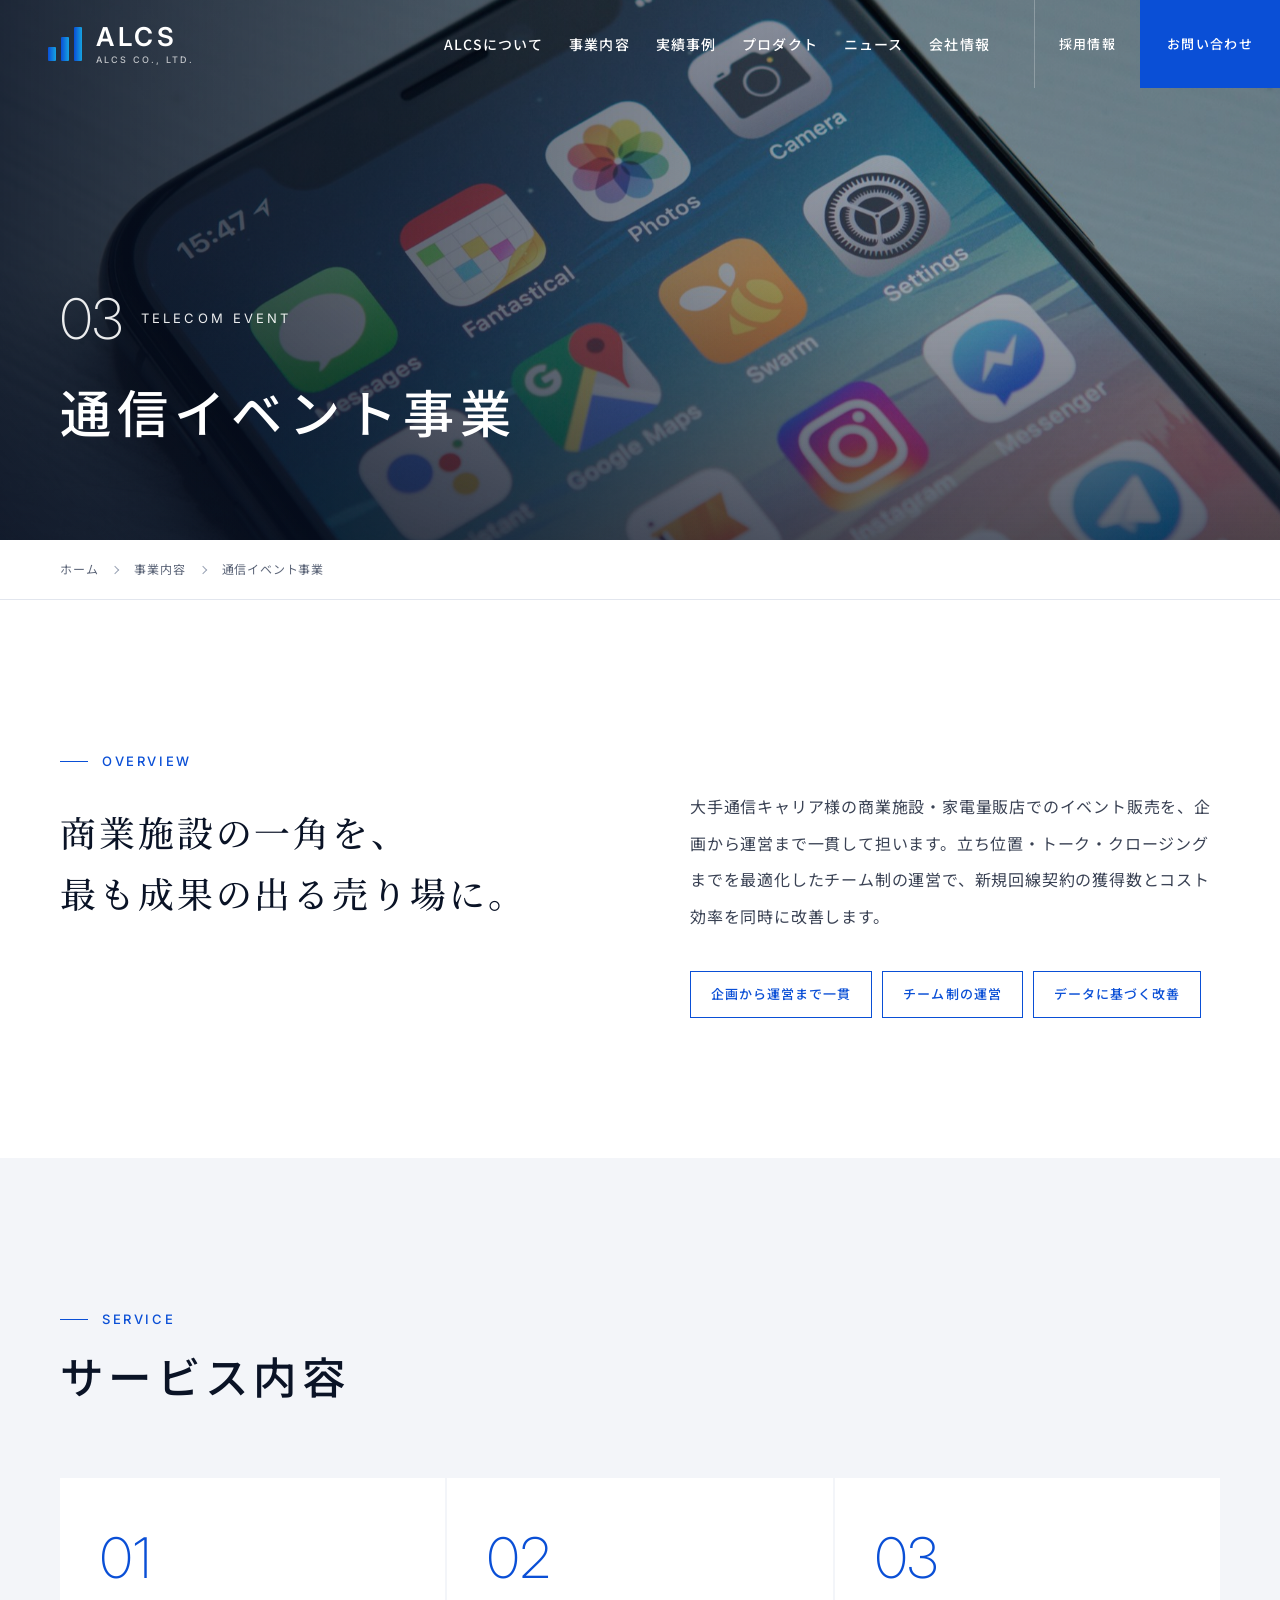
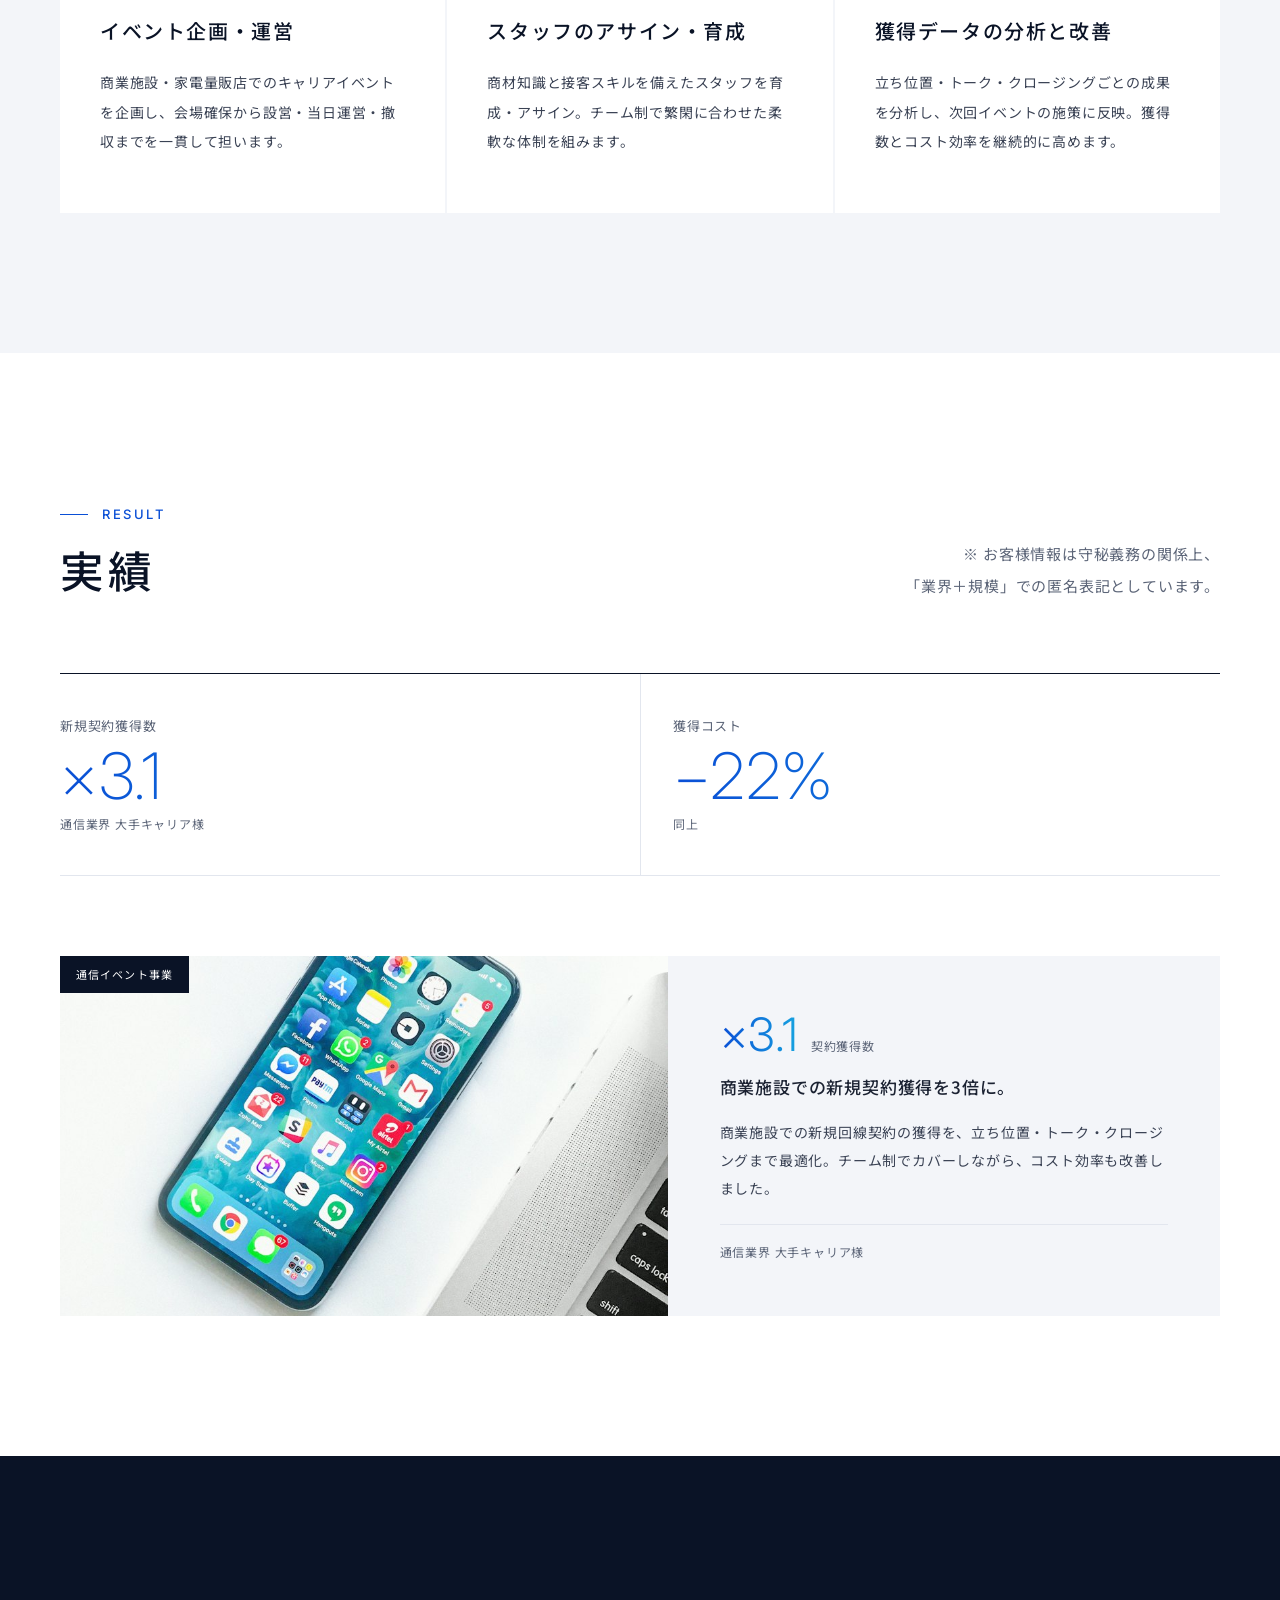
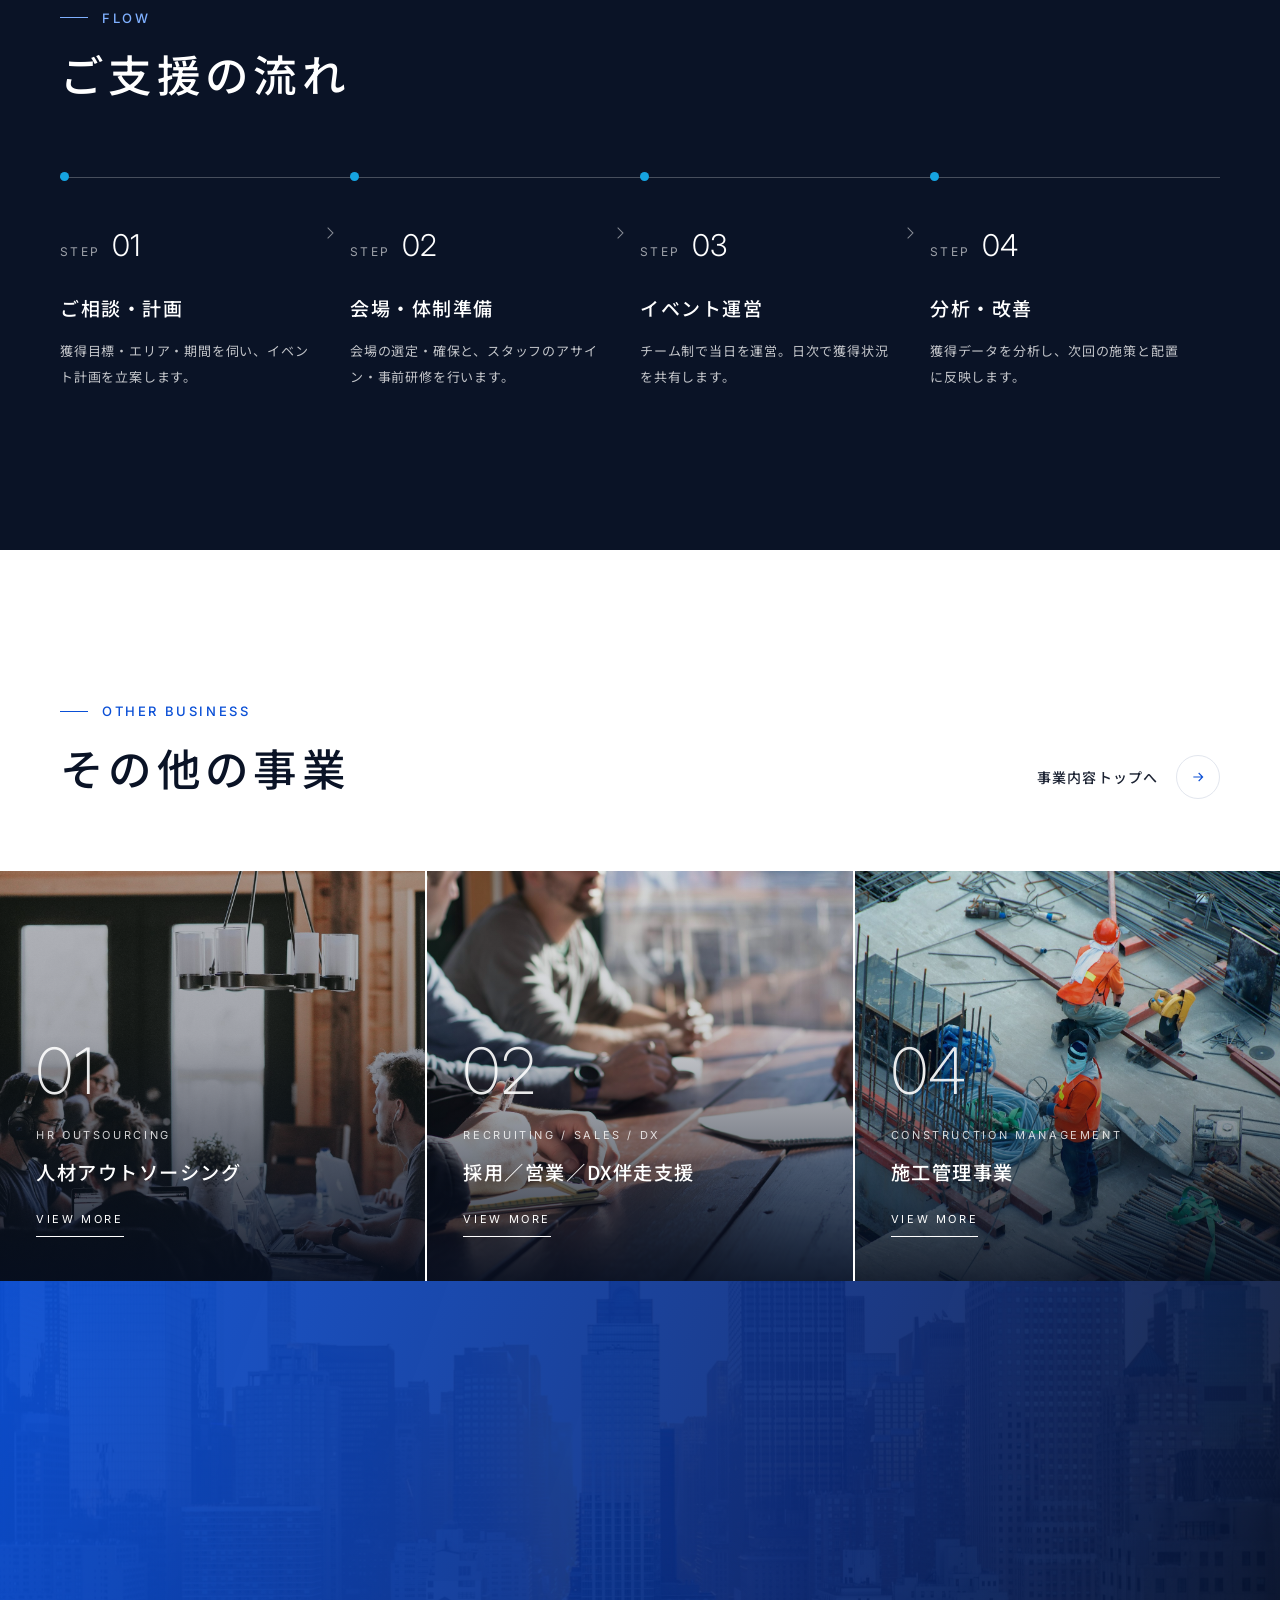
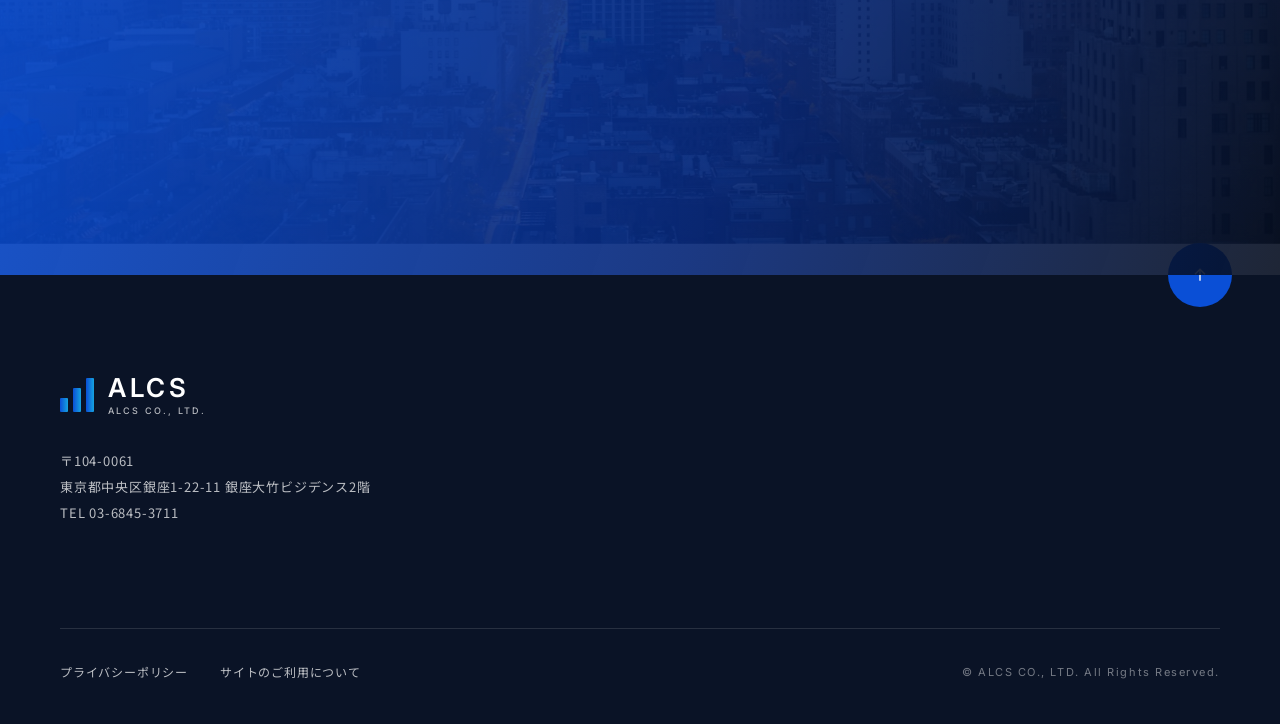
<file: business/telecom-event.html>
<!DOCTYPE html>
<html lang="ja">
<head>
<meta charset="UTF-8">
<meta name="viewport" content="width=device-width, initial-scale=1">
<meta name="robots" content="noindex, nofollow">
<title>通信イベント事業｜事業内容｜株式会社ALCS</title>
<meta name="description" content="大手通信キャリア様の商業施設・家電量販店でのイベント販売を、企画から運営まで一貫して担います。立ち位置・トーク・クロージングまでを最適化したチーム制の運営で、新規回線契約の獲得数とコスト効率を同時に改善します。">
<link rel="preconnect" href="https://fonts.googleapis.com">
<link rel="preconnect" href="https://fonts.gstatic.com" crossorigin>
<link href="https://fonts.googleapis.com/css2?family=Inter:wght@200;300;400;500;600&family=Noto+Sans+JP:wght@300;400;500;700&family=Noto+Serif+JP:wght@400;500;600&display=swap" rel="stylesheet">
<script>
try{var d=document.documentElement;if(!matchMedia('(prefers-reduced-motion: reduce)').matches){if(!sessionStorage.getItem('alcs_loaded')&&!/\/business\//.test(location.pathname))d.classList.add('is-loading');if(sessionStorage.getItem('alcs_trans'))d.classList.add('is-entering');}sessionStorage.removeItem('alcs_trans');}catch(e){}
</script>
<link rel="stylesheet" href="../css/style.css?v=5">
</head>
<body class="sub">
<!-- ============ HEADER ============ -->
<header class="header" id="header">
  <div class="header__main">
    <a href="../index.html#top" class="logo" aria-label="株式会社ALCS トップ">
      <span class="logo__mark"><i></i><i></i><i></i></span>
      <span class="logo__text"><b>ALCS</b><small>ALCS CO., LTD.</small></span>
    </a>
    <nav class="gnav" id="gnav" aria-label="グローバルナビゲーション">
      <ul class="gnav__list">
        <li><a href="../index.html#about">ALCSについて</a></li>
        <li class="has-mega">
          <a href="../index.html#business">事業内容</a>
          <div class="mega">
            <div class="mega__inner">
              <div class="mega__head">
                <p class="mega__en">BUSINESS</p>
                <p class="mega__ja">事業内容</p>
                <a href="../index.html#business" class="link-arrow">事業内容トップ</a>
              </div>
              <ul class="mega__list">
                <li><a href="../business/hr-outsourcing.html"><span class="mega__img" style="background-image:url(../images/biz01.jpg)"></span><span>01</span>人材アウトソーシング</a></li>
                <li><a href="../business/growth-support.html"><span class="mega__img" style="background-image:url(../images/biz02.jpg)"></span><span>02</span>採用／営業／DX伴走支援</a></li>
                <li><a href="../business/telecom-event.html"><span class="mega__img" style="background-image:url(../images/biz03.jpg)"></span><span>03</span>通信イベント事業</a></li>
                <li><a href="../business/construction.html"><span class="mega__img" style="background-image:url(../images/biz04.jpg)"></span><span>04</span>施工管理事業</a></li>
              </ul>
            </div>
          </div>
        </li>
        <li><a href="../index.html#cases">実績事例</a></li>
        <li><a href="../index.html#products">プロダクト</a></li>
        <li><a href="../index.html#news">ニュース</a></li>
        <li><a href="../index.html#company">会社情報</a></li>
      </ul>
      <div class="gnav__util">
        <a href="../index.html#recruit" class="gnav__recruit">採用情報</a>
        <a href="../index.html#contact" class="gnav__contact">お問い合わせ</a>
      </div>
    </nav>
    <button class="hamburger" id="hamburger" aria-label="メニュー" aria-expanded="false"><span></span><span></span></button>
  </div>
</header>

<main>
<!-- ============ PAGE HERO ============ -->
<section class="page-hero">
  <div class="page-hero__bg" style="background-image:url(../images/biz03.jpg);background-position:center"></div>
  <div class="container page-hero__inner">
    <p class="page-hero__num"><span>03</span>Telecom Event</p>
    <h1 class="page-hero__title">通信イベント事業</h1>
  </div>
</section>
<nav class="breadcrumb" aria-label="パンくずリスト">
  <ol class="container">
    <li><a href="../index.html">ホーム</a></li>
    <li><a href="../index.html#business">事業内容</a></li>
    <li>通信イベント事業</li>
  </ol>
</nav>

<!-- ============ INTRO ============ -->
<section class="intro">
  <div class="container intro__grid">
    <div class="reveal">
      <p class="label">Overview</p>
      <h2 class="intro__catch">商業施設の一角を、<br>最も成果の出る売り場に。</h2>
    </div>
    <div class="reveal">
      <p class="intro__lead">大手通信キャリア様の商業施設・家電量販店でのイベント販売を、企画から運営まで一貫して担います。立ち位置・トーク・クロージングまでを最適化したチーム制の運営で、新規回線契約の獲得数とコスト効率を同時に改善します。</p>
      <ul class="intro__points"><li>企画から運営まで一貫</li><li>チーム制の運営</li><li>データに基づく改善</li></ul>
    </div>
  </div>
</section>

<!-- ============ SERVICE ============ -->
<section class="service">
  <div class="container">
    <div class="sec-head reveal">
      <div><p class="label">Service</p><h2 class="sec-title">サービス内容</h2></div>
    </div>
    <ul class="svc-list">
        <li class="svc reveal"><p class="svc__num">01</p><h3 class="svc__title">イベント企画・運営</h3><p class="svc__text">商業施設・家電量販店でのキャリアイベントを企画し、会場確保から設営・当日運営・撤収までを一貫して担います。</p></li>
        <li class="svc reveal"><p class="svc__num">02</p><h3 class="svc__title">スタッフのアサイン・育成</h3><p class="svc__text">商材知識と接客スキルを備えたスタッフを育成・アサイン。チーム制で繁閑に合わせた柔軟な体制を組みます。</p></li>
        <li class="svc reveal"><p class="svc__num">03</p><h3 class="svc__title">獲得データの分析と改善</h3><p class="svc__text">立ち位置・トーク・クロージングごとの成果を分析し、次回イベントの施策に反映。獲得数とコスト効率を継続的に高めます。</p></li>
    </ul>
  </div>
</section>

<!-- ============ RESULT ============ -->
<section class="result">
  <div class="container">
    <div class="sec-head reveal">
      <div><p class="label">Result</p><h2 class="sec-title">実績</h2></div>
      <p class="sec-head__lead">※ お客様情報は守秘義務の関係上、<br>「業界＋規模」での匿名表記としています。</p>
    </div>
    <dl class="result__kpi">
        <div class="reveal"><dt>新規契約獲得数</dt><dd>×3.1</dd><p>通信業界 大手キャリア様</p></div>
        <div class="reveal"><dt>獲得コスト</dt><dd>−22%</dd><p>同上</p></div>
    </dl>
    <div class="case-grid case-grid--single">
      <article class="case reveal">
        <div class="case__img"><div class="img-zoom" style="background-image:url(../images/case02.jpg)"></div><span class="case__cat">通信イベント事業</span></div>
        <div class="case__body">
          <p class="case__kpi"><b>×3.1</b>契約獲得数</p>
          <h3 class="case__title">商業施設での新規契約獲得を3倍に。</h3>
          <p class="case__desc">商業施設での新規回線契約の獲得を、立ち位置・トーク・クロージングまで最適化。チーム制でカバーしながら、コスト効率も改善しました。</p>
          <p class="case__client">通信業界 大手キャリア様</p>
        </div>
      </article>
    </div>
  </div>
</section>

<!-- ============ FLOW ============ -->
<section class="flow">
  <div class="container">
    <div class="sec-head reveal">
      <div><p class="label">Flow</p><h2 class="sec-title">ご支援の流れ</h2></div>
    </div>
    <ol class="flow__list">
        <li class="reveal"><p class="flow__step">STEP <b>01</b></p><h3 class="flow__title">ご相談・計画</h3><p class="flow__text">獲得目標・エリア・期間を伺い、イベント計画を立案します。</p></li>
        <li class="reveal"><p class="flow__step">STEP <b>02</b></p><h3 class="flow__title">会場・体制準備</h3><p class="flow__text">会場の選定・確保と、スタッフのアサイン・事前研修を行います。</p></li>
        <li class="reveal"><p class="flow__step">STEP <b>03</b></p><h3 class="flow__title">イベント運営</h3><p class="flow__text">チーム制で当日を運営。日次で獲得状況を共有します。</p></li>
        <li class="reveal"><p class="flow__step">STEP <b>04</b></p><h3 class="flow__title">分析・改善</h3><p class="flow__text">獲得データを分析し、次回の施策と配置に反映します。</p></li>
    </ol>
  </div>
</section>

<!-- ============ OTHER BUSINESS ============ -->
<section class="other">
  <div class="container">
    <div class="sec-head reveal">
      <div><p class="label">Other Business</p><h2 class="sec-title">その他の事業</h2></div>
      <a href="../index.html#business" class="link-arrow">事業内容トップへ</a>
    </div>
  </div>
  <div class="biz-tiles biz-tiles--3">
    <a href="hr-outsourcing.html" class="biz-tile reveal">
      <div class="biz-tile__img" style="background-image:url(../images/biz01.jpg);background-position:30% 80%"></div>
      <div class="biz-tile__body">
        <p class="biz-tile__num">01</p>
        <p class="biz-tile__en">HR Outsourcing</p>
        <h3 class="biz-tile__title">人材アウトソーシング</h3>
      </div>
    </a>
    <a href="growth-support.html" class="biz-tile reveal">
      <div class="biz-tile__img" style="background-image:url(../images/biz02.jpg);background-position:center"></div>
      <div class="biz-tile__body">
        <p class="biz-tile__num">02</p>
        <p class="biz-tile__en">Recruiting / Sales / DX</p>
        <h3 class="biz-tile__title">採用／営業／DX伴走支援</h3>
      </div>
    </a>
    <a href="construction.html" class="biz-tile reveal">
      <div class="biz-tile__img" style="background-image:url(../images/biz04.jpg);background-position:center"></div>
      <div class="biz-tile__body">
        <p class="biz-tile__num">04</p>
        <p class="biz-tile__en">Construction Management</p>
        <h3 class="biz-tile__title">施工管理事業</h3>
      </div>
    </a>
  </div>
</section>

<!-- ============ CONTACT ============ -->
<section class="contact" id="contact">
  <div class="contact__bg" style="background-image:url(../images/contact.jpg)"></div>
  <div class="container contact__inner">
    <div class="contact__head reveal">
      <p class="label label--white">Contact</p>
      <h2 class="contact__title">事業の課題を、<br>次の「事例」に。</h2>
      <p class="contact__text">人材・採用・営業・DX・通信イベント・施工管理に関するご相談は、お気軽にお問い合わせください。</p>
    </div>
    <div class="contact__btns reveal">
      <a href="mailto:info@alcs.co.jp" class="contact__btn">
        <span class="contact__btn-en">Mail</span>
        <span class="contact__btn-ja">メールでのお問い合わせ</span>
      </a>
      <a href="tel:0368453711" class="contact__btn">
        <span class="contact__btn-en">Tel <small>平日 10:00 - 18:00</small></span>
        <span class="contact__btn-ja contact__btn-tel">03-6845-3711</span>
      </a>
    </div>
  </div>
</section>
</main>

<!-- ============ FOOTER ============ -->
<footer class="footer">
  <div class="container">
    <div class="footer__top">
      <div class="footer__brand">
        <a href="../index.html#top" class="logo logo--white">
          <span class="logo__mark"><i></i><i></i><i></i></span>
          <span class="logo__text"><b>ALCS</b><small>ALCS CO., LTD.</small></span>
        </a>
        <p class="footer__addr">〒104-0061<br>東京都中央区銀座1-22-11 銀座大竹ビジデンス2階<br>TEL 03-6845-3711</p>
      </div>
      <div class="footer__sitemap">
        <dl>
          <dt><a href="../index.html#about">ALCSについて</a></dt>
          <dd><a href="../index.html#about">ミッション・ビジョン</a></dd>
          <dd><a href="../index.html#message">トップメッセージ</a></dd>
          <dd><a href="../index.html#company">会社情報</a></dd>
        </dl>
        <dl>
          <dt><a href="../index.html#business">事業内容</a></dt>
          <dd><a href="../business/hr-outsourcing.html">人材アウトソーシング</a></dd>
          <dd><a href="../business/growth-support.html">採用／営業／DX伴走支援</a></dd>
          <dd><a href="../business/telecom-event.html">通信イベント事業</a></dd>
          <dd><a href="../business/construction.html">施工管理事業</a></dd>
        </dl>
        <dl>
          <dt><a href="../index.html#cases">実績・プロダクト</a></dt>
          <dd><a href="../index.html#cases">実績事例</a></dd>
          <dd><a href="../index.html#products">自社プロダクト</a></dd>
          <dd><a href="../index.html#news">ニュース</a></dd>
        </dl>
        <dl>
          <dt><a href="../index.html#recruit">採用・パートナー</a></dt>
          <dd><a href="../index.html#recruit">採用情報</a></dd>
          <dd><a href="../index.html#recruit">パートナー募集</a></dd>
          <dd><a href="../index.html#recruit">協業エージェント</a></dd>
          <dd><a href="../index.html#contact">お問い合わせ</a></dd>
        </dl>
      </div>
    </div>
    <div class="footer__bottom">
      <ul class="footer__links">
        <li><a href="../index.html">プライバシーポリシー</a></li>
        <li><a href="../index.html">サイトのご利用について</a></li>
      </ul>
      <p class="footer__copy">© ALCS CO., LTD. All Rights Reserved.</p>
    </div>
  </div>
  <a href="../index.html#top" class="pagetop" aria-label="ページトップへ"></a>
</footer>

<script src="../js/main.js?v=5"></script>
</body>
</html>
</file>
<file: css/style.css>
/* =========================================================
   ALCS Corporate Site  v2
   ========================================================= */
:root{
  --ink:#0a1326;
  --navy:#0b2350;
  --blue:#0a4fd6;
  --cyan:#16a3e0;
  --grad:linear-gradient(90deg,#0a4fd6 0%,#16a3e0 100%);
  --text:#1b2232;
  --sub:#5c6578;
  --line:#e2e6ee;
  --bg:#ffffff;
  --bg-2:#f3f5f9;
  --en:'Inter',sans-serif;
  --sans:'Noto Sans JP',sans-serif;
  --serif:'Noto Serif JP',serif;
  --header-h:88px;
  --ease:cubic-bezier(.22,.8,.2,1);
}
*,*::before,*::after{box-sizing:border-box}
html{scroll-behavior:smooth;scroll-padding-top:var(--header-h)}
body{margin:0;font-family:var(--sans);font-weight:400;color:var(--text);background:var(--bg);line-height:1.9;letter-spacing:.05em;-webkit-font-smoothing:antialiased;overflow-x:hidden}
a{color:inherit;text-decoration:none}
ul,ol,dl,dd{margin:0;padding:0;list-style:none}
h1,h2,h3,p{margin:0;font-weight:inherit}
button{font:inherit;color:inherit;background:none;border:0;cursor:pointer;padding:0}
.container{width:min(1280px,100% - 120px);margin-inline:auto}
.sp{display:none}

/* ---------- common parts ---------- */
.label{display:inline-flex;align-items:center;gap:14px;font-family:var(--en);font-size:13px;font-weight:500;letter-spacing:.2em;text-transform:uppercase;color:var(--blue)}
.label::before{content:"";width:28px;height:1px;background:currentColor}
.label--white{color:#fff}
.sec-title{font-size:clamp(30px,3.4vw,46px);font-weight:500;letter-spacing:.1em;line-height:1.4;margin-top:14px;color:var(--ink)}
.sec-title--white{color:#fff}
.sec-head{display:flex;justify-content:space-between;align-items:flex-end;gap:40px;margin-bottom:72px}
.sec-head__lead{font-size:15px;color:var(--sub);line-height:2.1;text-align:right}
section{position:relative}

.link-arrow{display:inline-flex;align-items:center;gap:18px;font-size:14px;font-weight:500;letter-spacing:.08em}
.link-arrow::after{content:"";width:44px;height:44px;border-radius:50%;border:1px solid var(--line);background:url("data:image/svg+xml,%3Csvg xmlns='http://www.w3.org/2000/svg' viewBox='0 0 24 24' fill='none' stroke='%230a4fd6' stroke-width='1.6'%3E%3Cpath d='M5 12h14M13 6l6 6-6 6'/%3E%3C/svg%3E") center/16px no-repeat;transition:background-color .4s var(--ease),border-color .4s,transform .4s var(--ease)}
.link-arrow:hover::after{background-color:var(--blue);border-color:var(--blue);background-image:url("data:image/svg+xml,%3Csvg xmlns='http://www.w3.org/2000/svg' viewBox='0 0 24 24' fill='none' stroke='%23fff' stroke-width='1.6'%3E%3Cpath d='M5 12h14M13 6l6 6-6 6'/%3E%3C/svg%3E");transform:translateX(4px)}
.link-arrow--sm{font-family:var(--en);font-size:12px;gap:12px}
.link-arrow--sm::after{width:32px;height:32px;background-size:12px}

.btn{position:relative;display:inline-flex;align-items:center;justify-content:space-between;gap:40px;min-width:300px;padding:22px 30px;border:1px solid var(--ink);font-size:14px;font-weight:500;letter-spacing:.1em;overflow:hidden;isolation:isolate;transition:color .5s var(--ease)}
.btn::before{content:"";position:absolute;inset:0;background:var(--ink);transform:scaleX(0);transform-origin:right;transition:transform .5s var(--ease);z-index:-1}
.btn::after{content:"";width:24px;height:1px;background:currentColor;box-shadow:0 0 0 0;position:relative;transition:width .4s var(--ease)}
.btn:hover{color:#fff}
.btn:hover::before{transform:scaleX(1);transform-origin:left}
.btn:hover::after{width:36px}
.btn--white{border-color:rgba(255,255,255,.8);color:#fff}
.btn--white::before{background:#fff}

.img-zoom{width:100%;height:100%;background-size:cover;background-position:center;transition:transform 1.4s var(--ease)}
a:hover .img-zoom,.biz-row:hover .img-zoom,.message__photo:hover .img-zoom{transform:scale(1.05)}

/* reveal animation */
.reveal{opacity:0;transform:translateY(48px);transition:opacity 1.2s var(--ease),transform 1.2s var(--ease)}
.reveal.is-in{opacity:1;transform:none}
.about__img.reveal,.biz-row__img.reveal,.message__photo.reveal{transform:none;opacity:1}
.about__img.reveal > .img-zoom,.biz-row__img.reveal > .img-zoom,.message__photo.reveal > .img-zoom{clip-path:inset(0 0 100% 0);transition:clip-path 1.4s var(--ease),transform 1.4s var(--ease)}
.about__img.reveal.is-in > .img-zoom,.biz-row__img.reveal.is-in > .img-zoom,.message__photo.reveal.is-in > .img-zoom{clip-path:inset(0 0 0 0)}

/* ---------- logo ---------- */
.logo{display:inline-flex;align-items:center;gap:14px}
.logo__mark{position:relative;width:34px;height:34px;display:block}
.logo__mark i{position:absolute;bottom:0;width:8px;background:var(--grad);border-radius:1px}
.logo__mark i:nth-child(1){left:0;height:40%}
.logo__mark i:nth-child(2){left:13px;height:70%}
.logo__mark i:nth-child(3){left:26px;height:100%}
.logo__text{display:flex;flex-direction:column;line-height:1}
.logo__text b{font-family:var(--en);font-weight:600;font-size:26px;letter-spacing:.14em}
.logo__text small{font-family:var(--en);font-size:9px;font-weight:500;letter-spacing:.24em;margin-top:5px;opacity:.7}

/* ---------- header ---------- */
.header{position:fixed;inset:0 0 auto;z-index:100;color:#fff;transition:background .5s,color .5s,box-shadow .5s,transform .5s var(--ease)}
.header__main{height:var(--header-h);display:flex;align-items:center;justify-content:space-between;padding:0 0 0 48px}
.header.is-scrolled{background:rgba(255,255,255,.97);color:var(--ink);box-shadow:0 1px 0 var(--line);backdrop-filter:blur(10px)}
.header.is-hidden{transform:translateY(-100%)}
.gnav{display:flex;align-items:center;height:100%;gap:44px}
.gnav__list{display:flex;height:100%;gap:36px}
.gnav__list > li{height:100%;display:flex;align-items:center}
.gnav__list > li > a{position:relative;font-size:14px;font-weight:500;letter-spacing:.08em;padding:8px 0}
.gnav__list > li > a::after{content:"";position:absolute;left:0;bottom:0;width:100%;height:1px;background:currentColor;transform:scaleX(0);transform-origin:right;transition:transform .4s var(--ease)}
.gnav__list > li:hover > a::after{transform:scaleX(1);transform-origin:left}
.gnav__util{display:flex;height:100%}
.gnav__util a{display:flex;align-items:center;justify-content:center;padding:0 34px;font-size:13px;font-weight:500;letter-spacing:.1em;transition:background .4s,color .4s}
.gnav__recruit{border-left:1px solid rgba(255,255,255,.25)}
.is-scrolled .gnav__recruit{border-left-color:var(--line)}
.gnav__recruit:hover{background:rgba(255,255,255,.12)}
.is-scrolled .gnav__recruit:hover{background:var(--bg-2)}
.gnav__contact{background:var(--blue);color:#fff;min-width:170px}
.gnav__contact:hover{background:var(--ink)}

/* mega menu */
.mega{position:fixed;left:0;right:0;top:var(--header-h);background:#fff;color:var(--ink);box-shadow:0 30px 60px rgba(10,19,38,.08);opacity:0;visibility:hidden;transform:translateY(-8px);transition:opacity .4s,transform .4s var(--ease),visibility .4s}
.has-mega:hover .mega,.has-mega:focus-within .mega{opacity:1;visibility:visible;transform:none}
.mega__inner{width:min(1280px,100% - 120px);margin:auto;display:grid;grid-template-columns:260px 1fr;gap:60px;padding:48px 0 56px}
.mega__en{font-family:var(--en);font-size:30px;font-weight:300;letter-spacing:.1em}
.mega__ja{font-size:13px;color:var(--sub);margin-bottom:28px}
.mega__list{display:grid;grid-template-columns:repeat(4,1fr);gap:24px}
.mega__list a{display:block;font-size:14px;font-weight:500}
.mega__list a span:not(.mega__img){font-family:var(--en);color:var(--blue);margin-right:10px;font-size:12px}
.mega__img{display:block;aspect-ratio:16/10;background-size:cover;background-position:center;margin-bottom:14px;transition:opacity .3s}
.mega__list a:hover .mega__img{opacity:.8}
.hamburger{display:none}

/* ---------- hero ---------- */
.hero{height:100vh;min-height:720px;color:#fff;overflow:hidden;background:var(--ink)}
.hero__slides,.hero__slide{position:absolute;inset:0}
.hero__slide{background-size:cover;background-position:center;opacity:0;transform:scale(1.12);transition:opacity 1.8s ease,transform 8s linear}
.hero__slide.is-active{opacity:1;transform:scale(1)}
.hero__shade{position:absolute;inset:0;background:linear-gradient(90deg,rgba(6,14,32,.78) 0%,rgba(6,14,32,.35) 55%,rgba(6,14,32,.15) 100%),linear-gradient(0deg,rgba(6,14,32,.55) 0%,transparent 40%)}
.hero__content{position:absolute;left:max(48px,7vw);top:50%;transform:translateY(-44%)}
.hero__en{font-family:var(--en);font-size:13px;font-weight:400;letter-spacing:.32em;text-transform:uppercase;overflow:hidden;margin-bottom:34px}
.hero__en span{display:inline-block;animation:slideUp 1.2s .3s var(--ease) both}
.hero__copy{font-family:var(--serif);font-weight:500;font-size:clamp(38px,5.4vw,80px);line-height:1.42;letter-spacing:.1em}
.hero__copy .line{display:block;overflow:hidden}
.hero__copy .line > span{display:inline-block;animation:slideUp 1.4s var(--ease) both}
.hero__copy .line:nth-child(1) > span{animation-delay:.5s}
.hero__copy .line:nth-child(2) > span{animation-delay:.7s}
.hero__sub{margin-top:34px;font-size:clamp(14px,1.2vw,17px);letter-spacing:.16em;opacity:0;animation:fadeIn 1.4s 1.3s both}
@keyframes slideUp{from{transform:translateY(110%)}to{transform:none}}
@keyframes fadeIn{from{opacity:0}to{opacity:.92}}
.hero__pager{position:absolute;left:max(48px,7vw);bottom:150px;display:flex;align-items:center;gap:24px;font-family:var(--en);font-size:12px;letter-spacing:.18em}
.hero__count b{font-weight:500;font-size:14px}
.hero__bars{display:flex;gap:8px}
.hero__bars i{position:relative;width:48px;height:2px;background:rgba(255,255,255,.3);overflow:hidden}
.hero__bars i::after{content:"";position:absolute;inset:0;background:#fff;transform:scaleX(0);transform-origin:left}
.hero__bars i.is-active::after{animation:bar 6s linear forwards}
.hero__bars i.is-done::after{transform:scaleX(1)}
@keyframes bar{to{transform:scaleX(1)}}
.hero__news{position:absolute;right:0;bottom:0;width:min(640px,60%);display:flex;align-items:center;gap:22px;padding:30px 40px;background:#fff;color:var(--ink);transition:background .4s}
.hero__news:hover{background:var(--bg-2)}
.hero__news-label{font-family:var(--en);font-size:12px;font-weight:600;letter-spacing:.2em;color:var(--blue)}
.hero__news time{font-family:var(--en);font-size:13px;color:var(--sub)}
.hero__news-title{flex:1;font-size:14px;white-space:nowrap;overflow:hidden;text-overflow:ellipsis}
.hero__news-arrow{width:24px;height:1px;background:var(--ink);position:relative}
.hero__news-arrow::after{content:"";position:absolute;right:0;top:-3px;width:7px;height:7px;border-top:1px solid var(--ink);border-right:1px solid var(--ink);transform:rotate(45deg)}
.hero__scroll{position:absolute;right:48px;top:50%;transform:translateY(-50%);writing-mode:vertical-rl;font-family:var(--en);font-size:11px;letter-spacing:.3em;text-transform:uppercase;display:flex;align-items:center;gap:16px}
.hero__scroll::after{content:"";width:1px;height:80px;background:linear-gradient(#fff 50%,rgba(255,255,255,.25) 50%);background-size:1px 200%;animation:scrollLine 2.2s infinite}
@keyframes scrollLine{from{background-position:0 100%}to{background-position:0 -100%}}

/* ---------- about ---------- */
.about{padding:180px 0 200px;overflow:hidden}
.about__title{font-family:var(--serif);font-weight:500;font-size:clamp(30px,3.6vw,52px);line-height:1.6;letter-spacing:.1em;margin-top:28px;color:var(--ink)}
.about__grid{display:grid;grid-template-columns:1fr 1fr;gap:100px;margin-top:90px;align-items:start}
.about__img{aspect-ratio:4/5;overflow:hidden;position:sticky;top:130px}
.mv{padding-bottom:56px;margin-bottom:56px;border-bottom:1px solid var(--line)}
.mv__label{display:flex;align-items:baseline;gap:18px;font-size:13px;color:var(--sub)}
.mv__label span{font-family:var(--en);font-size:40px;font-weight:200;letter-spacing:.06em;color:var(--blue);line-height:1}
.mv__copy{font-family:var(--serif);font-weight:500;font-size:clamp(21px,2vw,28px);line-height:1.8;letter-spacing:.08em;margin:24px 0 22px;color:var(--ink)}
.mv__text{font-size:15px;line-height:2.2;color:#3a4254}
.about__bgtext{position:absolute;left:0;bottom:40px;white-space:nowrap;font-family:var(--en);font-weight:200;font-size:clamp(80px,13vw,200px);letter-spacing:.04em;line-height:1;color:transparent;-webkit-text-stroke:1px #e3e8f1;pointer-events:none;z-index:-1;animation:marquee 40s linear infinite}
@keyframes marquee{from{transform:translateX(0)}to{transform:translateX(-30%)}}

/* ---------- business ---------- */
.business{padding:160px 0 180px;background:var(--bg-2)}
.biz-tiles{display:grid;grid-template-columns:repeat(4,1fr);gap:2px;background:var(--bg-2)}
.biz-tile{position:relative;height:clamp(420px,42vw,600px);overflow:hidden;color:#fff;display:flex;align-items:flex-end}
.biz-tile__img{position:absolute;inset:0;background-size:cover;background-position:center;transition:transform 1.4s var(--ease)}
.biz-tile::before{content:"";position:absolute;inset:0;z-index:1;background:linear-gradient(0deg,rgba(6,14,32,.9) 0%,rgba(6,14,32,.2) 60%,rgba(6,14,32,.1) 100%);transition:background .6s}
.biz-tile::after{content:"";position:absolute;inset:0;z-index:1;background:linear-gradient(0deg,rgba(10,79,214,.85),rgba(10,79,214,.25));opacity:0;transition:opacity .6s var(--ease)}
.biz-tile:hover .biz-tile__img{transform:scale(1.08)}
.biz-tile:hover::after{opacity:1}
.biz-tile__body{position:relative;z-index:2;padding:0 36px 44px}
.biz-tile__num{font-family:var(--en);font-weight:200;font-size:64px;line-height:1;margin-bottom:22px;opacity:.9}
.biz-tile__en{font-family:var(--en);font-size:11px;letter-spacing:.24em;text-transform:uppercase;opacity:.8}
.biz-tile__title{font-size:clamp(18px,1.5vw,22px);font-weight:500;letter-spacing:.08em;margin:8px 0 14px}
.biz-tile__text{font-size:13px;line-height:1.9;opacity:.85;max-height:0;overflow:hidden;transition:max-height .6s var(--ease)}
.biz-tile:hover .biz-tile__text{max-height:80px}
.biz-tile__body::after{content:"View More";display:block;width:max-content;font-family:var(--en);font-size:11px;letter-spacing:.24em;text-transform:uppercase;padding:0 0 6px;border-bottom:1px solid #fff;margin-top:18px;transition:padding .5s var(--ease)}
.biz-tile:hover .biz-tile__body::after{padding-right:40px}

.biz-details{margin-top:160px}
.biz-row{display:grid;grid-template-columns:1.15fr 1fr;align-items:center;margin-bottom:140px}
.biz-row:last-child{margin-bottom:0}
.biz-row__img{height:clamp(420px,46vw,640px);overflow:hidden}
.biz-row__body{padding:0 max(60px,calc((100vw - 1280px)/2)) 0 90px}
.biz-row--rev{grid-template-columns:1fr 1.15fr}
.biz-row--rev .biz-row__img{order:2}
.biz-row--rev .biz-row__body{padding:0 90px 0 max(60px,calc((100vw - 1280px)/2))}
.biz-row__num{display:flex;align-items:center;gap:16px;font-family:var(--en);font-size:12px;letter-spacing:.22em;text-transform:uppercase;color:var(--blue)}
.biz-row__num span{font-size:44px;font-weight:200;letter-spacing:0;line-height:1}
.biz-row__title{font-size:clamp(26px,2.4vw,34px);font-weight:500;letter-spacing:.1em;margin:18px 0 10px;color:var(--ink)}
.biz-row__catch{font-family:var(--serif);font-size:18px;color:var(--blue);margin-bottom:24px;letter-spacing:.08em}
.biz-row__text{font-size:15px;line-height:2.15;color:#3a4254}
.biz-row__list{margin-top:30px;border-top:1px solid var(--line)}
.biz-row__list li{padding:15px 0 15px 22px;border-bottom:1px solid var(--line);font-size:14px;position:relative}
.biz-row__list li::before{content:"";position:absolute;left:0;top:50%;width:8px;height:1px;background:var(--blue)}
.biz-row__list--col li{padding-left:0;display:grid;grid-template-columns:64px 1fr;gap:12px;align-items:baseline}
.biz-row__list--col li::before{display:none}
.biz-row__list--col b{font-weight:700;color:var(--blue);font-size:13px;letter-spacing:.14em}
.biz-row__kpi{display:grid;grid-template-columns:repeat(auto-fit,minmax(150px,1fr));gap:1px;margin-top:34px;background:var(--line);border:1px solid var(--line)}
.biz-row__kpi div{background:#fff;padding:22px 22px 20px}
.biz-row__kpi dt{font-size:12px;color:var(--sub)}
.biz-row__kpi dd{font-family:var(--en);font-weight:300;font-size:40px;line-height:1.2;letter-spacing:.01em;background:var(--grad);-webkit-background-clip:text;background-clip:text;color:transparent}
.biz-row__kpi p{font-size:11px;color:var(--sub);margin-top:4px;line-height:1.6}

/* ---------- numbers ---------- */
.numbers{padding:170px 0;color:#fff;overflow:hidden}
.numbers__bg{position:absolute;inset:-10% 0;background-size:cover;background-position:center;will-change:transform}
.numbers::before{content:"";position:absolute;inset:0;z-index:1;background:linear-gradient(120deg,rgba(6,14,32,.93) 30%,rgba(10,79,214,.72))}
.numbers__inner{position:relative;z-index:2}
.numbers__list{display:grid;grid-template-columns:repeat(4,1fr);margin-top:80px;border-top:1px solid rgba(255,255,255,.25)}
.numbers__list li{padding:40px 30px 0;border-left:1px solid rgba(255,255,255,.25)}
.numbers__list li:first-child{border-left:0;padding-left:0}
.numbers__label{font-family:var(--en);font-size:12px;letter-spacing:.24em;text-transform:uppercase;opacity:.7}
.numbers__val{font-family:var(--en);font-weight:200;font-size:clamp(64px,7vw,110px);line-height:1.1;letter-spacing:-.01em;margin:10px 0 6px}
.numbers__val small{font-size:.45em;font-weight:300;margin-left:4px}
.numbers__ja{font-size:13px;opacity:.85}

/* ---------- message ---------- */
.message{padding:180px 0}
.message__grid{display:grid;grid-template-columns:1fr 1fr;align-items:center}
.message__photo{position:relative;height:clamp(560px,56vw,820px);overflow:hidden}
.message__tag{position:absolute;right:16px;bottom:12px;font-size:11px;color:rgba(255,255,255,.8)}
.message__body{padding:0 max(60px,calc((100vw - 1280px)/2)) 0 100px}
.message__lead{font-family:var(--serif);font-weight:500;font-size:clamp(24px,2.5vw,38px);line-height:1.6;letter-spacing:.1em;margin:50px 0 40px;color:var(--ink)}
.message__text p{font-size:15px;line-height:2.3;color:#3a4254;margin-bottom:1.2em}
.message__sign{margin:44px 0 50px;padding-top:30px;border-top:1px solid var(--line);display:grid;grid-template-columns:auto 1fr;column-gap:24px;align-items:end}
.message__role{grid-column:1/-1;font-size:12px;color:var(--sub);margin-bottom:6px}
.message__name{font-family:var(--serif);font-size:28px;font-weight:500;letter-spacing:.2em}
.message__en{font-family:var(--en);font-size:12px;letter-spacing:.22em;color:var(--sub);padding-bottom:8px}

/* ---------- cases ---------- */
.cases{padding:170px 0 160px;background:var(--bg-2);overflow:hidden}
.slider-nav{display:flex;gap:12px}
.slider-btn{width:60px;height:60px;border-radius:50%;border:1px solid #c8cfdb;background:url("data:image/svg+xml,%3Csvg xmlns='http://www.w3.org/2000/svg' viewBox='0 0 24 24' fill='none' stroke='%230a1326' stroke-width='1.4'%3E%3Cpath d='M19 12H5M11 6l-6 6 6 6'/%3E%3C/svg%3E") center/18px no-repeat;transition:background-color .3s,border-color .3s}
.slider-btn--next{transform:scaleX(-1)}
.slider-btn:hover{background-color:#fff;border-color:var(--ink)}
.cases__track{display:flex;gap:32px;overflow-x:auto;scroll-snap-type:x mandatory;scroll-behavior:smooth;padding:0 max(60px,calc((100vw - 1280px)/2)) 10px;scroll-padding-inline:max(60px,calc((100vw - 1280px)/2));scrollbar-width:none}
.cases__track::-webkit-scrollbar{display:none}
.case{flex:0 0 400px;scroll-snap-align:start;background:#fff;cursor:pointer;transition:box-shadow .5s var(--ease)}
.case:hover{box-shadow:0 30px 60px rgba(10,19,38,.1)}
.case:hover .img-zoom{transform:scale(1.06)}
.case__img{position:relative;aspect-ratio:16/10;overflow:hidden}
.case__cat{position:absolute;left:0;top:0;background:var(--ink);color:#fff;font-size:11px;letter-spacing:.1em;padding:8px 16px}
.case__body{padding:30px 32px 34px}
.case__kpi{display:flex;align-items:baseline;gap:12px;font-size:12px;color:var(--sub)}
.case__kpi b{font-family:var(--en);font-weight:300;font-size:46px;line-height:1.1;background:var(--grad);-webkit-background-clip:text;background-clip:text;color:transparent}
.case__title{font-size:17px;font-weight:500;line-height:1.75;margin:12px 0 22px;min-height:3.5em}
.case__client{font-size:12px;color:var(--sub);padding-top:16px;border-top:1px solid var(--line)}
.cases__foot{display:flex;justify-content:space-between;align-items:center;margin-top:50px;gap:24px}
.cases__note{font-size:12px;color:var(--sub)}

/* ---------- products ---------- */
.products{padding:170px 0}
.products__grid{display:grid;grid-template-columns:repeat(3,1fr);gap:48px}
.product{display:block}
.product__img{aspect-ratio:3/2;overflow:hidden;margin-bottom:28px}
.product__for{font-family:var(--en);font-size:11px;letter-spacing:.2em;text-transform:uppercase;color:var(--blue)}
.product__name{font-family:var(--en);font-weight:400;font-size:28px;letter-spacing:.04em;margin:8px 0 2px;color:var(--ink)}
.product__name span{color:var(--cyan);margin:0 8px;font-weight:200}
.product__type{font-size:13px;font-weight:500;margin-bottom:14px}
.product__text{font-size:14px;line-height:2;color:var(--sub)}

/* ---------- news ---------- */
.news{padding:130px 0}
.news__grid{display:grid;grid-template-columns:320px 1fr;gap:80px}
.news__head .link-arrow{margin-top:48px}
.news__tabs{display:flex;gap:8px;margin-bottom:24px;flex-wrap:wrap}
.news__tabs button{padding:9px 22px;border:1px solid var(--line);border-radius:40px;font-size:13px;transition:all .3s}
.news__tabs button:hover{border-color:var(--ink)}
.news__tabs button.is-active{background:var(--ink);color:#fff;border-color:var(--ink)}
.news__list{border-top:1px solid var(--ink)}
.news__list li{border-bottom:1px solid var(--line)}
.news__list li.is-hidden{display:none}
.news__list a{display:grid;grid-template-columns:110px 130px 1fr 24px;align-items:center;gap:20px;padding:30px 8px;transition:background .3s,padding .4s var(--ease)}
.news__list a::after{content:"";width:8px;height:8px;border-top:1px solid var(--ink);border-right:1px solid var(--ink);transform:rotate(45deg);justify-self:end;transition:transform .3s}
.news__list a:hover{background:var(--bg-2);padding-left:20px}
.news__list time{font-family:var(--en);font-size:14px;color:var(--sub)}
.news__cat{font-size:11px;text-align:center;border:1px solid var(--blue);color:var(--blue);padding:3px 0}
.news__title{font-size:15px;line-height:1.8}

/* ---------- recruit ---------- */
.recruit{padding:0 0 2px;background:#fff}
.recruit__banner{position:relative;display:flex;align-items:center;height:clamp(520px,50vw,720px);overflow:hidden;color:#fff}
.recruit__bg{position:absolute;inset:0}
.recruit__banner::before{content:"";position:absolute;inset:0;z-index:1;background:linear-gradient(90deg,rgba(6,14,32,.85) 0%,rgba(6,14,32,.2) 70%)}
.recruit__inner{position:relative;z-index:2;padding-left:max(60px,calc((100vw - 1280px)/2))}
.recruit__en{font-family:var(--en);font-weight:200;font-size:clamp(70px,10vw,150px);line-height:1;letter-spacing:.02em}
.recruit__title{font-size:16px;letter-spacing:.2em;margin:10px 0 36px}
.recruit__copy{font-family:var(--serif);font-size:clamp(22px,2.2vw,30px);line-height:1.8;letter-spacing:.1em;margin-bottom:48px}
.recruit__sub{display:grid;grid-template-columns:1fr 1fr;gap:2px;margin-top:2px}
.sub-card{position:relative;display:flex;align-items:flex-end;height:400px;overflow:hidden;color:#fff}
.sub-card__img{position:absolute;inset:0}
.sub-card::before{content:"";position:absolute;inset:0;z-index:1;background:linear-gradient(0deg,rgba(6,14,32,.88) 10%,rgba(6,14,32,.25));transition:background .5s}
.sub-card:hover::before{background:linear-gradient(0deg,rgba(10,79,214,.9) 10%,rgba(10,79,214,.35))}
.sub-card__body{position:relative;z-index:2;padding:0 56px 50px;max-width:560px}
.sub-card__en{font-family:var(--en);font-size:12px;letter-spacing:.24em;text-transform:uppercase;opacity:.8}
.sub-card__title{font-size:26px;font-weight:500;letter-spacing:.1em;margin:6px 0 12px}
.sub-card__text{font-size:14px;line-height:2;opacity:.9}

/* ---------- company ---------- */
.company{padding:170px 0}
.company__grid{display:grid;grid-template-columns:1.1fr 1fr;gap:90px;align-items:start}
.company__table{border-top:1px solid var(--ink)}
.company__table > div{display:grid;grid-template-columns:150px 1fr;padding:28px 0;border-bottom:1px solid var(--line)}
.company__table dt{font-size:14px;font-weight:500;color:var(--sub)}
.company__table dd{font-size:15px;line-height:2}
.company__table small{display:block;font-family:var(--en);font-size:12px;color:var(--sub);letter-spacing:.1em}
.company__photo{aspect-ratio:16/10;margin-bottom:10px;filter:saturate(.75)}
.company__offices{overflow:hidden}
.office{padding:26px 0;border-bottom:1px solid var(--line);font-size:14px;line-height:1.9}
.office__name{display:flex;align-items:baseline;gap:14px;font-size:15px;font-weight:500;margin-bottom:6px}
.office__name span{font-family:var(--en);font-size:11px;letter-spacing:.2em;text-transform:uppercase;color:var(--blue)}
.office .link-arrow{margin-top:10px}

/* ---------- contact ---------- */
.contact{padding:150px 0;color:#fff;overflow:hidden}
.contact__bg{position:absolute;inset:0;background-size:cover;background-position:center}
.contact::before{content:"";position:absolute;inset:0;z-index:1;background:linear-gradient(110deg,rgba(10,79,214,.94) 0%,rgba(8,40,120,.92) 60%,rgba(6,14,32,.9) 100%)}
.contact__inner{position:relative;z-index:2;display:grid;grid-template-columns:1fr 1fr;gap:80px;align-items:center}
.contact__title{font-family:var(--serif);font-weight:500;font-size:clamp(30px,3.2vw,46px);line-height:1.6;letter-spacing:.1em;margin:24px 0}
.contact__text{font-size:15px;line-height:2.1;opacity:.9}
.contact__btns{display:grid;gap:2px}
.contact__btn{position:relative;display:flex;flex-direction:column;gap:6px;padding:38px 110px 38px 44px;background:rgba(255,255,255,.1);border:1px solid rgba(255,255,255,.3);transition:background .4s,color .4s}
.contact__btn::after{content:"";position:absolute;right:40px;top:50%;width:48px;height:48px;margin-top:-24px;border-radius:50%;border:1px solid currentColor;background:url("data:image/svg+xml,%3Csvg xmlns='http://www.w3.org/2000/svg' viewBox='0 0 24 24' fill='none' stroke='%23fff' stroke-width='1.6'%3E%3Cpath d='M5 12h14M13 6l6 6-6 6'/%3E%3C/svg%3E") center/16px no-repeat;transition:transform .4s var(--ease)}
.contact__btn:hover{background:#fff;color:var(--ink)}
.contact__btn:hover::after{background-image:url("data:image/svg+xml,%3Csvg xmlns='http://www.w3.org/2000/svg' viewBox='0 0 24 24' fill='none' stroke='%230a1326' stroke-width='1.6'%3E%3Cpath d='M5 12h14M13 6l6 6-6 6'/%3E%3C/svg%3E");transform:translateX(6px)}
.contact__btn-en{font-family:var(--en);font-size:12px;letter-spacing:.24em;text-transform:uppercase;opacity:.8}
.contact__btn-en small{letter-spacing:.1em;font-family:var(--sans);margin-left:10px}
.contact__btn-ja{font-size:20px;font-weight:500;letter-spacing:.1em}
.contact__btn-tel{font-family:var(--en);font-weight:300;font-size:34px;letter-spacing:.06em;line-height:1.2}

/* ---------- footer ---------- */
.footer{position:relative;background:var(--ink);color:rgba(255,255,255,.72);padding:100px 0 40px;font-size:13px}
.footer__top{display:grid;grid-template-columns:340px 1fr;gap:60px;padding-bottom:70px;border-bottom:1px solid rgba(255,255,255,.12)}
.logo--white{color:#fff}
.footer__addr{margin-top:28px;line-height:2}
.footer__sitemap{display:grid;grid-template-columns:repeat(4,1fr);gap:32px}
.footer__sitemap dt{color:#fff;font-size:14px;font-weight:500;margin-bottom:18px}
.footer__sitemap dd{margin-bottom:10px}
.footer__sitemap a{transition:color .3s}
.footer__sitemap a:hover,.footer__links a:hover{color:#fff}
.footer__bottom{display:flex;justify-content:space-between;align-items:center;padding-top:32px;gap:24px;flex-wrap:wrap}
.footer__links{display:flex;gap:32px;font-size:12px}
.footer__copy{font-family:var(--en);font-size:11px;letter-spacing:.14em;opacity:.6}
.pagetop{position:absolute;right:48px;top:-32px;width:64px;height:64px;border-radius:50%;background:var(--blue) url("data:image/svg+xml,%3Csvg xmlns='http://www.w3.org/2000/svg' viewBox='0 0 24 24' fill='none' stroke='%23fff' stroke-width='1.6'%3E%3Cpath d='M12 19V5M6 11l6-6 6 6'/%3E%3C/svg%3E") center/20px no-repeat;transition:transform .4s var(--ease),background-color .3s}
.pagetop:hover{transform:translateY(-4px);background-color:var(--cyan)}

@media (prefers-reduced-motion:reduce){
  *,*::before,*::after{animation:none!important;transition:none!important}
  .reveal,.reveal > .img-zoom{opacity:1;transform:none;clip-path:none!important}
}


/* =========================================================
   Sub pages (business)
   ========================================================= */
.page-hero{position:relative;height:clamp(440px,60vh,600px);display:flex;align-items:flex-end;color:#fff;overflow:hidden;background:var(--ink)}
.page-hero__bg{position:absolute;inset:0;background-size:cover;animation:pageZoom 10s ease-out both}
@keyframes pageZoom{from{transform:scale(1.1)}to{transform:scale(1)}}
.page-hero::before{content:"";position:absolute;inset:0;z-index:1;background:linear-gradient(90deg,rgba(6,14,32,.85) 0%,rgba(6,14,32,.35) 70%),linear-gradient(0deg,rgba(6,14,32,.5),transparent 50%)}
.page-hero__inner{position:relative;z-index:2;padding-bottom:80px}
.page-hero__num{display:flex;align-items:center;gap:18px;font-family:var(--en);font-size:13px;letter-spacing:.24em;text-transform:uppercase;animation:fadeIn 1.2s .2s both}
.page-hero__num span{font-size:56px;font-weight:200;letter-spacing:0;line-height:1}
.page-hero__title{font-size:clamp(32px,4vw,56px);font-weight:500;letter-spacing:.12em;margin-top:16px;overflow:hidden;animation:slideUp 1.2s .3s var(--ease) both}
.breadcrumb{border-bottom:1px solid var(--line);font-size:12px;color:var(--sub)}
.breadcrumb ol{display:flex;flex-wrap:wrap;gap:0;padding:18px 0}
.breadcrumb li:not(:last-child)::after{content:"";display:inline-block;width:6px;height:6px;border-top:1px solid #9aa3b5;border-right:1px solid #9aa3b5;transform:rotate(45deg);margin:0 16px 1px 14px}
.breadcrumb a:hover{color:var(--blue)}
.intro{padding:140px 0}
.intro__grid{display:grid;grid-template-columns:1fr 1fr;gap:100px;align-items:start}
.intro__catch{font-family:var(--serif);font-weight:500;font-size:clamp(26px,2.8vw,40px);line-height:1.7;letter-spacing:.08em;margin-top:28px;color:var(--ink)}
.intro__lead{font-size:16px;line-height:2.3;color:#3a4254;padding-top:48px}
.intro__points{display:flex;flex-wrap:wrap;gap:10px;margin-top:36px}
.intro__points li{padding:10px 20px;border:1px solid var(--blue);color:var(--blue);font-size:13px;font-weight:500;letter-spacing:.08em}
.service{padding:140px 0;background:var(--bg-2)}
.svc-list{display:grid;grid-template-columns:repeat(3,1fr);gap:2px;background:var(--bg-2)}
.svc{background:#fff;padding:52px 40px 56px;position:relative;overflow:hidden}
.svc::before{content:"";position:absolute;left:0;top:0;height:3px;width:100%;background:var(--grad);transform:scaleX(0);transform-origin:left;transition:transform .6s var(--ease)}
.svc:hover::before{transform:scaleX(1)}
.svc__num{font-family:var(--en);font-weight:200;font-size:56px;line-height:1;color:var(--blue)}
.svc__title{font-size:20px;font-weight:500;letter-spacing:.08em;margin:26px 0 18px;color:var(--ink)}
.svc__text{font-size:14px;line-height:2.1;color:#3a4254}
.result{padding:140px 0}
.result__kpi{display:grid;grid-template-columns:repeat(auto-fit,minmax(220px,1fr));border-top:1px solid var(--ink);border-bottom:1px solid var(--line);margin-bottom:80px}
.result__kpi > div{padding:40px 32px;border-left:1px solid var(--line)}
.result__kpi > div:first-child{border-left:0;padding-left:0}
.result__kpi dt{font-size:13px;color:var(--sub)}
.result__kpi dd{font-family:var(--en);font-weight:200;font-size:clamp(52px,5vw,76px);line-height:1.15;background:var(--grad);-webkit-background-clip:text;background-clip:text;color:transparent}
.result__kpi p{font-size:12px;color:var(--sub)}
.case-grid{display:grid;grid-template-columns:repeat(2,1fr);gap:40px}
.case-grid .case{flex:none;background:var(--bg-2);cursor:default}
.case-grid--single{grid-template-columns:1fr}
.case-grid--single .case{display:grid;grid-template-columns:1.1fr 1fr}
.case-grid--single .case__img{aspect-ratio:auto;min-height:360px}
.case-grid--single .case__body{padding:48px 52px;display:flex;flex-direction:column;justify-content:center}
.case__desc{font-size:14px;line-height:2;color:#3a4254;margin:-6px 0 22px}
.case-grid .case__title{min-height:0}
.flow{padding:140px 0;background:var(--ink);color:#fff}
.flow .sec-title{color:#fff}
.flow .label{color:#7fb0ff}
.flow__list{display:grid;grid-template-columns:repeat(4,1fr);gap:0;counter-reset:f}
.flow__list li{position:relative;padding:40px 36px 20px 0;border-top:1px solid rgba(255,255,255,.25)}
.flow__list li::before{content:"";position:absolute;left:0;top:-5px;width:9px;height:9px;border-radius:50%;background:var(--cyan)}
.flow__list li:not(:last-child)::after{content:"";position:absolute;right:18px;top:52px;width:8px;height:8px;border-top:1px solid rgba(255,255,255,.5);border-right:1px solid rgba(255,255,255,.5);transform:rotate(45deg)}
.flow__step{font-family:var(--en);font-size:12px;letter-spacing:.2em;color:rgba(255,255,255,.6)}
.flow__step b{font-weight:300;font-size:30px;color:#fff;letter-spacing:0;margin-left:6px}
.flow__title{font-size:19px;font-weight:500;letter-spacing:.08em;margin:16px 0 12px}
.flow__text{font-size:13px;line-height:2;color:rgba(255,255,255,.75)}
.other{padding:140px 0 0}
.biz-tiles--3{grid-template-columns:repeat(3,1fr);background:#fff}
.biz-tiles--3 .biz-tile{height:clamp(340px,32vw,460px)}
.sub .header:not(.is-scrolled) .gnav__recruit{border-left-color:rgba(255,255,255,.25)}

@media (max-width:1100px){
  .intro__grid{grid-template-columns:1fr;gap:24px}
  .intro__lead{padding-top:0}
  .svc-list{grid-template-columns:1fr}
  .flow__list{grid-template-columns:1fr 1fr;row-gap:24px}
  .flow__list li:nth-child(2)::after{display:none}
  .case-grid--single .case{grid-template-columns:1fr}
  .case-grid--single .case__img{min-height:0;aspect-ratio:16/10}
}
@media (max-width:760px){
  .page-hero{height:420px}
  .page-hero__inner{padding-bottom:48px}
  .page-hero__num span{font-size:40px}
  .intro,.service,.result,.flow{padding:100px 0}
  .other{padding-top:100px}
  .svc{padding:40px 24px}
  .result__kpi{grid-template-columns:1fr 1fr}
  .result__kpi > div{padding:28px 16px}
  .result__kpi > div:nth-child(odd){border-left:0;padding-left:0}
  .result__kpi > div:nth-child(n+3){border-top:1px solid var(--line)}
  .case-grid{grid-template-columns:1fr;gap:24px}
  .case-grid--single .case__body{padding:30px 24px}
  .flow__list{grid-template-columns:1fr}
  .flow__list li{padding-right:0}
  .flow__list li::after{display:none}
  .biz-tiles--3{grid-template-columns:1fr}
  .biz-tiles--3 .biz-tile{height:260px}
}


/* =========================================================
   Motion
   ========================================================= */
/* opening loader (home, first visit per session) */
.loader{display:none}
html.is-loading .loader{position:fixed;inset:0;z-index:1000;display:flex;flex-direction:column;align-items:center;justify-content:center;gap:22px;background:var(--ink);color:#fff;animation:loaderOut 1s 2s var(--ease) forwards}
html.is-loading body{overflow:hidden}
.loader__logo{display:flex;align-items:center;gap:18px}
.loader .logo__mark{width:46px;height:46px}
.loader .logo__mark i{width:11px;transform:scaleY(0);transform-origin:bottom;animation:barGrow .7s var(--ease) forwards}
.loader .logo__mark i:nth-child(2){left:17px;animation-delay:.12s}
.loader .logo__mark i:nth-child(3){left:35px;animation-delay:.24s}
.loader__text{overflow:hidden;display:block}
.loader__text span{display:block;font-family:var(--en);font-weight:500;font-size:40px;letter-spacing:.2em;transform:translateY(105%);animation:slideUpIn .9s .45s var(--ease) forwards}
.loader__copy{overflow:hidden;font-family:var(--en);font-size:11px;letter-spacing:.34em;text-transform:uppercase;color:rgba(255,255,255,.6)}
.loader__copy span{display:block;transform:translateY(105%);animation:slideUpIn .9s .8s var(--ease) forwards}
@keyframes barGrow{to{transform:scaleY(1)}}
@keyframes slideUpIn{to{transform:none}}
@keyframes loaderOut{to{transform:translateY(-100%);visibility:hidden}}
html.is-loading .hero__en span{animation-delay:2.5s}
html.is-loading .hero__copy .line:nth-child(1) > span{animation-delay:2.7s}
html.is-loading .hero__copy .line:nth-child(2) > span{animation-delay:2.9s}
html.is-loading .hero__sub{animation-delay:3.4s}

/* page transition */
html.is-entering body::after,html.is-leaving body::after{content:"";position:fixed;inset:0;z-index:999;background:var(--blue);pointer-events:none}
html.is-entering body::after{animation:transOut .9s .05s var(--ease) forwards}
html.is-leaving body::after{animation:transIn .55s var(--ease) forwards}
@keyframes transOut{from{transform:none}to{transform:translateX(100%)}}
@keyframes transIn{from{transform:translateX(-100%)}to{transform:none}}

/* scroll progress */
.progress{position:absolute;left:0;bottom:-1px;height:2px;width:100%;background:var(--grad);transform:scaleX(0);transform-origin:left;pointer-events:none}

/* split text */
.split .ch{display:inline-block;opacity:0;transform:translateY(.55em);filter:blur(6px);transition:opacity .8s var(--ease),transform .9s var(--ease),filter .8s var(--ease);transition-delay:calc(var(--ci) * 35ms + .1s)}
.split.is-in .ch{opacity:1;transform:none;filter:none}

/* label line draw */
.label::before{transform:scaleX(0);transform-origin:left;transition:transform 1s .2s var(--ease)}
.label.is-in::before{transform:scaleX(1)}

/* stagger */
.reveal{transition-delay:var(--delay,0s)}

/* curtain image reveal */
.curtain-host{position:relative;overflow:hidden}
.curtain-el{position:absolute;inset:0;z-index:6;background:var(--blue);transform-origin:right;transition:transform 1.1s var(--ease);transition-delay:calc(var(--delay,0s) + .15s);pointer-events:none}
.curtain-host.is-in .curtain-el{transform:scaleX(0)}
.curtain-host .img-zoom,.curtain-host .biz-tile__img{scale:1.25;transition:transform 1.4s var(--ease),scale 1.8s var(--ease)}
.curtain-host.is-in .img-zoom,.curtain-host.is-in .biz-tile__img{scale:1}

.curtain-host.is-in .img-zoom.parallax,.curtain-host .img-zoom.parallax{scale:1.14}
.case.reveal{transition:opacity 1.2s var(--ease),transform 1.2s var(--ease),box-shadow .5s var(--ease);transition-delay:var(--delay,0s)}
/* parallax helpers */
.parallax{scale:1.14;will-change:translate}
.about__img .img-zoom.parallax,.message__photo .img-zoom.parallax{scale:1.14}

/* ticker */
.ticker{overflow:hidden;background:var(--bg-2);padding:34px 0 0;border-top:1px solid var(--line)}
.ticker__track{display:flex;width:max-content;animation:ticker 38s linear infinite}
.ticker__track span{font-family:var(--en);font-weight:200;font-size:clamp(44px,6vw,92px);line-height:1.2;letter-spacing:.02em;white-space:nowrap;padding-right:.9em;color:var(--ink)}
.ticker__track span:nth-child(even){color:transparent;-webkit-text-stroke:1px #9fb1d1}
.ticker__track span::after{content:"";display:inline-block;width:.18em;height:.18em;border-radius:50%;background:var(--blue);vertical-align:middle;margin-left:.9em}
@keyframes ticker{to{transform:translateX(-50%)}}
.ticker:hover .ticker__track{animation-play-state:paused}

/* flow line draw */
.flow__list li{border-top:0;background:linear-gradient(rgba(255,255,255,.25),rgba(255,255,255,.25)) no-repeat 0 0/0% 1px;transition:background-size 1.2s var(--ease),opacity 1.2s var(--ease),transform 1.2s var(--ease);transition-delay:var(--delay,0s)}
.flow__list li.is-in{background-size:100% 1px}
.flow__list li::before{transform:scale(0);transition:transform .6s calc(var(--delay,0s) + .3s) var(--ease)}
.flow__list li.is-in::before{transform:scale(1)}

/* hero mouse parallax */
.hero__slides{transition:transform 1.2s var(--ease)}

/* magnetic */
.magnetic{transition:transform .5s var(--ease)}

/* hover refinements */
.news__list a{position:relative}
.news__list a::before{content:"";position:absolute;left:0;bottom:-1px;width:100%;height:1px;background:var(--blue);transform:scaleX(0);transform-origin:right;transition:transform .6s var(--ease)}
.news__list a:hover::before{transform:scaleX(1);transform-origin:left}
.company__table > div{position:relative}
.gnav__contact{position:relative;overflow:hidden;isolation:isolate}
.gnav__contact::before{content:"";position:absolute;inset:0;background:var(--ink);transform:translateY(100%);transition:transform .5s var(--ease);z-index:-1}
.gnav__contact:hover{background:var(--blue)}
.gnav__contact:hover::before{transform:none}

@media (prefers-reduced-motion:reduce){
  .loader,html.is-entering body::after,html.is-leaving body::after{display:none!important}
  .split .ch{opacity:1;transform:none;filter:none}
  .label::before{transform:none}
  .curtain-el{display:none}
  .ticker__track{animation:none}
  .flow__list li{background-size:100% 1px}
}

/* =========================================================
   Responsive
   ========================================================= */
@media (max-width:1280px){
  .gnav__list{gap:26px}
  .gnav__util a{padding:0 24px}
  .gnav__contact{min-width:140px}
}
@media (max-width:1100px){
  :root{--header-h:72px}
  .container{width:calc(100% - 64px)}
  .header__main{padding:0 0 0 24px}
  .hamburger{display:flex;flex-direction:column;justify-content:center;align-items:center;gap:8px;width:72px;height:72px;background:var(--blue);position:relative;z-index:3}
  .hamburger span{width:26px;height:1px;background:#fff;transition:transform .4s var(--ease)}
  .header.is-open .hamburger span:nth-child(1){transform:translateY(4.5px) rotate(30deg)}
  .header.is-open .hamburger span:nth-child(2){transform:translateY(-4.5px) rotate(-30deg)}
  .gnav{position:fixed;inset:0;height:100vh;background:var(--ink);color:#fff;flex-direction:column;justify-content:center;align-items:stretch;gap:40px;padding:100px 40px 40px;opacity:0;visibility:hidden;transition:opacity .5s,visibility .5s}
  .header.is-open .gnav{opacity:1;visibility:visible}
  .header.is-open .logo{position:relative;z-index:3;color:#fff}
  .gnav__list{flex-direction:column;height:auto;gap:0}
  .gnav__list > li{height:auto;display:block;border-bottom:1px solid rgba(255,255,255,.12)}
  .gnav__list > li > a{display:block;padding:18px 0;font-size:17px}
  .gnav__list > li > a::after{display:none}
  .mega{display:none}
  .gnav__util{height:auto;gap:12px}
  .gnav__util a{flex:1;padding:18px 0;border:1px solid rgba(255,255,255,.3)!important;color:#fff}
  .biz-tiles{grid-template-columns:repeat(2,1fr)}
  .biz-row,.biz-row--rev{grid-template-columns:1fr;margin-bottom:100px}
  .biz-row--rev .biz-row__img{order:0}
  .biz-row__body,.biz-row--rev .biz-row__body{padding:56px 32px 0}
  .biz-row__img{height:56vw}
  .message__grid{grid-template-columns:1fr}
  .message__photo{height:auto;aspect-ratio:1/1;max-height:720px}
  .message__body{padding:80px 32px 0}
  .news__grid,.company__grid,.contact__inner,.about__grid{grid-template-columns:1fr;gap:56px}
  .about__img{position:relative;top:0;aspect-ratio:16/10}
  .footer__top{grid-template-columns:1fr}
  .hero__scroll{display:none}
}
@media (max-width:760px){
  :root{--header-h:64px}
  .sp{display:inline}
  .container{width:calc(100% - 40px)}
  .header__main{padding-left:20px}
  .hamburger{width:64px;height:64px}
  .logo__mark{width:28px;height:28px}
  .logo__mark i{width:6px}
  .logo__mark i:nth-child(2){left:11px}
  .logo__mark i:nth-child(3){left:22px}
  .logo__text b{font-size:22px}
  .sec-head{flex-direction:column;align-items:flex-start;margin-bottom:48px;gap:24px}
  .sec-head__lead{text-align:left;font-size:14px}
  .hero{min-height:600px;height:100svh}
  .hero__content{left:20px;right:20px;transform:translateY(-60%)}
  .hero__pager{left:20px;bottom:120px}
  .hero__copy{font-size:clamp(26px,8vw,32px);letter-spacing:.04em}
  .hero__en{font-size:11px;letter-spacing:.2em}
  .hero__news{width:100%;padding:20px;gap:14px}
  .hero__news time{display:none}
  .about{padding:110px 0 140px}
  .about__grid{margin-top:56px}
  .mv__label span{font-size:32px}
  .business,.cases,.products,.company,.message{padding:110px 0}
  .biz-tiles{grid-template-columns:1fr}
  .biz-tile{height:340px}
  .biz-tile__text{max-height:none}
  .biz-details{margin-top:100px}
  .biz-row__img{height:66vw}
  .biz-row__body,.biz-row--rev .biz-row__body{padding:40px 20px 0}
  .message__body{padding:60px 20px 0}
  .numbers{padding:110px 0}
  .numbers__list{grid-template-columns:1fr 1fr;margin-top:50px}
  .numbers__list li{padding:30px 16px 30px}
  .numbers__list li:nth-child(odd){border-left:0;padding-left:0}
  .numbers__list li:nth-child(n+3){border-top:1px solid rgba(255,255,255,.25)}
  .cases__track{padding:0 20px 10px;gap:16px;scroll-padding-inline:20px}
  .case{flex-basis:82vw}
  .cases__foot{flex-direction:column;align-items:flex-start}
  .slider-nav{display:none}
  .products__grid{grid-template-columns:1fr;gap:56px}
  .news{padding:100px 0}
  .news__list a{grid-template-columns:1fr auto;grid-template-areas:"date cat" "title title";gap:10px 12px;padding:22px 4px}
  .news__list a::after{display:none}
  .news__list time{grid-area:date}
  .news__cat{grid-area:cat;padding:2px 12px}
  .news__title{grid-area:title;font-size:14px}
  .recruit__banner{height:560px}
  .recruit__inner{padding:0 20px}
  .recruit__sub{grid-template-columns:1fr}
  .sub-card{height:340px}
  .sub-card__body{padding:0 24px 36px}
  .company__table > div{grid-template-columns:1fr;gap:4px;padding:20px 0}
  .contact{padding:110px 0}
  .contact__btn{padding:28px 90px 28px 24px}
  .contact__btn::after{right:20px}
  .contact__btn-tel{font-size:28px}
  .footer{padding-top:80px}
  .footer__sitemap{grid-template-columns:1fr 1fr;gap:32px 20px}
  .footer__bottom{flex-direction:column;align-items:flex-start}
  .pagetop{right:20px;width:56px;height:56px;top:-28px}
  .btn{min-width:0;width:100%}
}
</file>
